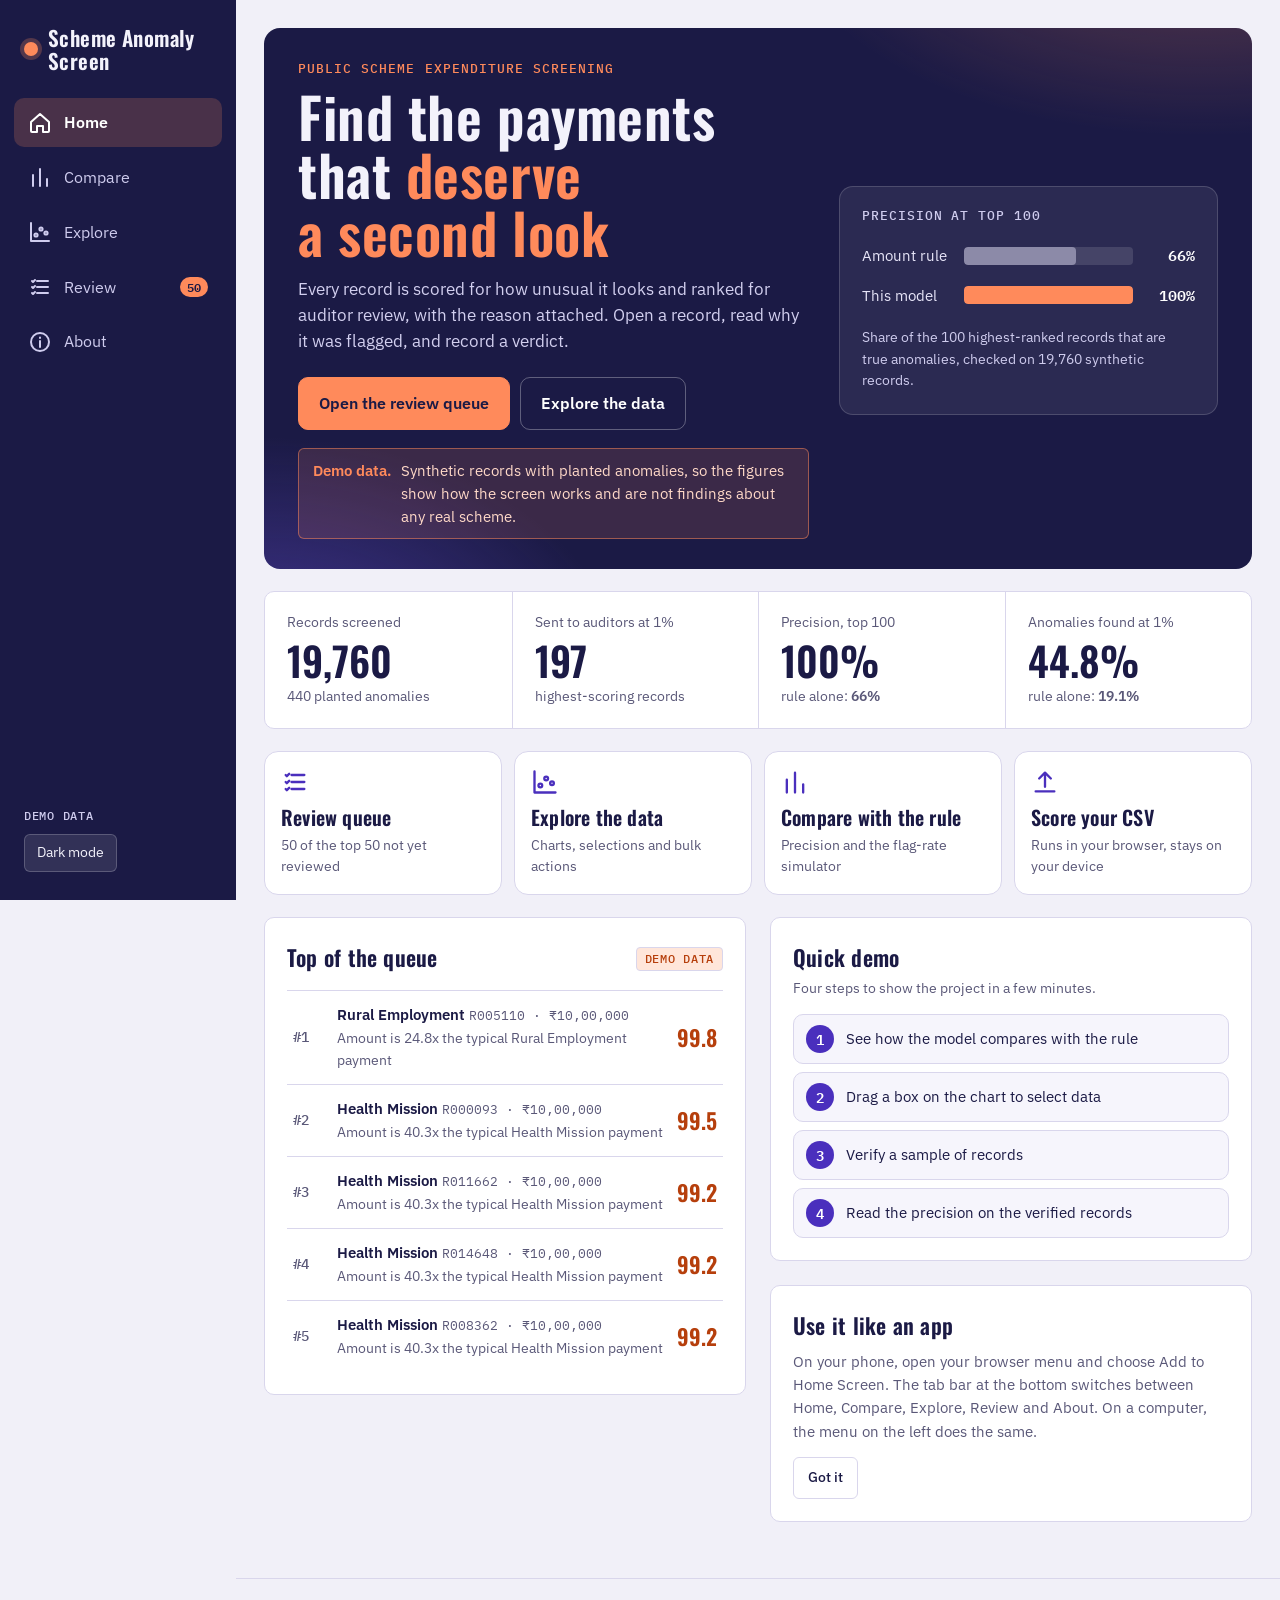
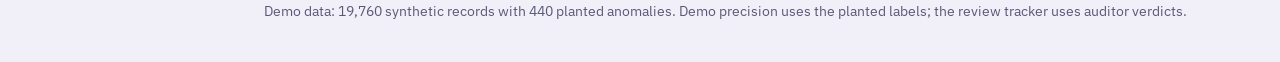
<file: frontend/index.html>
<!doctype html>
<html lang="en">
<head>
  <meta charset="utf-8">
  <meta name="viewport" content="width=device-width,initial-scale=1,viewport-fit=cover">
  <meta name="claude:viewport-fit-sides" content="cover">
  <title>Scheme Anomaly Screen</title>
  <link rel="manifest" href="manifest.json">
  <meta name="theme-color" content="#1B1A45">
  <link rel="preconnect" href="https://fonts.googleapis.com">
  <link rel="stylesheet" href="https://fonts.googleapis.com/css2?family=IBM+Plex+Mono:wght@400;500&family=IBM+Plex+Sans:wght@400;500;600&family=Oswald:wght@500;600&display=swap">
  <style>
/* Layout: an audit ledger with a live chart room. Dark nav and hero, then summary, comparison and simulator, a chart room (scatter, signals, months, heatmap), the review queue, and the method. */
:root {
  color-scheme: light;
  --bg: #F1F0F8;
  --surface: #FFFFFF;
  --surface-2: #F6F5FC;
  --ink: #1B1A45;
  --hdr: #1B1A45;
  --code-bg: #1B1A45;
  --muted: #5A5878;
  --line: #D9D6EC;
  --accent: #B63F0C;
  --accent-fill: #FF8A5B;
  --teal: #4A2FBD;
  --teal-tint: #E7E2FA;
  --on-teal: #FFFFFF;
  --base: #8C8AA8;
  --crit: #B3261E;
  --crit-tint: #FBE5E3;
  --warn-tint: #FFE6DA;
  --f-display: 'Oswald', 'Arial Narrow', Arial, sans-serif;
  --f-body: 'IBM Plex Sans', system-ui, -apple-system, 'Segoe UI', Arial, sans-serif;
  --f-mono: 'IBM Plex Mono', ui-monospace, Menlo, Consolas, monospace;
}
@media (prefers-color-scheme: dark) {
  :root:not([data-theme="light"]) {
    --bg: #0F0E24; --surface: #181637; --surface-2: #1F1D45; --ink: #ECEAFB; --hdr: #14123A; --code-bg: #0A0919; --muted: #A9A6CF;
    --line: #2D2B5C; --accent: #FF9E75; --teal: #B2A5FF; --teal-tint: #2B2563; --on-teal: #14103A; --base: #6F6D9A;
    --crit: #FF8A80; --crit-tint: #3C1F26; --warn-tint: #43271F; color-scheme: dark;
  }
}
:root[data-theme="dark"] {
  --bg: #0F0E24; --surface: #181637; --surface-2: #1F1D45; --ink: #ECEAFB; --hdr: #14123A; --code-bg: #0A0919; --muted: #A9A6CF;
  --line: #2D2B5C; --accent: #FF9E75; --teal: #B2A5FF; --teal-tint: #2B2563; --on-teal: #14103A; --base: #6F6D9A;
  --crit: #FF8A80; --crit-tint: #3C1F26; --warn-tint: #43271F; color-scheme: dark;
}
* { box-sizing: border-box; }
html { scroll-behavior: smooth; scroll-padding-top: env(safe-area-inset-top, 0px); }
@media (prefers-reduced-motion: reduce) { html { scroll-behavior: auto; } }
body { background: var(--bg); color: var(--ink); font: 400 16px/1.55 var(--f-body); margin: 0; padding: 0; }
body::before { content: ""; position: fixed; inset: 0 0 auto; height: env(safe-area-inset-top, 0px); z-index: 30; background: var(--hdr); }
img { max-width: 100%; }
[hidden]:not([hidden=until-found i]) { display: none !important; }
.wrap { max-width: 1180px; margin: 0 auto; padding-left: max(16px, env(safe-area-inset-left, 0px)); padding-right: max(16px, env(safe-area-inset-right, 0px)); }
h1, h2, h3 { font-family: var(--f-display); font-weight: 600; margin: 0; text-wrap: balance; letter-spacing: .01em; }
h2 { font-size: 32px; line-height: 1.15; }
p { margin: 0; }
section { scroll-margin-top: 68px; }
.eyebrow { font: 500 13px/1 var(--f-mono); letter-spacing: .08em; text-transform: uppercase; color: var(--accent); }
.mono { font-family: var(--f-mono); font-variant-numeric: tabular-nums; }
button, select, input { font: inherit; color: inherit; }
button { cursor: pointer; }
:focus-visible { outline: 3px solid var(--accent-fill); outline-offset: 2px; }

/* nav */
.brand { font: 600 21px/1 var(--f-display); letter-spacing: .02em; color: #F3F2FB; text-decoration: none; display: flex; align-items: center; gap: 10px; white-space: nowrap; }
.brand i { width: 14px; height: 14px; border-radius: 50%; background: var(--accent-fill); box-shadow: 0 0 0 4px rgba(255,138,91,.25); display: inline-block; flex: none; }
.tbtn { background: rgba(255,255,255,.1); border: 1px solid rgba(255,255,255,.2); color: #F3F2FB; border-radius: 6px; padding: 7px 12px; font-size: 14px; white-space: nowrap; }
.tbtn:hover { background: rgba(255,255,255,.18); }

.demo { margin-top: 22px; display: flex; gap: 10px; align-items: baseline; background: rgba(255,138,91,.14); border: 1px solid rgba(255,138,91,.5); padding: 10px 14px; border-radius: 6px; color: #FFD9C8; font-size: 15px; max-width: 58ch; }
.demo b { color: var(--accent-fill); font-weight: 600; white-space: nowrap; }

main { display: flex; flex-direction: column; gap: 68px; padding-block: 40px 72px; }
section > header { display: flex; flex-direction: column; gap: 8px; margin-bottom: 22px; }
section > header p { color: var(--muted); max-width: 70ch; }
.tag { display: inline-block; font: 500 12px/1 var(--f-mono); letter-spacing: .06em; text-transform: uppercase; padding: 5px 8px; border-radius: 4px; background: var(--warn-tint); color: var(--accent); border: 1px solid var(--line); margin-left: 10px; vertical-align: middle; }

/* summary */
.stats { display: grid; grid-template-columns: repeat(4, minmax(0, 1fr)); background: var(--surface); border: 1px solid var(--line); border-radius: 10px; position: relative; }
.stat { padding: 20px 22px; display: flex; flex-direction: column; gap: 6px; border-left: 1px solid var(--line); min-width: 0; }
.stat:first-child { border-left: none; }
.stat .k { font-size: 14px; color: var(--muted); }
.stat .v { font: 600 40px/1 var(--f-display); font-variant-numeric: tabular-nums; }
.stat .cmp { font-size: 14px; color: var(--muted); }
.stat .cmp b { color: var(--teal); font-weight: 600; }

.panel { background: var(--surface); border: 1px solid var(--line); border-radius: 10px; padding: 22px; min-width: 0; }
.panel h3 { font-size: 22px; margin-bottom: 4px; }
.small { font-size: 14px; color: var(--muted); }
.grid2 { display: grid; grid-template-columns: minmax(0, 1.35fr) minmax(0, 1fr); gap: 24px; align-items: start; }
.tscroll { overflow-x: auto; }
.grid2e { display: grid; grid-template-columns: repeat(2, minmax(0, 1fr)); gap: 24px; align-items: start; }
.stack { display: flex; flex-direction: column; gap: 24px; min-width: 0; }

/* bars */
.legend { display: flex; flex-wrap: wrap; gap: 8px 18px; font-size: 14px; color: var(--muted); margin-bottom: 14px; }
.legend i { display: inline-block; width: 12px; height: 12px; border-radius: 3px; margin-right: 7px; vertical-align: -1px; }
.legend i.dot { border-radius: 50%; }
.kgroup { display: grid; grid-template-columns: 70px minmax(0, 1fr); gap: 12px; align-items: center; padding-block: 11px; border-top: 1px solid var(--line); }
.kgroup:first-of-type { border-top: none; }
.kgroup .kl { font: 500 14px/1.2 var(--f-mono); color: var(--muted); }
.bars { display: flex; flex-direction: column; gap: 6px; }
.bar { display: grid; grid-template-columns: minmax(0, 1fr) 52px; gap: 10px; align-items: center; }
.track { height: 15px; background: var(--surface-2); border-radius: 3px; overflow: hidden; }
.track i { display: block; height: 100%; border-radius: 3px; }
.bar.ours i { background: var(--teal); }
.bar.base i { background: var(--base); }
.bar b { font: 500 14px/1 var(--f-mono); text-align: right; }

/* simulator */
.tabs { display: inline-flex; border: 1px solid var(--line); border-radius: 6px; overflow: hidden; }
.tabs button { background: var(--surface); border: none; border-left: 1px solid var(--line); padding: 8px 14px; font: 500 14px/1 var(--f-mono); }
.tabs button:first-child { border-left: none; }
.tabs button[aria-pressed="true"] { background: var(--ink); color: var(--bg); }
.simhead { display: flex; flex-wrap: wrap; gap: 12px; justify-content: space-between; align-items: center; margin-bottom: 12px; }
.slider { display: flex; flex-direction: column; gap: 6px; margin: 14px 0 18px; }
.slider label { font-size: 14px; color: var(--muted); display: flex; justify-content: space-between; gap: 10px; }
.slider label b { color: var(--ink); font-family: var(--f-mono); font-weight: 500; }
.slider input[type=range] { width: 100%; accent-color: var(--teal); }
.fig2 { display: grid; grid-template-columns: repeat(2, minmax(0, 1fr)); gap: 12px; }
.fig { background: var(--surface-2); border: 1px solid var(--line); border-radius: 8px; padding: 12px 14px; }
.fig .k { font-size: 13px; color: var(--muted); }
.fig .vv { display: flex; flex-wrap: wrap; gap: 2px 12px; align-items: baseline; margin-top: 4px; }
.fig .vv b { font: 600 28px/1 var(--f-display); color: var(--teal); font-variant-numeric: tabular-nums; }
.fig .vv span { font: 500 15px/1.2 var(--f-mono); color: var(--muted); white-space: nowrap; }
svg.chart { width: 100%; height: auto; display: block; }
svg.chart text { font: 400 13px var(--f-mono); fill: var(--muted); }
svg.chart .gl { stroke: var(--line); stroke-width: 1; }
svg.chart .ln { fill: none; stroke-width: 3; stroke-linejoin: round; stroke-linecap: round; }
svg.chart .ln.o { stroke: var(--teal); }
svg.chart .ln.b { stroke: var(--base); }
svg.chart .mk { stroke: var(--ink); stroke-width: 1.5; stroke-dasharray: 4 4; }
svg.chart circle.o { fill: var(--teal); stroke: var(--surface); stroke-width: 2; }
svg.chart circle.b { fill: var(--base); stroke: var(--surface); stroke-width: 2; }

/* explore */
.chartwrap { position: relative; }
canvas#scatter { width: 100%; height: 440px; display: block; border-radius: 6px; cursor: crosshair; touch-action: pan-y; }
.tip { position: absolute; z-index: 5; pointer-events: none; background: var(--ink); color: var(--bg); border-radius: 8px; padding: 10px 12px; font-size: 14px; max-width: 280px; box-shadow: 0 8px 24px rgba(0,0,0,.25); line-height: 1.4; }
.tip b { font-family: var(--f-mono); font-weight: 500; }
.tip .tw { margin-top: 4px; opacity: .85; font-size: 13px; }
.hbar { display: grid; grid-template-columns: 150px minmax(0, 1fr) 46px; gap: 10px; align-items: center; padding-block: 6px; font-size: 14px; }
.hbar .track { height: 12px; }
.hbar .track i { background: var(--teal); }
.hbar b { font: 500 14px/1 var(--f-mono); text-align: right; }
.months { display: flex; align-items: flex-end; gap: 6px; height: 170px; padding-top: 22px; }
.mcol { flex: 1; min-width: 0; display: flex; flex-direction: column; justify-content: flex-end; align-items: center; height: 100%; gap: 4px; }
.mcol i { display: block; width: 100%; background: var(--teal); border-radius: 3px 3px 0 0; min-height: 2px; }
.mcol.peak i { background: var(--accent-fill); }
.mcol span { font: 400 12px/1 var(--f-mono); color: var(--muted); }
.mcol em { font: 500 12px/1 var(--f-mono); font-style: normal; }
.heat { display: grid; gap: 3px; font-size: 13px; align-items: center; min-width: 560px; }
.heat .hh { font: 500 12px/1.2 var(--f-mono); color: var(--muted); text-align: center; padding: 4px 2px; }
.heat .hl { font: 400 13px/1 var(--f-mono); color: var(--muted); }
.heat .hc { height: 30px; display: flex; align-items: center; justify-content: center; border-radius: 4px; font: 500 13px/1 var(--f-mono); }

/* your data */
.mode { display: flex; flex-wrap: wrap; gap: 14px 24px; align-items: center; justify-content: space-between; }
.mode .m-l { display: flex; flex-direction: column; gap: 4px; min-width: 0; }
.mode b { font-weight: 600; }
.filebtn { display: inline-flex; align-items: center; gap: 8px; }
input[type=file] { font-size: 14px; max-width: 100%; }
.err { color: var(--crit); font-size: 14px; margin-top: 8px; font-weight: 500; }
code.k { font: 400 13px var(--f-mono); background: var(--surface-2); border: 1px solid var(--line); border-radius: 4px; padding: 2px 6px; }

/* review */
.tracker { background: var(--surface); border: 1px solid var(--line); border-radius: 10px; padding: 18px 22px; display: grid; grid-template-columns: minmax(0, 1fr) auto; gap: 18px 28px; align-items: center; margin-bottom: 14px; }
.tr-left { display: flex; flex-wrap: wrap; gap: 14px 34px; align-items: baseline; min-width: 0; }
.tr-fig { display: flex; flex-direction: column; gap: 2px; }
.tr-fig .k { font-size: 13px; color: var(--muted); }
.tr-fig .v { font: 600 30px/1.05 var(--f-display); font-variant-numeric: tabular-nums; }
.tr-note { grid-column: 1 / -1; font-size: 14px; color: var(--muted); }
.tr-actions { display: flex; flex-wrap: wrap; gap: 8px; }
.btn { border: 1px solid var(--line); background: var(--surface); border-radius: 6px; padding: 9px 14px; font-weight: 500; font-size: 14px; }
.btn:hover:not(:disabled) { border-color: var(--muted); }
.btn:disabled { opacity: .5; cursor: default; }
.btn.primary { background: var(--ink); color: var(--bg); border-color: var(--ink); }
.btn.teal { background: var(--teal); border-color: var(--teal); color: var(--on-teal); }
.btn.ghost { background: transparent; }
.filters { display: flex; flex-wrap: wrap; gap: 12px 18px; align-items: end; margin-bottom: 12px; }
.field { display: flex; flex-direction: column; gap: 4px; min-width: 0; }
.field label { font-size: 13px; color: var(--muted); }
.field select, .field input[type="search"] { background: var(--surface); color: var(--ink); border: 1px solid var(--line); border-radius: 6px; padding: 9px 10px; font-size: 15px; min-width: 150px; }
.field input[type="range"] { accent-color: var(--teal); width: 170px; }
.field .rv { font-family: var(--f-mono); font-size: 14px; }
.check { display: flex; gap: 8px; align-items: center; font-size: 15px; padding-bottom: 9px; }
.check input { accent-color: var(--teal); width: 18px; height: 18px; }
.sigf { display: flex; flex-wrap: wrap; gap: 8px; align-items: center; margin-bottom: 14px; }
.sigf .lbl { font-size: 13px; color: var(--muted); margin-right: 4px; }
.sigf button { background: var(--surface); border: 1px solid var(--line); border-radius: 999px; padding: 5px 12px; font-size: 13px; font-weight: 500; }
.sigf button[aria-pressed="true"] { background: var(--teal); border-color: var(--teal); color: var(--on-teal); }
.count { margin-left: auto; font-size: 14px; color: var(--muted); padding-bottom: 9px; }
ul.recs { list-style: none; margin: 0; padding: 0; background: var(--surface); border: 1px solid var(--line); border-radius: 10px; overflow: hidden; }
.cols, .rec-head { display: grid; grid-template-columns: 6px 48px 84px minmax(0, 1fr) 104px 118px 150px 124px; gap: 0 14px; align-items: center; }
.cols { padding: 10px 16px 10px 0; background: var(--surface-2); border: 1px solid var(--line); border-bottom: none; border-radius: 10px 10px 0 0; font: 500 12px/1 var(--f-mono); letter-spacing: .06em; text-transform: uppercase; color: var(--muted); }
.cols + ul.recs { border-radius: 0 0 10px 10px; }
.rec { border-top: 1px solid var(--line); }
.rec:first-child { border-top: none; }
.rec.flash { animation: flash 1.6s ease; }
@keyframes flash { 0%, 40% { background: var(--warn-tint); } 100% { background: transparent; } }
.rec-head { width: 100%; background: transparent; border: none; text-align: left; padding: 0 16px 0 0; min-height: 60px; }
.rec-head:hover { background: var(--surface-2); }
.sev { align-self: stretch; width: 6px; }
.sev-high { background: var(--crit); } .sev-mid { background: var(--accent-fill); } .sev-low { background: var(--teal); }
.rk, .rid, .dt, .amt { font-family: var(--f-mono); font-variant-numeric: tabular-nums; font-size: 14px; }
.rk { color: var(--muted); }
.who { min-width: 0; padding-block: 8px; font-size: 15px; }
.who b { font-weight: 600; } .who span { color: var(--muted); }
.amt { text-align: right; font-weight: 500; }
.sc { display: flex; align-items: center; gap: 10px; }
.scbar { flex: 1; height: 8px; background: var(--surface-2); border-radius: 4px; overflow: hidden; border: 1px solid var(--line); }
.scbar i { display: block; height: 100%; background: var(--teal); }
.sc b { font: 500 14px/1 var(--f-mono); width: 40px; text-align: right; }
.pill { display: inline-block; font-size: 13px; font-weight: 500; padding: 4px 10px; border-radius: 999px; border: 1px solid var(--line); color: var(--muted); white-space: nowrap; text-align: center; }
.pill.c { background: var(--teal-tint); border-color: var(--teal); color: var(--teal); }
.pill.f { background: var(--surface-2); border-color: var(--muted); color: var(--ink); }
.rec-body { padding: 4px 20px 22px; background: var(--surface-2); border-top: 1px dashed var(--line); display: grid; grid-template-columns: minmax(0, 1.4fr) minmax(0, 1fr); gap: 20px 36px; }
.rec-body h4 { margin: 14px 0 8px; font: 500 12px/1 var(--f-mono); letter-spacing: .07em; text-transform: uppercase; color: var(--muted); }
.why { margin: 0; padding-left: 20px; display: flex; flex-direction: column; gap: 6px; font-size: 16px; }
.chips { display: flex; flex-wrap: wrap; gap: 6px; }
.chip { font-size: 13px; font-weight: 500; padding: 4px 10px; border-radius: 4px; background: var(--warn-tint); color: var(--ink); border: 1px solid var(--line); }
.facts { display: grid; grid-template-columns: auto 1fr; gap: 6px 16px; font-size: 14px; margin: 0; }
.facts dt { color: var(--muted); } .facts dd { margin: 0; font-family: var(--f-mono); font-variant-numeric: tabular-nums; }
.verdict { display: flex; flex-wrap: wrap; gap: 8px; margin-top: 4px; }
.sev-label { font-size: 13px; font-weight: 600; }
.sev-label.high { color: var(--crit); } .sev-label.mid { color: var(--accent); } .sev-label.low { color: var(--teal); }
.more { display: flex; justify-content: center; padding-top: 18px; }
.empty { padding: 40px 20px; text-align: center; color: var(--muted); }
.csvbox { width: 100%; min-height: 120px; margin-top: 12px; font: 400 13px/1.4 var(--f-mono); background: var(--surface); color: var(--ink); border: 1px solid var(--line); border-radius: 6px; padding: 10px; }

/* method */
.sig { display: grid; grid-template-columns: repeat(3, minmax(0, 1fr)); border-top: 1px solid var(--line); }
.sig > div { padding: 18px 20px 20px 0; border-bottom: 1px solid var(--line); min-width: 0; }
.sig h3 { font-size: 20px; margin-bottom: 6px; }
.sig p { font-size: 15px; color: var(--muted); }
pre { margin: 10px 0 0; background: var(--code-bg); color: #E2E0F6; padding: 14px 16px; border-radius: 6px; overflow-x: auto; font: 400 14px/1.6 var(--f-mono); }
pre .c { color: #9C99C9; }
footer { border-top: 1px solid var(--line); padding-block: 22px 40px; color: var(--muted); font-size: 14px; }

button.hbar { background: none; border: 1px solid transparent; border-radius: 6px; width: 100%; text-align: left; color: inherit; padding-inline: 6px; margin-inline: -6px; width: calc(100% + 12px); }
button.hbar:hover { background: var(--surface-2); }
button.hbar[aria-pressed="true"] { background: var(--surface-2); border-color: var(--teal); }
button.hbar[aria-pressed="true"] .track i { background: var(--accent-fill); }
button.mcol { background: none; border: none; padding: 0; color: inherit; cursor: pointer; }
button.mcol:hover i { filter: brightness(1.15); }
button.mcol[aria-pressed="true"] i { outline: 2px solid var(--ink); outline-offset: 1px; }
button.mcol[aria-pressed="true"] span { color: var(--ink); font-weight: 600; }
button.hc { border: none; color: var(--ink); cursor: pointer; transition: background .25s ease; }
button.hc:hover { box-shadow: 0 0 0 2px var(--accent-fill); }
button.hc[aria-pressed="true"] { box-shadow: 0 0 0 2px var(--ink); }
button.hl, button.hh { background: none; border: none; cursor: pointer; padding: 4px 2px; font: inherit; color: var(--muted); }
button.hl { text-align: left; font: 400 13px/1 var(--f-mono); } button.hh { font: 500 12px/1.2 var(--f-mono); }
button.hl:hover, button.hh:hover { color: var(--ink); text-decoration: underline; }
button.hl[aria-pressed="true"], button.hh[aria-pressed="true"] { color: var(--ink); font-weight: 600; text-decoration: underline; }
.sigf .lbl { min-width: 62px; }
.tags { display: flex; flex-wrap: wrap; gap: 8px; margin-top: 4px; min-height: 8px; }
.tag2 { background: var(--teal-tint); border: 1px solid var(--teal); color: var(--teal); border-radius: 999px; padding: 4px 6px 4px 12px; font-size: 13px; font-weight: 500; display: inline-flex; gap: 8px; align-items: center; }
.tag2 b { font-weight: 600; width: 20px; height: 20px; line-height: 18px; text-align: center; border-radius: 50%; background: var(--teal); color: var(--on-teal); }
.figs5 { display: grid; grid-template-columns: repeat(5, minmax(0, 1fr)); gap: 12px; }
#selnote { background: var(--teal-tint); border: 1px solid var(--teal); border-radius: 8px; padding: 10px 14px; color: var(--ink); display: flex; flex-wrap: wrap; gap: 8px 16px; align-items: center; justify-content: space-between; font-size: 15px; }
@media (max-width: 980px) { .figs5 { grid-template-columns: repeat(2, minmax(0, 1fr)); } }
@media (max-width: 520px) { .figs5 { grid-template-columns: minmax(0, 1fr); } }
@media (max-width: 980px) {
  .grid2, .grid2e, .rec-body { grid-template-columns: minmax(0, 1fr); }
  .stats { grid-template-columns: repeat(2, minmax(0, 1fr)); }
  .stat:nth-child(3) { border-left: none; } .stat:nth-child(n+3) { border-top: 1px solid var(--line); }
  .sig { grid-template-columns: repeat(2, minmax(0, 1fr)); }
  .tracker { grid-template-columns: minmax(0, 1fr); }
}
@media (max-width: 820px) {
  .cols { display: none; }
  ul.recs, .cols + ul.recs { border-radius: 10px; }
  .rec-head { grid-template-columns: 6px 44px minmax(0, 1fr) auto; grid-template-areas: "sev rk id sc" "sev who who who" "sev dt amt vd"; gap: 2px 12px; padding: 10px 12px 10px 0; }
  .sev { grid-area: sev; } .rk { grid-area: rk; } .rid { grid-area: id; } .who { grid-area: who; padding-block: 2px; } .dt { grid-area: dt; }
  .amt { grid-area: amt; text-align: left; } .sc { grid-area: sc; width: 120px; } .vd { grid-area: vd; justify-self: end; }
  h2 { font-size: 27px; }
  canvas#scatter { height: 340px; }
}
@media (max-width: 520px) {
  .sig { grid-template-columns: minmax(0, 1fr); }
  .stat .v { font-size: 32px; } .stat { padding: 16px; }
  .field select, .field input[type="search"] { min-width: 0; width: 100%; }
  .field { flex: 1 1 140px; } .count { margin-left: 0; width: 100%; }
  .hbar { grid-template-columns: 112px minmax(0, 1fr) 40px; }
  .fig2 { grid-template-columns: minmax(0, 1fr); }
  .brand { font-size: 18px; } .tbtn { padding: 6px 9px; font-size: 13px; }
}
/* ---------- app shell ---------- */
.app { display: grid; grid-template-columns: 236px minmax(0, 1fr); min-height: 100vh; }
.rail { position: sticky; top: 0; height: 100vh; align-self: start; background: var(--hdr); color: #F3F2FB; padding: 22px 14px 18px; display: flex; flex-direction: column; gap: 6px; }
.rail .brand { padding: 4px 10px 20px; white-space: normal; line-height: 1.1; align-items: center; }
.navbtn { display: flex; gap: 12px; align-items: center; padding: 12px 14px; border-radius: 10px; border: none; background: none; color: #CFCCEE; font-size: 16px; text-align: left; width: 100%; }
.navbtn:hover { background: rgba(255,255,255,.08); color: #fff; }
.navbtn[aria-current="page"] { background: rgba(255,138,91,.2); color: #fff; font-weight: 600; }
.navbtn svg { flex: none; }
.rail-foot { margin-top: auto; display: flex; flex-direction: column; gap: 12px; padding: 10px; align-items: flex-start; }
.chipmode { font: 500 12px/1 var(--f-mono); letter-spacing: .06em; text-transform: uppercase; color: #CFCCEE; }
.badge { margin-left: auto; background: var(--accent-fill); color: #1B1A45; font: 600 12px/1 var(--f-mono); padding: 4px 7px; border-radius: 999px; min-width: 24px; text-align: center; }
.stage { min-width: 0; }
.appbar { display: none; }
main.stage-main { max-width: 1180px; margin: 0 auto; padding: 28px max(28px, env(safe-area-inset-right, 0px)) 56px max(28px, env(safe-area-inset-left, 0px)); gap: 28px; }
.foot { max-width: 1180px; margin: 0 auto; padding-left: max(28px, env(safe-area-inset-left, 0px)); padding-right: max(28px, env(safe-area-inset-right, 0px)); }
.view { animation: viewin .28s ease; }
.view[data-view="home"] { display: flex; flex-direction: column; gap: 22px; }
@keyframes viewin { from { opacity: 0; transform: translateY(8px); } to { opacity: 1; transform: none; } }
@media (prefers-reduced-motion: reduce) { .view { animation: none; } }
.tabbar { display: none; }
.homehero { background: radial-gradient(700px 360px at 95% -20%, rgba(255,138,91,.30), transparent 60%), radial-gradient(600px 400px at 0% 120%, rgba(110,84,230,.5), transparent 60%), var(--hdr); color: #F3F2FB; border-radius: 16px; padding: 34px 34px 30px; display: grid; grid-template-columns: minmax(0, 1.35fr) minmax(0, 1fr); gap: 30px; align-items: center; }
.homehero .eyebrow { color: var(--accent-fill); }
.homehero h1 { font-size: clamp(34px, 5vw, 56px); line-height: 1.04; margin-top: 12px; max-width: 20ch; }
.homehero h1 span { color: var(--accent-fill); }
.homehero .lead { margin-top: 14px; max-width: 58ch; color: #D2CFEF; font-size: 17px; }
.homehero .cta { display: flex; flex-wrap: wrap; gap: 10px; margin-top: 22px; }
.homehero .cta button { font-weight: 600; font-size: 16px; padding: 13px 20px; border-radius: 10px; border: 1px solid rgba(255,255,255,.3); background: transparent; color: #fff; min-height: 48px; }
.homehero .cta button.go { background: var(--accent-fill); border-color: var(--accent-fill); color: #1B1A45; }
.homehero .cta button:hover { filter: brightness(1.08); }
.homehero .demo { margin-top: 18px; }
.tiles { display: grid; grid-template-columns: repeat(4, minmax(0, 1fr)); gap: 12px; }
.tile { background: var(--surface); border: 1px solid var(--line); border-radius: 14px; padding: 16px; text-align: left; min-height: 124px; display: flex; flex-direction: column; gap: 6px; color: var(--ink); }
.tile svg { color: var(--teal); width: 28px; height: 28px; margin-bottom: 4px; }
.tile b { font: 600 20px/1.15 var(--f-display); letter-spacing: .01em; }
.tile span { font-size: 14px; color: var(--muted); }
.tile:hover { border-color: var(--teal); }
#queue { display: flex; flex-direction: column; margin-top: 8px; }
.qi { display: grid; grid-template-columns: 34px minmax(0, 1fr) auto; gap: 2px 10px; padding: 12px 6px; border: none; border-top: 1px solid var(--line); background: none; text-align: left; color: var(--ink); align-items: center; min-height: 64px; }
.qi:hover { background: var(--surface-2); }
.qi .q-rk { font: 500 14px/1 var(--f-mono); color: var(--muted); grid-row: span 2; }
.qi .q-t { font-size: 15px; font-weight: 600; min-width: 0; }
.qi .q-t span { font: 400 13px var(--f-mono); color: var(--muted); }
.qi .q-s { font: 600 22px/1 var(--f-display); color: var(--accent); grid-row: span 2; }
.qi .q-w { font-size: 14px; color: var(--muted); grid-column: 2; min-width: 0; }
@media (max-width: 900px) {
  .app { grid-template-columns: minmax(0, 1fr); }
  .rail { display: none; }
  .appbar { display: flex; position: sticky; top: env(safe-area-inset-top, 0px); z-index: 31; background: var(--hdr); color: #F3F2FB; height: 54px; align-items: center; justify-content: space-between; gap: 12px; padding-left: max(16px, env(safe-area-inset-left, 0px)); padding-right: max(16px, env(safe-area-inset-right, 0px)); border-bottom: 1px solid rgba(255,255,255,.1); }
  .appbar h1 { font: 600 24px/1 var(--f-display); }
  main.stage-main { padding: 18px max(16px, env(safe-area-inset-right, 0px)) 28px max(16px, env(safe-area-inset-left, 0px)); gap: 24px; }
  .foot { padding-left: max(16px, env(safe-area-inset-left, 0px)); padding-right: max(16px, env(safe-area-inset-right, 0px)); padding-bottom: calc(76px + env(safe-area-inset-bottom, 0px)); }
  .tabbar { display: grid; grid-template-columns: repeat(5, minmax(0, 1fr)); position: fixed; left: 0; right: 0; bottom: 0; z-index: 40; background: var(--surface); border-top: 1px solid var(--line); padding-bottom: env(safe-area-inset-bottom, 0px); padding-left: env(safe-area-inset-left, 0px); padding-right: env(safe-area-inset-right, 0px); box-shadow: 0 -6px 20px rgba(20,16,70,.08); }
  .tab { background: none; border: none; display: flex; flex-direction: column; align-items: center; gap: 3px; padding: 9px 2px 8px; font-size: 12px; color: var(--muted); position: relative; min-height: 58px; }
  .tab[aria-current="page"] { color: var(--teal); font-weight: 600; }
  .tab[aria-current="page"]::before { content: ""; position: absolute; top: 0; left: 28%; right: 28%; height: 3px; border-radius: 0 0 3px 3px; background: var(--teal); }
  .tab .badge { position: absolute; top: 4px; left: calc(50% + 6px); margin: 0; font-size: 11px; padding: 3px 6px; min-width: 20px; }
  .tiles { grid-template-columns: repeat(2, minmax(0, 1fr)); }
  .homehero { padding: 24px 20px 22px; grid-template-columns: minmax(0, 1fr); }
  .btn, .field select, .field input[type="search"], .tbtn { min-height: 44px; }
  .tabs button { min-height: 42px; }
  .sigf button { min-height: 38px; padding-inline: 14px; }
}
@media (max-width: 520px) { .tile { min-height: 112px; } .tile b { font-size: 18px; } }
[tabindex="-1"]:focus { outline: none; }
.hh-l { min-width: 0; }
.herovis { background: rgba(255,255,255,.07); border: 1px solid rgba(255,255,255,.16); border-radius: 14px; padding: 22px; min-width: 0; }
.hv-t { font: 500 13px/1 var(--f-mono); letter-spacing: .07em; text-transform: uppercase; color: #CFCCEE; margin-bottom: 14px; }
.hv-row { display: grid; grid-template-columns: 92px minmax(0, 1fr) 52px; gap: 10px; align-items: center; padding-block: 8px; font-size: 15px; color: #E7E5F8; }
.hv-track { height: 18px; background: rgba(255,255,255,.12); border-radius: 4px; overflow: hidden; }
.hv-track i { display: block; height: 100%; background: #8C8AA8; border-radius: 4px; width: 0; }
.hv-row:nth-of-type(2) .hv-track i { background: var(--accent-fill); }
.hv-row b { font: 600 15px/1 var(--f-mono); text-align: right; color: #fff; }
.hv-n { margin-top: 12px; font-size: 14px; color: #CFCCEE; }
.steps { list-style: none; margin: 14px 0 0; padding: 0; display: flex; flex-direction: column; gap: 8px; }
.steps button { display: flex; gap: 12px; align-items: center; width: 100%; text-align: left; background: var(--surface-2); border: 1px solid var(--line); border-radius: 10px; padding: 10px 12px; color: var(--ink); min-height: 48px; font-size: 15px; }
.steps button:hover { border-color: var(--teal); }
.steps b { width: 28px; height: 28px; border-radius: 50%; background: var(--teal); color: var(--on-teal); display: flex; align-items: center; justify-content: center; font: 600 14px var(--f-mono); flex: none; }
.chipmode.net { color: var(--accent-fill); border: 1px solid var(--accent-fill); border-radius: 999px; padding: 4px 8px; }
@media (prefers-reduced-motion: no-preference) { .track i, .scbar i { transition: width .5s ease; } }
@media (prefers-reduced-motion: reduce) { .rec.flash { animation: none; } }
  </style>
</head>
<body>

<div class="app">
  <aside class="rail" aria-label="App navigation">
    <a class="brand" href="#home" data-go="home"><i></i>Scheme Anomaly Screen</a>
    <button type="button" class="navbtn" data-go="home"><svg viewBox="0 0 24 24" width="24" height="24" fill="none" stroke="currentColor" stroke-width="2" stroke-linecap="round" stroke-linejoin="round" aria-hidden="true"><path d="M3 11l9-8 9 8v9a1 1 0 0 1-1 1h-5v-6H9v6H4a1 1 0 0 1-1-1z"/></svg><span>Home</span></button>
    <button type="button" class="navbtn" data-go="compare"><svg viewBox="0 0 24 24" width="24" height="24" fill="none" stroke="currentColor" stroke-width="2" stroke-linecap="round" stroke-linejoin="round" aria-hidden="true"><path d="M5 21V10M12 21V4M19 21v-7"/></svg><span>Compare</span></button>
    <button type="button" class="navbtn" data-go="explore"><svg viewBox="0 0 24 24" width="24" height="24" fill="none" stroke="currentColor" stroke-width="2" stroke-linecap="round" stroke-linejoin="round" aria-hidden="true"><path d="M3 3v18h18"/><circle cx="8" cy="15" r="1.6"/><circle cx="13" cy="9" r="1.6"/><circle cx="18" cy="13" r="1.6"/></svg><span>Explore</span></button>
    <button type="button" class="navbtn" data-go="review"><svg viewBox="0 0 24 24" width="24" height="24" fill="none" stroke="currentColor" stroke-width="2" stroke-linecap="round" stroke-linejoin="round" aria-hidden="true"><path d="M9 6h11M9 12h11M9 18h11M4 6l1 1 2-2M4 12l1 1 2-2M4 18l1 1 2-2"/></svg><span>Review</span><span class="badge" hidden></span></button>
    <button type="button" class="navbtn" data-go="about"><svg viewBox="0 0 24 24" width="24" height="24" fill="none" stroke="currentColor" stroke-width="2" stroke-linecap="round" stroke-linejoin="round" aria-hidden="true"><circle cx="12" cy="12" r="9"/><path d="M12 11v6M12 7.5v.5"/></svg><span>About</span></button>
    <div class="rail-foot">
      <span class="chipmode" id="modechip">Demo data</span>
      <span class="chipmode net" hidden>Offline</span>
      <button class="tbtn themebtn" type="button" aria-pressed="false">Dark mode</button>
    </div>
  </aside>

  <div class="stage">
    <header class="appbar">
      <h1 id="apptitle">Home</h1>
      <div style="display:flex;gap:10px;align-items:center">
        <span class="chipmode net" hidden>Offline</span>
        <span class="chipmode" id="modechip2">Demo data</span>
        <button class="tbtn themebtn" type="button" aria-pressed="false">Dark mode</button>
      </div>
    </header>

    <main class="stage-main" id="views">

      <section class="view" id="v-home" data-view="home">
        <div class="homehero">
          <div class="hh-l">
            <p class="eyebrow">Public scheme expenditure screening</p>
            <h1>Find the payments that <span>deserve a second look</span></h1>
            <p class="lead">Every record is scored for how unusual it looks and ranked for auditor review, with the reason attached. Open a record, read why it was flagged, and record a verdict.</p>
            <div class="cta">
              <button type="button" class="go" data-go="review">Open the review queue</button>
              <button type="button" data-go="explore">Explore the data</button>
            </div>
            <p class="demo"><b>Demo data.</b> <span id="demonote">Synthetic records with planted anomalies, so the figures show how the screen works and are not findings about any real scheme.</span></p>
          </div>
          <div class="herovis" id="herovis" aria-label="Precision at top 100, model against the amount rule">
            <p class="hv-t">Precision at top 100</p>
            <div class="hv-row"><span>Amount rule</span><div class="hv-track"><i id="hv-base"></i></div><b id="hv-bv"></b></div>
            <div class="hv-row"><span>This model</span><div class="hv-track"><i id="hv-ours"></i></div><b id="hv-ov"></b></div>
            <p class="hv-n">Share of the 100 highest-ranked records that are true anomalies, checked on 19,760 synthetic records.</p>
          </div>
        </div>

        <div class="stats" id="stats"></div>

        <div class="tiles">
          <button type="button" class="tile" data-go="review"><svg viewBox="0 0 24 24" width="24" height="24" fill="none" stroke="currentColor" stroke-width="2" stroke-linecap="round" stroke-linejoin="round" aria-hidden="true"><path d="M9 6h11M9 12h11M9 18h11M4 6l1 1 2-2M4 12l1 1 2-2M4 18l1 1 2-2"/></svg><b>Review queue</b><span id="t-review-sub">Records waiting for a verdict</span></button>
          <button type="button" class="tile" data-go="explore"><svg viewBox="0 0 24 24" width="24" height="24" fill="none" stroke="currentColor" stroke-width="2" stroke-linecap="round" stroke-linejoin="round" aria-hidden="true"><path d="M3 3v18h18"/><circle cx="8" cy="15" r="1.6"/><circle cx="13" cy="9" r="1.6"/><circle cx="18" cy="13" r="1.6"/></svg><b>Explore the data</b><span>Charts, selections and bulk actions</span></button>
          <button type="button" class="tile" data-go="compare"><svg viewBox="0 0 24 24" width="24" height="24" fill="none" stroke="currentColor" stroke-width="2" stroke-linecap="round" stroke-linejoin="round" aria-hidden="true"><path d="M5 21V10M12 21V4M19 21v-7"/></svg><b>Compare with the rule</b><span>Precision and the flag-rate simulator</span></button>
          <button type="button" class="tile" data-go="explore" data-file="1"><svg viewBox="0 0 24 24" width="24" height="24" fill="none" stroke="currentColor" stroke-width="2" stroke-linecap="round" stroke-linejoin="round" aria-hidden="true"><path d="M12 16V4M7 9l5-5 5 5M4 20h16"/></svg><b>Score your CSV</b><span>Runs in your browser, stays on your device</span></button>
        </div>

        <div class="grid2e">
          <div class="panel">
            <div class="simhead"><h3>Top of the queue</h3><span class="tag" id="q-src" style="margin:0">Demo data</span></div>
            <div id="queue"></div>
          </div>
          <div class="stack">
            <div class="panel">
              <h3>Quick demo</h3>
              <p class="small">Four steps to show the project in a few minutes.</p>
              <ol class="steps">
                <li><button type="button" data-go="compare"><b>1</b><span>See how the model compares with the rule</span></button></li>
                <li><button type="button" data-go="explore"><b>2</b><span>Drag a box on the chart to select data</span></button></li>
                <li><button type="button" data-go="review" data-do="sample"><b>3</b><span>Verify a sample of records</span></button></li>
                <li><button type="button" data-go="review"><b>4</b><span>Read the precision on the verified records</span></button></li>
              </ol>
            </div>
            <div class="panel" id="tipcard">
              <h3>Use it like an app</h3>
              <p class="small" style="margin:8px 0 14px;font-size:15px">On your phone, open your browser menu and choose Add to Home Screen. The tab bar at the bottom switches between Home, Compare, Explore, Review and About. On a computer, the menu on the left does the same.</p>
              <button class="btn" id="tip-x" type="button">Got it</button>
            </div>
          </div>
        </div>
      </section>

      <section class="view" id="v-compare" data-view="compare" hidden>
        <header>
          <h2>Against the amount-threshold rule <span class="tag">Demo data</span></h2>
          <p>The baseline flags the largest payments. The model combines six signals and an Isolation Forest. Both are checked on the same records. Precision at top-K is the share of the K highest-ranked records that are true anomalies.</p>
        </header>
        <div class="grid2">
          <div class="panel">
            <div class="legend"><span><i style="background:var(--base)"></i>Amount-threshold rule</span><span><i style="background:var(--teal)"></i>This model</span></div>
            <div id="kbars"></div>
          </div>
          <div class="panel">
            <div class="simhead">
              <h3>Flag-rate simulator</h3>
              <div class="tabs" role="group" aria-label="Metric">
                <button type="button" data-curve="p" aria-pressed="true">Precision</button>
                <button type="button" data-curve="r" aria-pressed="false">Found</button>
              </div>
            </div>
            <p class="small">Drag to choose how many records go to auditors. Found is the share of all true anomalies caught.</p>
            <div class="slider">
              <label for="sim-k"><span>Records flagged</span><b id="sim-kv"></b></label>
              <input type="range" id="sim-k" min="10" max="1000" step="10" value="200">
            </div>
            <div class="fig2" id="simfig"></div>
            <div style="margin-top:16px"><svg class="chart" id="curve" viewBox="0 0 560 270" role="img" aria-label="Precision or found share against records flagged, for the model and the rule"></svg></div>
          </div>
        </div>
      </section>

      <section class="view" id="v-explore" data-view="explore" hidden>
        <header>
          <h2>Chart room</h2>
          <p>Every payment plotted by date and amount. Grey dots are not flagged. Coloured dots are the records sent for review. Hover a dot for the reason, click it to open it in the queue, or drag a box to select a region.</p>
        </header>

        <div class="panel" id="yourdata" style="margin-bottom:24px">
          <div class="mode">
            <div class="m-l">
              <span><b id="mode-t">Showing the demo dataset</b></span>
              <span class="small" id="mode-d">19,760 synthetic records scored by the full model. Load a CSV to score your own file in this browser, or pull live data from the Python backend.</span>
            </div>
            <div style="display:flex;gap:10px;flex-wrap:wrap;align-items:center">
              <button class="btn teal" id="b-backend-load" type="button">Load Backend API Data</button>
              <label class="btn filebtn" for="file">Load a CSV<input type="file" id="file" accept=".csv,text/csv" hidden></label>
              <button class="btn ghost" id="b-demo-reset" type="button" hidden>Back to demo data</button>
            </div>
          </div>
          <p class="small" style="margin-top:12px">Columns needed: <code class="k">scheme</code> <code class="k">district</code> <code class="k">vendor</code> <code class="k">date</code> <code class="k">amount</code>, and optionally <code class="k">record_id</code>. The file stays on your device. The browser version uses the five rule signals and does not run the Isolation Forest.</p>
          <p class="err" id="upmsg" role="alert" hidden></p>
        </div>

        <div class="panel" id="selpanel" style="margin-bottom:24px">
          <div class="simhead">
            <div>
              <h3>Select data</h3>
              <p class="small" style="max-width:64ch">Pick from the menus, click a bar or a heatmap cell, or drag a box on the chart. The chart, the totals below and the review queue all follow your selection.</p>
            </div>
            <button class="btn ghost" id="sel-clear" type="button" disabled>Clear selection</button>
          </div>
          <div class="filters" style="margin:14px 0 10px">
            <div class="field"><label for="s-scheme">Scheme</label><select id="s-scheme"></select></div>
            <div class="field"><label for="s-district">District</label><select id="s-district"></select></div>
            <div class="field"><label for="s-month">Month</label><select id="s-month"></select></div>
          </div>
          <div class="sigf" id="sevchips" role="group" aria-label="Severity"></div>
          <div class="sigf" id="sigchips" role="group" aria-label="Signals"></div>
          <div class="tags" id="seltags" aria-live="polite"></div>
        </div>

        <div class="panel">
          <div class="legend" id="scleg"></div>
          <div class="chartwrap"><canvas id="scatter" role="img" aria-label="Scatter plot of payment amount against date. Flagged records are coloured by severity."></canvas><div class="tip" id="tip" hidden></div></div>
          <p class="small" style="margin-top:10px" id="scnote"></p>
        </div>

        <div class="panel" id="sumpanel" style="margin-top:24px">
          <div class="simhead"><h3 id="sumtitle">Selection summary</h3><button class="btn primary" id="b-openq" type="button">Open in the review queue</button></div>
          <div class="figs5" id="selsum"></div>
          <div class="tr-actions" id="selact" style="margin-top:16px"></div>
          <p class="small" id="selmsg" aria-live="polite" style="margin-top:10px"></p>
          <div id="selcopy"></div>
        </div>

        <div class="grid2e" style="margin-top:24px">
          <div class="panel"><h3>Which signals fired</h3><p class="small" style="margin-bottom:10px">Click a bar to select that signal.</p><div id="sigbars"></div></div>
          <div class="panel"><h3>Flagged by month</h3><p class="small" id="monthnote">Click a month to select it.</p><div class="months" id="months"></div></div>
        </div>
        <div class="panel" style="margin-top:24px">
          <h3>Where they sit</h3>
          <p class="small" style="margin-bottom:12px">Click a cell, a scheme name or a district to select it. Darker cells hold more records.</p>
          <div class="tscroll"><div class="heat" id="heat"></div></div>
        </div>
      </section>

      <section class="view" id="v-review" data-view="review" hidden>
        <header>
          <h2>Review queue</h2>
          <p>Top 300 records, strongest anomaly first. Open a row to see the reason. Verdicts are kept in this browser and feed the precision figure below.</p>
        </header>
        <div class="tracker" id="tracker"></div>
        <div class="filters">
          <div class="field"><label for="f-min">Minimum score <span class="rv" id="f-min-v"></span></label><input type="range" id="f-min" min="60" max="99" step="1" value="60"></div>
          <div class="field"><label for="f-sort">Sort by</label><select id="f-sort"><option value="rank">Rank (score)</option><option value="amt">Amount, high to low</option><option value="date">Date, oldest first</option></select></div>
          <div class="field"><label for="f-q">Record or vendor</label><input type="search" id="f-q" placeholder="R005110 or V142"></div>
          <label class="check"><input type="checkbox" id="f-open"> Not yet reviewed</label>
          <span class="count" id="count" aria-live="polite"></span>
        </div>
        <div id="selnote" hidden></div><div style="height:12px"></div>
        <div class="cols" aria-hidden="true"><span></span><span>Rank</span><span>Record</span><span>Scheme, district, vendor</span><span>Date</span><span style="text-align:right">Amount</span><span>Score</span><span>Verdict</span></div>
        <ul class="recs" id="recs"></ul>
        <div class="more"><button class="btn" id="more" type="button" hidden>Show 40 more</button></div>
      </section>

      <section class="view" id="v-about" data-view="about" hidden>
        <header>
          <h2>What the screen looks for</h2>
          <p>Each signal is scaled from 0 to 1 and the signals are merged so that several weak hints add up. Scheme medians, not one global threshold, decide what counts as a large payment.</p>
        </header>
        <div class="sig">
          <div><h3>Unusual amount</h3><p>Payment far above the typical amount for its own scheme, measured with a robust z-score on the logarithm of the amount.</p></div>
          <div><h3>Repeated payments</h3><p>Same vendor and amount several times within 15 days. Catches duplicates and bills split to stay under an approval limit.</p></div>
          <div><h3>Round amounts</h3><p>Large payments of exactly ₹50,000, ₹1,00,000 and similar. Real invoices rarely land on round figures.</p></div>
          <div><h3>Year-end rush</h3><p>Large payments in the last week of March, when budgets are used up before the financial year closes.</p></div>
          <div><h3>Vendor concentration</h3><p>One vendor holding an unusually large share of a district's spending.</p></div>
          <div><h3>Isolation Forest and Benford</h3><p>An unsupervised model scores records that look odd across all features together, including a first-digit (Benford) deviation per vendor.</p></div>
        </div>
        <div class="grid2" style="margin-top:28px">
          <div><h3 style="font-size:22px">A flag is a lead, not a verdict</h3><p class="small" style="margin-top:6px;font-size:15px">Unusual spending can have honest causes, such as a large one-off project. Auditors confirm or dismiss every flag. Published data can be incomplete, so results depend on its quality.</p></div>
          <div><h3 style="font-size:22px">Run the full model on real data</h3>
<pre><span class="c"># columns: record_id, scheme, district, vendor, date, amount</span>
python app.py
<span class="c"># submitted by Laksh Mahajan (12512521) &amp; Sankalp Jeet Singh (12512484)</span></pre></div>
        </div>
        <p class="small" style="margin-top:28px">Version 1.0 · CSE276 Artificial Intelligence Foundations · Public Scheme Expenditure Anomaly &amp; Fraud Screening. Records you load stay on your device.</p>
      </section>
    </main>

    <footer><div class="foot">Demo data: 19,760 synthetic records with 440 planted anomalies. Demo precision uses the planted labels; the review tracker uses auditor verdicts.</div></footer>
  </div>
</div>

<nav class="tabbar" aria-label="App navigation">
  <button type="button" class="tab" data-go="home"><svg viewBox="0 0 24 24" width="24" height="24" fill="none" stroke="currentColor" stroke-width="2" stroke-linecap="round" stroke-linejoin="round" aria-hidden="true"><path d="M3 11l9-8 9 8v9a1 1 0 0 1-1 1h-5v-6H9v6H4a1 1 0 0 1-1-1z"/></svg><span>Home</span></button>
  <button type="button" class="tab" data-go="compare"><svg viewBox="0 0 24 24" width="24" height="24" fill="none" stroke="currentColor" stroke-width="2" stroke-linecap="round" stroke-linejoin="round" aria-hidden="true"><path d="M5 21V10M12 21V4M19 21v-7"/></svg><span>Compare</span></button>
  <button type="button" class="tab" data-go="explore"><svg viewBox="0 0 24 24" width="24" height="24" fill="none" stroke="currentColor" stroke-width="2" stroke-linecap="round" stroke-linejoin="round" aria-hidden="true"><path d="M3 3v18h18"/><circle cx="8" cy="15" r="1.6"/><circle cx="13" cy="9" r="1.6"/><circle cx="18" cy="13" r="1.6"/></svg><span>Explore</span></button>
  <button type="button" class="tab" data-go="review"><svg viewBox="0 0 24 24" width="24" height="24" fill="none" stroke="currentColor" stroke-width="2" stroke-linecap="round" stroke-linejoin="round" aria-hidden="true"><path d="M9 6h11M9 12h11M9 18h11M4 6l1 1 2-2M4 12l1 1 2-2M4 18l1 1 2-2"/></svg><span>Review</span><span class="badge" hidden></span></button>
  <button type="button" class="tab" data-go="about"><svg viewBox="0 0 24 24" width="24" height="24" fill="none" stroke="currentColor" stroke-width="2" stroke-linecap="round" stroke-linejoin="round" aria-hidden="true"><circle cx="12" cy="12" r="9"/><path d="M12 11v6M12 7.5v.5"/></svg><span>About</span></button>
</nav>

<script>
const DATA = {"records":[{"r":1,"id":"R005110","s":"Rural Employment","d":"District 06","v":"V142","dt":"2025-03-26","a":1000000,"sc":99.8,"why":"Amount is 24.8x the typical Rural Employment payment; Round amount (Rs 1,000,000); Large payment in the last week of the financial year","t":1},{"r":2,"id":"R000093","s":"Health Mission","d":"District 01","v":"V137","dt":"2025-01-22","a":1000000,"sc":99.5,"why":"Amount is 40.3x the typical Health Mission payment; Round amount (Rs 1,000,000); Vendor V137 holds an unusually large share of District 01 spending","t":1},{"r":3,"id":"R011662","s":"Health Mission","d":"District 03","v":"V048","dt":"2024-04-13","a":1000000,"sc":99.2,"why":"Amount is 40.3x the typical Health Mission payment; Round amount (Rs 1,000,000)","t":1},{"r":4,"id":"R014648","s":"Health Mission","d":"District 08","v":"V010","dt":"2024-06-27","a":1000000,"sc":99.2,"why":"Amount is 40.3x the typical Health Mission payment; Round amount (Rs 1,000,000)","t":1},{"r":5,"id":"R008362","s":"Health Mission","d":"District 06","v":"V152","dt":"2025-03-22","a":1000000,"sc":99.2,"why":"Amount is 40.3x the typical Health Mission payment; Round amount (Rs 1,000,000)","t":1},{"r":6,"id":"R013094","s":"Health Mission","d":"District 03","v":"V051","dt":"2025-03-06","a":1000000,"sc":99.2,"why":"Amount is 40.3x the typical Health Mission payment; Round amount (Rs 1,000,000)","t":1},{"r":7,"id":"R014672","s":"Rural Employment","d":"District 10","v":"V178","dt":"2024-06-03","a":1000000,"sc":98.4,"why":"Amount is 24.8x the typical Rural Employment payment; Round amount (Rs 1,000,000)","t":1},{"r":8,"id":"R011989","s":"Rural Employment","d":"District 07","v":"V144","dt":"2024-09-21","a":1000000,"sc":98.3,"why":"Amount is 24.8x the typical Rural Employment payment; Round amount (Rs 1,000,000)","t":1},{"r":9,"id":"R013942","s":"Rural Employment","d":"District 08","v":"V071","dt":"2025-01-06","a":1000000,"sc":98.3,"why":"Amount is 24.8x the typical Rural Employment payment; Round amount (Rs 1,000,000)","t":1},{"r":10,"id":"R014331","s":"Rural Housing","d":"District 06","v":"V163","dt":"2025-03-25","a":2593816,"sc":98.2,"why":"Amount is 17.2x the typical Rural Housing payment; Large payment in the last week of the financial year; Vendor V163 holds an unusually large share of District 06 spending","t":1},{"r":11,"id":"R009425","s":"Health Mission","d":"District 10","v":"V157","dt":"2025-02-15","a":500000,"sc":97.7,"why":"Amount is 20.1x the typical Health Mission payment; Round amount (Rs 500,000)","t":1},{"r":12,"id":"R013210","s":"Health Mission","d":"District 07","v":"V144","dt":"2024-11-15","a":500000,"sc":97.7,"why":"Amount is 20.1x the typical Health Mission payment; Round amount (Rs 500,000)","t":1},{"r":13,"id":"R013627","s":"Rural Employment","d":"District 10","v":"V097","dt":"2025-01-22","a":500000,"sc":96.6,"why":"Amount is 12.4x the typical Rural Employment payment; Round amount (Rs 500,000)","t":1},{"r":14,"id":"R016896","s":"Rural Employment","d":"District 01","v":"V154","dt":"2024-11-06","a":500000,"sc":96.6,"why":"Amount is 12.4x the typical Rural Employment payment; Round amount (Rs 500,000)","t":1},{"r":15,"id":"R004749","s":"Rural Employment","d":"District 04","v":"V041","dt":"2025-02-28","a":500000,"sc":96.6,"why":"Amount is 12.4x the typical Rural Employment payment; Round amount (Rs 500,000)","t":1},{"r":16,"id":"R012365","s":"Rural Employment","d":"District 05","v":"V059","dt":"2024-10-13","a":500000,"sc":96.6,"why":"Amount is 12.4x the typical Rural Employment payment; Round amount (Rs 500,000)","t":1},{"r":17,"id":"R011203","s":"Rural Employment","d":"District 03","v":"V075","dt":"2024-12-24","a":500000,"sc":96.6,"why":"Amount is 12.4x the typical Rural Employment payment; Round amount (Rs 500,000)","t":1},{"r":18,"id":"R019069","s":"Rural Employment","d":"District 08","v":"V020","dt":"2024-05-04","a":500000,"sc":96.6,"why":"Amount is 12.4x the typical Rural Employment payment; Round amount (Rs 500,000)","t":1},{"r":19,"id":"R004404","s":"Farmer Support","d":"District 07","v":"V131","dt":"2025-02-02","a":1000000,"sc":96.5,"why":"Amount is 10.9x the typical Farmer Support payment; Round amount (Rs 1,000,000)","t":1},{"r":20,"id":"R016402","s":"Farmer Support","d":"District 10","v":"V049","dt":"2024-12-09","a":1000000,"sc":96.4,"why":"Amount is 10.9x the typical Farmer Support payment; Round amount (Rs 1,000,000)","t":1},{"r":21,"id":"R015497","s":"Farmer Support","d":"District 05","v":"V149","dt":"2024-06-08","a":1000000,"sc":96.2,"why":"Amount is 10.9x the typical Farmer Support payment; Round amount (Rs 1,000,000)","t":1},{"r":22,"id":"R018578","s":"Rural Housing","d":"District 05","v":"V111","dt":"2024-11-07","a":50000,"sc":95.6,"why":"Round amount (Rs 50,000); Vendor V111 holds an unusually large share of District 05 spending","t":1},{"r":23,"id":"R009922","s":"Rural Employment","d":"District 08","v":"V036","dt":"2025-03-31","a":319701,"sc":95.5,"why":"Amount is 7.9x the typical Rural Employment payment; Large payment in the last week of the financial year","t":1},{"r":24,"id":"R009314","s":"Rural Housing","d":"District 10","v":"V172","dt":"2025-03-20","a":47798,"sc":95.4,"why":"Same vendor and amount paid 5 times within 15 days; Vendor V172 holds an unusually large share of District 10 spending","t":1},{"r":25,"id":"R010933","s":"Rural Housing","d":"District 10","v":"V172","dt":"2025-03-17","a":47798,"sc":95.4,"why":"Same vendor and amount paid 5 times within 15 days; Vendor V172 holds an unusually large share of District 10 spending","t":1},{"r":26,"id":"R015959","s":"Rural Housing","d":"District 10","v":"V172","dt":"2025-03-16","a":47798,"sc":95.4,"why":"Same vendor and amount paid 5 times within 15 days; Vendor V172 holds an unusually large share of District 10 spending","t":1},{"r":27,"id":"R008742","s":"Rural Housing","d":"District 10","v":"V172","dt":"2025-03-14","a":47798,"sc":95.4,"why":"Same vendor and amount paid 5 times within 15 days; Vendor V172 holds an unusually large share of District 10 spending","t":1},{"r":28,"id":"R000312","s":"Rural Housing","d":"District 10","v":"V172","dt":"2025-03-15","a":47798,"sc":95.4,"why":"Same vendor and amount paid 5 times within 15 days; Vendor V172 holds an unusually large share of District 10 spending","t":1},{"r":29,"id":"R012012","s":"Rural Employment","d":"District 06","v":"V163","dt":"2024-10-28","a":100000,"sc":95.3,"why":"Round amount (Rs 100,000); Vendor V163 holds an unusually large share of District 06 spending","t":1},{"r":30,"id":"R015716","s":"Health Mission","d":"District 05","v":"V052","dt":"2024-05-02","a":200000,"sc":95.3,"why":"Amount is 8.1x the typical Health Mission payment; Round amount (Rs 200,000)","t":1},{"r":31,"id":"R017725","s":"Health Mission","d":"District 05","v":"V055","dt":"2024-12-29","a":200000,"sc":95.3,"why":"Amount is 8.1x the typical Health Mission payment; Round amount (Rs 200,000)","t":1},{"r":32,"id":"R013554","s":"Health Mission","d":"District 03","v":"V127","dt":"2025-03-27","a":182357,"sc":95.2,"why":"Amount is 7.3x the typical Health Mission payment; Large payment in the last week of the financial year","t":1},{"r":33,"id":"R018222","s":"Health Mission","d":"District 07","v":"V196","dt":"2024-04-27","a":200000,"sc":95.2,"why":"Amount is 8.1x the typical Health Mission payment; Round amount (Rs 200,000)","t":1},{"r":34,"id":"R007643","s":"Health Mission","d":"District 04","v":"V023","dt":"2024-11-25","a":200000,"sc":95.1,"why":"Amount is 8.1x the typical Health Mission payment; Round amount (Rs 200,000)","t":1},{"r":35,"id":"R007561","s":"Health Mission","d":"District 10","v":"V044","dt":"2025-03-19","a":200000,"sc":95.1,"why":"Amount is 8.1x the typical Health Mission payment; Round amount (Rs 200,000)","t":1},{"r":36,"id":"R005874","s":"Health Mission","d":"District 10","v":"V116","dt":"2024-08-13","a":200000,"sc":95.1,"why":"Amount is 8.1x the typical Health Mission payment; Round amount (Rs 200,000)","t":1},{"r":37,"id":"R015337","s":"Health Mission","d":"District 04","v":"V111","dt":"2024-08-18","a":200000,"sc":95.1,"why":"Amount is 8.1x the typical Health Mission payment; Round amount (Rs 200,000)","t":1},{"r":38,"id":"R007846","s":"Farmer Support","d":"District 08","v":"V172","dt":"2025-03-29","a":579530,"sc":94.9,"why":"Large payment in the last week of the financial year","t":1},{"r":39,"id":"R006684","s":"Rural Housing","d":"District 01","v":"V129","dt":"2024-05-11","a":1000000,"sc":94.8,"why":"Round amount (Rs 1,000,000)","t":1},{"r":40,"id":"R012425","s":"Rural Housing","d":"District 08","v":"V093","dt":"2025-01-16","a":1000000,"sc":94.8,"why":"Round amount (Rs 1,000,000)","t":1},{"r":41,"id":"R008587","s":"Rural Housing","d":"District 02","v":"V085","dt":"2024-06-04","a":1000000,"sc":94.8,"why":"Round amount (Rs 1,000,000)","t":1},{"r":42,"id":"R001873","s":"Rural Housing","d":"District 03","v":"V046","dt":"2025-03-17","a":1000000,"sc":94.8,"why":"Round amount (Rs 1,000,000)","t":1},{"r":43,"id":"R006195","s":"Rural Housing","d":"District 02","v":"V008","dt":"2024-07-21","a":1000000,"sc":94.8,"why":"Round amount (Rs 1,000,000)","t":1},{"r":44,"id":"R017250","s":"Rural Housing","d":"District 04","v":"V183","dt":"2025-03-28","a":954566,"sc":94.7,"why":"Large payment in the last week of the financial year","t":1},{"r":45,"id":"R013233","s":"Health Mission","d":"District 09","v":"V042","dt":"2025-03-29","a":152348,"sc":94.7,"why":"Large payment in the last week of the financial year","t":1},{"r":46,"id":"R009668","s":"Rural Housing","d":"District 09","v":"V021","dt":"2025-03-28","a":888138,"sc":94.6,"why":"Large payment in the last week of the financial year","t":1},{"r":47,"id":"R014155","s":"Health Mission","d":"District 05","v":"V052","dt":"2025-03-29","a":144037,"sc":94.6,"why":"Large payment in the last week of the financial year","t":1},{"r":48,"id":"R017736","s":"Health Mission","d":"District 04","v":"V066","dt":"2025-03-31","a":132738,"sc":94.4,"why":"Large payment in the last week of the financial year","t":1},{"r":49,"id":"R009696","s":"Farmer Support","d":"District 05","v":"V155","dt":"2024-09-30","a":500000,"sc":94.3,"why":"Round amount (Rs 500,000)","t":1},{"r":50,"id":"R018320","s":"Farmer Support","d":"District 05","v":"V002","dt":"2025-01-03","a":500000,"sc":94.3,"why":"Round amount (Rs 500,000)","t":1},{"r":51,"id":"R015094","s":"Rural Employment","d":"District 07","v":"V144","dt":"2025-03-29","a":189558,"sc":94.2,"why":"Large payment in the last week of the financial year","t":1},{"r":52,"id":"R005306","s":"Rural Employment","d":"District 07","v":"V114","dt":"2025-03-28","a":193612,"sc":94.2,"why":"Large payment in the last week of the financial year","t":1},{"r":53,"id":"R003941","s":"Rural Employment","d":"District 07","v":"V160","dt":"2025-03-29","a":188052,"sc":94.1,"why":"Large payment in the last week of the financial year","t":1},{"r":54,"id":"R018217","s":"Health Mission","d":"District 02","v":"V048","dt":"2024-06-28","a":48564,"sc":94.0,"why":"Same vendor and amount paid 5 times within 15 days","t":1},{"r":55,"id":"R008016","s":"Health Mission","d":"District 02","v":"V048","dt":"2024-07-03","a":48564,"sc":94.0,"why":"Same vendor and amount paid 5 times within 15 days","t":1},{"r":56,"id":"R012644","s":"Health Mission","d":"District 02","v":"V048","dt":"2024-06-30","a":48564,"sc":94.0,"why":"Same vendor and amount paid 5 times within 15 days","t":1},{"r":57,"id":"R000285","s":"Health Mission","d":"District 02","v":"V048","dt":"2024-06-29","a":48564,"sc":94.0,"why":"Same vendor and amount paid 5 times within 15 days","t":1},{"r":58,"id":"R003326","s":"Health Mission","d":"District 02","v":"V048","dt":"2024-06-28","a":48564,"sc":94.0,"why":"Same vendor and amount paid 5 times within 15 days","t":1},{"r":59,"id":"R008812","s":"Rural Housing","d":"District 03","v":"V999","dt":"2024-11-25","a":382146,"sc":93.5,"why":"Vendor V999 holds an unusually large share of District 03 spending","t":1},{"r":60,"id":"R006265","s":"Rural Housing","d":"District 03","v":"V999","dt":"2024-10-04","a":414610,"sc":93.5,"why":"Vendor V999 holds an unusually large share of District 03 spending","t":1},{"r":61,"id":"R000311","s":"Rural Housing","d":"District 03","v":"V999","dt":"2025-03-21","a":385755,"sc":93.5,"why":"Vendor V999 holds an unusually large share of District 03 spending","t":1},{"r":62,"id":"R017637","s":"Rural Housing","d":"District 03","v":"V999","dt":"2024-05-25","a":408221,"sc":93.5,"why":"Vendor V999 holds an unusually large share of District 03 spending","t":1},{"r":63,"id":"R014046","s":"Rural Housing","d":"District 03","v":"V999","dt":"2024-12-16","a":448656,"sc":93.5,"why":"Vendor V999 holds an unusually large share of District 03 spending","t":1},{"r":64,"id":"R016133","s":"Rural Housing","d":"District 03","v":"V999","dt":"2024-08-15","a":431929,"sc":93.5,"why":"Vendor V999 holds an unusually large share of District 03 spending","t":1},{"r":65,"id":"R012943","s":"Rural Housing","d":"District 03","v":"V999","dt":"2024-05-08","a":402060,"sc":93.5,"why":"Vendor V999 holds an unusually large share of District 03 spending","t":1},{"r":66,"id":"R013105","s":"Rural Housing","d":"District 03","v":"V999","dt":"2024-08-03","a":392264,"sc":93.5,"why":"Vendor V999 holds an unusually large share of District 03 spending","t":1},{"r":67,"id":"R007549","s":"Rural Housing","d":"District 03","v":"V999","dt":"2024-11-01","a":396414,"sc":93.5,"why":"Vendor V999 holds an unusually large share of District 03 spending","t":1},{"r":68,"id":"R002545","s":"Rural Housing","d":"District 03","v":"V999","dt":"2025-01-15","a":410223,"sc":93.5,"why":"Vendor V999 holds an unusually large share of District 03 spending","t":1},{"r":69,"id":"R016017","s":"Rural Housing","d":"District 03","v":"V999","dt":"2024-09-24","a":416507,"sc":93.5,"why":"Vendor V999 holds an unusually large share of District 03 spending","t":1},{"r":70,"id":"R001172","s":"Rural Housing","d":"District 03","v":"V999","dt":"2024-05-07","a":405527,"sc":93.5,"why":"Vendor V999 holds an unusually large share of District 03 spending","t":1},{"r":71,"id":"R000821","s":"Rural Housing","d":"District 03","v":"V999","dt":"2025-01-16","a":408738,"sc":93.5,"why":"Vendor V999 holds an unusually large share of District 03 spending","t":1},{"r":72,"id":"R002282","s":"Rural Housing","d":"District 03","v":"V999","dt":"2024-04-02","a":447846,"sc":93.5,"why":"Vendor V999 holds an unusually large share of District 03 spending","t":1},{"r":73,"id":"R003779","s":"Rural Housing","d":"District 03","v":"V999","dt":"2024-09-24","a":375470,"sc":93.5,"why":"Vendor V999 holds an unusually large share of District 03 spending","t":1},{"r":74,"id":"R017847","s":"Rural Housing","d":"District 03","v":"V999","dt":"2024-04-22","a":441798,"sc":93.5,"why":"Vendor V999 holds an unusually large share of District 03 spending","t":1},{"r":75,"id":"R018760","s":"Rural Housing","d":"District 03","v":"V999","dt":"2024-11-29","a":422469,"sc":93.5,"why":"Vendor V999 holds an unusually large share of District 03 spending","t":1},{"r":76,"id":"R016767","s":"Rural Housing","d":"District 03","v":"V999","dt":"2025-03-24","a":432884,"sc":93.5,"why":"Vendor V999 holds an unusually large share of District 03 spending","t":1},{"r":77,"id":"R004566","s":"Rural Housing","d":"District 03","v":"V999","dt":"2024-06-24","a":380646,"sc":93.5,"why":"Vendor V999 holds an unusually large share of District 03 spending","t":1},{"r":78,"id":"R001971","s":"Rural Housing","d":"District 03","v":"V999","dt":"2024-06-20","a":445211,"sc":93.5,"why":"Vendor V999 holds an unusually large share of District 03 spending","t":1},{"r":79,"id":"R005165","s":"Rural Housing","d":"District 03","v":"V999","dt":"2024-05-18","a":398506,"sc":93.5,"why":"Vendor V999 holds an unusually large share of District 03 spending","t":1},{"r":80,"id":"R003601","s":"Rural Housing","d":"District 03","v":"V999","dt":"2024-12-18","a":429439,"sc":93.5,"why":"Vendor V999 holds an unusually large share of District 03 spending","t":1},{"r":81,"id":"R005444","s":"Rural Housing","d":"District 03","v":"V999","dt":"2025-01-18","a":403104,"sc":93.5,"why":"Vendor V999 holds an unusually large share of District 03 spending","t":1},{"r":82,"id":"R001457","s":"Rural Housing","d":"District 03","v":"V999","dt":"2024-09-17","a":390386,"sc":93.5,"why":"Vendor V999 holds an unusually large share of District 03 spending","t":1},{"r":83,"id":"R006236","s":"Rural Housing","d":"District 03","v":"V999","dt":"2025-03-22","a":356149,"sc":93.4,"why":"Vendor V999 holds an unusually large share of District 03 spending","t":1},{"r":84,"id":"R016714","s":"Rural Housing","d":"District 03","v":"V999","dt":"2025-03-12","a":309313,"sc":93.4,"why":"Vendor V999 holds an unusually large share of District 03 spending","t":1},{"r":85,"id":"R018270","s":"Rural Housing","d":"District 03","v":"V999","dt":"2024-06-03","a":332162,"sc":93.4,"why":"Vendor V999 holds an unusually large share of District 03 spending","t":1},{"r":86,"id":"R013005","s":"Rural Housing","d":"District 03","v":"V999","dt":"2024-07-18","a":355065,"sc":93.4,"why":"Vendor V999 holds an unusually large share of District 03 spending","t":1},{"r":87,"id":"R010033","s":"Rural Housing","d":"District 03","v":"V999","dt":"2024-08-18","a":307866,"sc":93.4,"why":"Vendor V999 holds an unusually large share of District 03 spending","t":1},{"r":88,"id":"R017952","s":"Rural Housing","d":"District 03","v":"V999","dt":"2025-01-24","a":368782,"sc":93.4,"why":"Vendor V999 holds an unusually large share of District 03 spending","t":1},{"r":89,"id":"R017929","s":"Rural Housing","d":"District 03","v":"V999","dt":"2024-10-15","a":327532,"sc":93.4,"why":"Vendor V999 holds an unusually large share of District 03 spending","t":1},{"r":90,"id":"R012880","s":"Rural Housing","d":"District 03","v":"V999","dt":"2024-08-10","a":361772,"sc":93.4,"why":"Vendor V999 holds an unusually large share of District 03 spending","t":1},{"r":91,"id":"R004871","s":"Rural Housing","d":"District 03","v":"V999","dt":"2024-04-06","a":301791,"sc":93.4,"why":"Vendor V999 holds an unusually large share of District 03 spending","t":1},{"r":92,"id":"R010447","s":"Rural Housing","d":"District 03","v":"V999","dt":"2024-05-07","a":339111,"sc":93.4,"why":"Vendor V999 holds an unusually large share of District 03 spending","t":1},{"r":93,"id":"R019466","s":"Rural Housing","d":"District 03","v":"V999","dt":"2025-03-05","a":345489,"sc":93.4,"why":"Vendor V999 holds an unusually large share of District 03 spending","t":1},{"r":94,"id":"R002086","s":"Rural Housing","d":"District 03","v":"V999","dt":"2024-07-04","a":316441,"sc":93.4,"why":"Vendor V999 holds an unusually large share of District 03 spending","t":1},{"r":95,"id":"R014123","s":"Rural Housing","d":"District 03","v":"V999","dt":"2024-07-28","a":370794,"sc":93.4,"why":"Vendor V999 holds an unusually large share of District 03 spending","t":1},{"r":96,"id":"R000889","s":"Rural Housing","d":"District 03","v":"V999","dt":"2024-11-26","a":326556,"sc":93.4,"why":"Vendor V999 holds an unusually large share of District 03 spending","t":1},{"r":97,"id":"R003867","s":"Rural Housing","d":"District 03","v":"V999","dt":"2025-03-20","a":302830,"sc":93.4,"why":"Vendor V999 holds an unusually large share of District 03 spending","t":1},{"r":98,"id":"R009804","s":"Rural Housing","d":"District 03","v":"V999","dt":"2025-01-23","a":302985,"sc":93.4,"why":"Vendor V999 holds an unusually large share of District 03 spending","t":1},{"r":99,"id":"R016650","s":"Rural Housing","d":"District 03","v":"V999","dt":"2024-11-23","a":377995,"sc":93.4,"why":"Vendor V999 holds an unusually large share of District 03 spending","t":1},{"r":100,"id":"R014953","s":"Rural Housing","d":"District 03","v":"V999","dt":"2024-11-15","a":337464,"sc":93.4,"why":"Vendor V999 holds an unusually large share of District 03 spending","t":1},{"r":101,"id":"R018352","s":"Rural Housing","d":"District 03","v":"V999","dt":"2024-05-03","a":313440,"sc":93.4,"why":"Vendor V999 holds an unusually large share of District 03 spending","t":1},{"r":102,"id":"R019403","s":"Rural Housing","d":"District 03","v":"V999","dt":"2025-02-20","a":337133,"sc":93.4,"why":"Vendor V999 holds an unusually large share of District 03 spending","t":1},{"r":103,"id":"R016210","s":"Rural Housing","d":"District 03","v":"V999","dt":"2024-08-26","a":333408,"sc":93.4,"why":"Vendor V999 holds an unusually large share of District 03 spending","t":1},{"r":104,"id":"R003314","s":"Rural Housing","d":"District 03","v":"V999","dt":"2025-01-20","a":365669,"sc":93.4,"why":"Vendor V999 holds an unusually large share of District 03 spending","t":1},{"r":105,"id":"R015016","s":"Rural Housing","d":"District 03","v":"V999","dt":"2024-12-01","a":349861,"sc":93.4,"why":"Vendor V999 holds an unusually large share of District 03 spending","t":1},{"r":106,"id":"R002128","s":"Rural Housing","d":"District 03","v":"V999","dt":"2025-01-21","a":351719,"sc":93.4,"why":"Vendor V999 holds an unusually large share of District 03 spending","t":1},{"r":107,"id":"R018322","s":"Rural Housing","d":"District 03","v":"V999","dt":"2025-02-17","a":356731,"sc":93.4,"why":"Vendor V999 holds an unusually large share of District 03 spending","t":1},{"r":108,"id":"R006430","s":"Rural Housing","d":"District 03","v":"V999","dt":"2025-02-03","a":316174,"sc":93.4,"why":"Vendor V999 holds an unusually large share of District 03 spending","t":1},{"r":109,"id":"R018792","s":"Rural Housing","d":"District 03","v":"V999","dt":"2024-11-11","a":366185,"sc":93.4,"why":"Vendor V999 holds an unusually large share of District 03 spending","t":1},{"r":110,"id":"R000683","s":"Rural Housing","d":"District 03","v":"V999","dt":"2024-07-20","a":364149,"sc":93.4,"why":"Vendor V999 holds an unusually large share of District 03 spending","t":1},{"r":111,"id":"R009699","s":"Rural Housing","d":"District 03","v":"V999","dt":"2024-04-29","a":362457,"sc":93.4,"why":"Vendor V999 holds an unusually large share of District 03 spending","t":1},{"r":112,"id":"R000098","s":"Rural Housing","d":"District 03","v":"V999","dt":"2024-09-23","a":335413,"sc":93.4,"why":"Vendor V999 holds an unusually large share of District 03 spending","t":1},{"r":113,"id":"R007023","s":"Rural Housing","d":"District 03","v":"V999","dt":"2024-05-12","a":310751,"sc":93.4,"why":"Vendor V999 holds an unusually large share of District 03 spending","t":1},{"r":114,"id":"R018525","s":"Rural Housing","d":"District 03","v":"V999","dt":"2024-06-17","a":365954,"sc":93.4,"why":"Vendor V999 holds an unusually large share of District 03 spending","t":1},{"r":115,"id":"R017753","s":"Rural Housing","d":"District 03","v":"V999","dt":"2024-07-14","a":327230,"sc":93.4,"why":"Vendor V999 holds an unusually large share of District 03 spending","t":1},{"r":116,"id":"R015869","s":"Rural Housing","d":"District 03","v":"V999","dt":"2024-12-26","a":366271,"sc":93.4,"why":"Vendor V999 holds an unusually large share of District 03 spending","t":1},{"r":117,"id":"R003832","s":"Rural Housing","d":"District 03","v":"V999","dt":"2025-03-19","a":376294,"sc":93.4,"why":"Vendor V999 holds an unusually large share of District 03 spending","t":1},{"r":118,"id":"R015805","s":"Rural Housing","d":"District 03","v":"V999","dt":"2024-10-25","a":326117,"sc":93.4,"why":"Vendor V999 holds an unusually large share of District 03 spending","t":1},{"r":119,"id":"R001683","s":"Rural Employment","d":"District 07","v":"V153","dt":"2024-10-05","a":200000,"sc":93.3,"why":"Round amount (Rs 200,000)","t":1},{"r":120,"id":"R004069","s":"Rural Employment","d":"District 09","v":"V199","dt":"2024-10-23","a":200000,"sc":93.2,"why":"Round amount (Rs 200,000)","t":1},{"r":121,"id":"R013512","s":"Rural Housing","d":"District 08","v":"V054","dt":"2025-03-22","a":500000,"sc":93.2,"why":"Round amount (Rs 500,000)","t":1},{"r":122,"id":"R006943","s":"Rural Housing","d":"District 05","v":"V149","dt":"2024-10-19","a":500000,"sc":93.1,"why":"Round amount (Rs 500,000)","t":1},{"r":123,"id":"R017716","s":"Rural Employment","d":"District 07","v":"V131","dt":"2024-12-24","a":48141,"sc":93.0,"why":"Same vendor and amount paid 5 times within 15 days","t":1},{"r":124,"id":"R017181","s":"Rural Employment","d":"District 07","v":"V131","dt":"2024-12-23","a":48141,"sc":93.0,"why":"Same vendor and amount paid 5 times within 15 days","t":1},{"r":125,"id":"R009286","s":"Rural Employment","d":"District 07","v":"V131","dt":"2024-12-23","a":48141,"sc":93.0,"why":"Same vendor and amount paid 5 times within 15 days","t":1},{"r":126,"id":"R000651","s":"Rural Employment","d":"District 07","v":"V131","dt":"2024-12-28","a":48141,"sc":93.0,"why":"Same vendor and amount paid 5 times within 15 days","t":1},{"r":127,"id":"R002965","s":"Rural Housing","d":"District 05","v":"V022","dt":"2024-11-11","a":500000,"sc":93.0,"why":"Round amount (Rs 500,000)","t":1},{"r":128,"id":"R010456","s":"Rural Employment","d":"District 07","v":"V131","dt":"2024-12-24","a":48141,"sc":93.0,"why":"Same vendor and amount paid 5 times within 15 days","t":1},{"r":129,"id":"R001438","s":"Farmer Support","d":"District 09","v":"V023","dt":"2025-03-07","a":4447044,"sc":93.0,"why":"Amount is 48.4x the typical Farmer Support payment","t":1},{"r":130,"id":"R007227","s":"Rural Housing","d":"District 02","v":"V148","dt":"2024-04-04","a":500000,"sc":92.9,"why":"Round amount (Rs 500,000)","t":1},{"r":131,"id":"R004453","s":"Rural Housing","d":"District 10","v":"V119","dt":"2024-11-13","a":47733,"sc":92.8,"why":"Same vendor and amount paid 5 times within 15 days","t":1},{"r":132,"id":"R004316","s":"Rural Housing","d":"District 10","v":"V119","dt":"2024-11-11","a":47733,"sc":92.8,"why":"Same vendor and amount paid 5 times within 15 days","t":1},{"r":133,"id":"R018082","s":"Rural Housing","d":"District 10","v":"V119","dt":"2024-11-08","a":47733,"sc":92.8,"why":"Same vendor and amount paid 5 times within 15 days","t":1},{"r":134,"id":"R006238","s":"Rural Housing","d":"District 01","v":"V004","dt":"2024-12-06","a":500000,"sc":92.8,"why":"Round amount (Rs 500,000)","t":1},{"r":135,"id":"R013378","s":"Rural Housing","d":"District 10","v":"V119","dt":"2024-11-07","a":47733,"sc":92.8,"why":"Same vendor and amount paid 5 times within 15 days","t":1},{"r":136,"id":"R013127","s":"Rural Housing","d":"District 10","v":"V119","dt":"2024-11-08","a":47733,"sc":92.8,"why":"Same vendor and amount paid 5 times within 15 days","t":1},{"r":137,"id":"R000066","s":"Farmer Support","d":"District 02","v":"V180","dt":"2024-05-09","a":50000,"sc":92.8,"why":"Round amount (Rs 50,000)","t":1},{"r":138,"id":"R013199","s":"Rural Housing","d":"District 03","v":"V189","dt":"2025-03-30","a":702412,"sc":92.6,"why":"Large payment in the last week of the financial year","t":1},{"r":139,"id":"R007885","s":"Health Mission","d":"District 01","v":"V104","dt":"2025-03-09","a":100000,"sc":92.6,"why":"Round amount (Rs 100,000)","t":1},{"r":140,"id":"R003400","s":"Health Mission","d":"District 02","v":"V020","dt":"2025-01-15","a":100000,"sc":92.6,"why":"Round amount (Rs 100,000)","t":1},{"r":141,"id":"R006046","s":"Health Mission","d":"District 06","v":"V115","dt":"2024-05-09","a":100000,"sc":92.5,"why":"Round amount (Rs 100,000)","t":1},{"r":142,"id":"R016622","s":"Rural Housing","d":"District 09","v":"V109","dt":"2024-06-05","a":49976,"sc":92.5,"why":"Same vendor and amount paid 5 times within 15 days","t":1},{"r":143,"id":"R017846","s":"Health Mission","d":"District 06","v":"V044","dt":"2025-01-25","a":100000,"sc":92.5,"why":"Round amount (Rs 100,000)","t":1},{"r":144,"id":"R002106","s":"Rural Housing","d":"District 09","v":"V109","dt":"2024-06-08","a":49976,"sc":92.5,"why":"Same vendor and amount paid 5 times within 15 days","t":1},{"r":145,"id":"R007193","s":"Rural Housing","d":"District 09","v":"V109","dt":"2024-06-14","a":49976,"sc":92.5,"why":"Same vendor and amount paid 5 times within 15 days","t":1},{"r":146,"id":"R008748","s":"Rural Housing","d":"District 09","v":"V109","dt":"2024-06-08","a":49976,"sc":92.5,"why":"Same vendor and amount paid 5 times within 15 days","t":1},{"r":147,"id":"R001327","s":"Rural Housing","d":"District 09","v":"V109","dt":"2024-06-06","a":49976,"sc":92.5,"why":"Same vendor and amount paid 5 times within 15 days","t":1},{"r":148,"id":"R018006","s":"Farmer Support","d":"District 07","v":"V131","dt":"2024-10-13","a":50000,"sc":92.4,"why":"Round amount (Rs 50,000)","t":1},{"r":149,"id":"R002454","s":"Rural Housing","d":"District 10","v":"V125","dt":"2025-04-01","a":48970,"sc":92.3,"why":"Same vendor and amount paid 5 times within 15 days","t":1},{"r":150,"id":"R003607","s":"Rural Housing","d":"District 10","v":"V125","dt":"2025-04-03","a":48970,"sc":92.3,"why":"Same vendor and amount paid 5 times within 15 days","t":1},{"r":151,"id":"R005004","s":"Rural Housing","d":"District 10","v":"V125","dt":"2025-04-04","a":48970,"sc":92.3,"why":"Same vendor and amount paid 5 times within 15 days","t":1},{"r":152,"id":"R000124","s":"Rural Housing","d":"District 10","v":"V125","dt":"2025-04-03","a":48970,"sc":92.3,"why":"Same vendor and amount paid 5 times within 15 days","t":1},{"r":153,"id":"R017797","s":"Rural Housing","d":"District 10","v":"V125","dt":"2025-04-07","a":48970,"sc":92.3,"why":"Same vendor and amount paid 5 times within 15 days","t":1},{"r":154,"id":"R017243","s":"Health Mission","d":"District 05","v":"V149","dt":"2024-12-30","a":47687,"sc":92.2,"why":"Same vendor and amount paid 5 times within 15 days","t":1},{"r":155,"id":"R013634","s":"Farmer Support","d":"District 06","v":"V006","dt":"2024-10-27","a":200000,"sc":92.2,"why":"Round amount (Rs 200,000)","t":1},{"r":156,"id":"R013318","s":"Health Mission","d":"District 05","v":"V149","dt":"2024-12-28","a":47687,"sc":92.2,"why":"Same vendor and amount paid 5 times within 15 days","t":1},{"r":157,"id":"R016713","s":"Health Mission","d":"District 05","v":"V149","dt":"2025-01-02","a":47687,"sc":92.2,"why":"Same vendor and amount paid 5 times within 15 days","t":1},{"r":158,"id":"R001275","s":"Health Mission","d":"District 05","v":"V149","dt":"2025-01-02","a":47687,"sc":92.2,"why":"Same vendor and amount paid 5 times within 15 days","t":1},{"r":159,"id":"R011415","s":"Health Mission","d":"District 05","v":"V191","dt":"2025-03-02","a":48200,"sc":92.2,"why":"Same vendor and amount paid 5 times within 15 days","t":1},{"r":160,"id":"R017318","s":"Health Mission","d":"District 05","v":"V149","dt":"2024-12-30","a":47687,"sc":92.2,"why":"Same vendor and amount paid 5 times within 15 days","t":1},{"r":161,"id":"R006128","s":"Health Mission","d":"District 05","v":"V191","dt":"2025-03-06","a":48200,"sc":92.2,"why":"Same vendor and amount paid 5 times within 15 days","t":1},{"r":162,"id":"R016432","s":"Health Mission","d":"District 05","v":"V191","dt":"2025-03-09","a":48200,"sc":92.2,"why":"Same vendor and amount paid 5 times within 15 days","t":1},{"r":163,"id":"R002307","s":"Health Mission","d":"District 05","v":"V191","dt":"2025-03-07","a":48200,"sc":92.2,"why":"Same vendor and amount paid 5 times within 15 days","t":1},{"r":164,"id":"R011811","s":"Health Mission","d":"District 05","v":"V191","dt":"2025-03-03","a":48200,"sc":92.2,"why":"Same vendor and amount paid 5 times within 15 days","t":1},{"r":165,"id":"R015701","s":"Rural Housing","d":"District 02","v":"V157","dt":"2024-05-07","a":48415,"sc":92.1,"why":"Same vendor and amount paid 5 times within 15 days","t":1},{"r":166,"id":"R019216","s":"Rural Housing","d":"District 01","v":"V035","dt":"2024-12-10","a":48269,"sc":92.1,"why":"Same vendor and amount paid 5 times within 15 days","t":1},{"r":167,"id":"R016942","s":"Health Mission","d":"District 08","v":"V037","dt":"2024-05-29","a":48884,"sc":92.1,"why":"Same vendor and amount paid 5 times within 15 days","t":1},{"r":168,"id":"R016556","s":"Health Mission","d":"District 01","v":"V084","dt":"2024-08-17","a":47556,"sc":92.1,"why":"Same vendor and amount paid 5 times within 15 days","t":1},{"r":169,"id":"R009357","s":"Health Mission","d":"District 08","v":"V037","dt":"2024-05-25","a":48884,"sc":92.1,"why":"Same vendor and amount paid 5 times within 15 days","t":1},{"r":170,"id":"R006533","s":"Rural Housing","d":"District 02","v":"V157","dt":"2024-04-30","a":48415,"sc":92.1,"why":"Same vendor and amount paid 5 times within 15 days","t":1},{"r":171,"id":"R011002","s":"Rural Housing","d":"District 01","v":"V035","dt":"2024-12-11","a":48269,"sc":92.1,"why":"Same vendor and amount paid 5 times within 15 days","t":1},{"r":172,"id":"R007882","s":"Rural Housing","d":"District 02","v":"V157","dt":"2024-05-01","a":48415,"sc":92.1,"why":"Same vendor and amount paid 5 times within 15 days","t":1},{"r":173,"id":"R004421","s":"Rural Housing","d":"District 08","v":"V079","dt":"2024-07-24","a":49390,"sc":92.1,"why":"Same vendor and amount paid 5 times within 15 days","t":1},{"r":174,"id":"R002371","s":"Health Mission","d":"District 01","v":"V084","dt":"2024-08-15","a":47556,"sc":92.1,"why":"Same vendor and amount paid 5 times within 15 days","t":1},{"r":175,"id":"R014354","s":"Farmer Support","d":"District 05","v":"V111","dt":"2025-01-02","a":2772672,"sc":92.1,"why":"Amount is 30.2x the typical Farmer Support payment; Vendor V111 holds an unusually large share of District 05 spending","t":1},{"r":176,"id":"R013839","s":"Rural Housing","d":"District 01","v":"V035","dt":"2024-12-09","a":48269,"sc":92.1,"why":"Same vendor and amount paid 5 times within 15 days","t":1},{"r":177,"id":"R012678","s":"Rural Housing","d":"District 08","v":"V079","dt":"2024-07-22","a":49390,"sc":92.1,"why":"Same vendor and amount paid 5 times within 15 days","t":1},{"r":178,"id":"R008467","s":"Health Mission","d":"District 01","v":"V084","dt":"2024-08-15","a":47556,"sc":92.1,"why":"Same vendor and amount paid 5 times within 15 days","t":1},{"r":179,"id":"R000448","s":"Health Mission","d":"District 08","v":"V037","dt":"2024-05-26","a":48884,"sc":92.1,"why":"Same vendor and amount paid 5 times within 15 days","t":1},{"r":180,"id":"R010838","s":"Rural Housing","d":"District 01","v":"V035","dt":"2024-12-11","a":48269,"sc":92.1,"why":"Same vendor and amount paid 5 times within 15 days","t":1},{"r":181,"id":"R005043","s":"Health Mission","d":"District 01","v":"V084","dt":"2024-08-11","a":47556,"sc":92.1,"why":"Same vendor and amount paid 5 times within 15 days","t":1},{"r":182,"id":"R010942","s":"Rural Housing","d":"District 08","v":"V079","dt":"2024-07-29","a":49390,"sc":92.1,"why":"Same vendor and amount paid 5 times within 15 days","t":1},{"r":183,"id":"R014327","s":"Health Mission","d":"District 08","v":"V037","dt":"2024-05-27","a":48884,"sc":92.1,"why":"Same vendor and amount paid 5 times within 15 days","t":1},{"r":184,"id":"R014799","s":"Rural Housing","d":"District 08","v":"V079","dt":"2024-07-24","a":49390,"sc":92.1,"why":"Same vendor and amount paid 5 times within 15 days","t":1},{"r":185,"id":"R003864","s":"Rural Housing","d":"District 02","v":"V157","dt":"2024-05-03","a":48415,"sc":92.1,"why":"Same vendor and amount paid 5 times within 15 days","t":1},{"r":186,"id":"R015809","s":"Rural Housing","d":"District 08","v":"V079","dt":"2024-07-30","a":49390,"sc":92.1,"why":"Same vendor and amount paid 5 times within 15 days","t":1},{"r":187,"id":"R003366","s":"Rural Housing","d":"District 02","v":"V157","dt":"2024-05-08","a":48415,"sc":92.1,"why":"Same vendor and amount paid 5 times within 15 days","t":1},{"r":188,"id":"R010106","s":"Health Mission","d":"District 08","v":"V037","dt":"2024-05-24","a":48884,"sc":92.1,"why":"Same vendor and amount paid 5 times within 15 days","t":1},{"r":189,"id":"R019638","s":"Rural Housing","d":"District 01","v":"V035","dt":"2024-12-04","a":48269,"sc":92.1,"why":"Same vendor and amount paid 5 times within 15 days","t":1},{"r":190,"id":"R006869","s":"Health Mission","d":"District 01","v":"V084","dt":"2024-08-09","a":47556,"sc":92.1,"why":"Same vendor and amount paid 5 times within 15 days","t":1},{"r":191,"id":"R013050","s":"Health Mission","d":"District 03","v":"V118","dt":"2024-05-11","a":48777,"sc":91.9,"why":"Same vendor and amount paid 5 times within 15 days","t":1},{"r":192,"id":"R016863","s":"Health Mission","d":"District 03","v":"V118","dt":"2024-05-05","a":48777,"sc":91.9,"why":"Same vendor and amount paid 5 times within 15 days","t":1},{"r":193,"id":"R016315","s":"Health Mission","d":"District 03","v":"V118","dt":"2024-06-19","a":48604,"sc":91.9,"why":"Same vendor and amount paid 5 times within 15 days","t":1},{"r":194,"id":"R001249","s":"Farmer Support","d":"District 09","v":"V175","dt":"2024-06-23","a":47945,"sc":91.9,"why":"Same vendor and amount paid 5 times within 15 days","t":1},{"r":195,"id":"R003765","s":"Rural Housing","d":"District 10","v":"V170","dt":"2025-03-07","a":50000,"sc":91.9,"why":"Round amount (Rs 50,000)","t":1},{"r":196,"id":"R013375","s":"Farmer Support","d":"District 09","v":"V175","dt":"2024-06-19","a":47945,"sc":91.9,"why":"Same vendor and amount paid 5 times within 15 days","t":1},{"r":197,"id":"R002898","s":"Farmer Support","d":"District 09","v":"V175","dt":"2024-06-24","a":47945,"sc":91.9,"why":"Same vendor and amount paid 5 times within 15 days","t":1},{"r":198,"id":"R001906","s":"Health Mission","d":"District 03","v":"V118","dt":"2024-06-16","a":48604,"sc":91.9,"why":"Same vendor and amount paid 5 times within 15 days","t":1},{"r":199,"id":"R003127","s":"Health Mission","d":"District 03","v":"V118","dt":"2024-05-12","a":48777,"sc":91.9,"why":"Same vendor and amount paid 5 times within 15 days","t":1},{"r":200,"id":"R006628","s":"Farmer Support","d":"District 09","v":"V175","dt":"2024-06-26","a":47945,"sc":91.9,"why":"Same vendor and amount paid 5 times within 15 days","t":1},{"r":201,"id":"R000986","s":"Health Mission","d":"District 03","v":"V118","dt":"2024-06-19","a":48604,"sc":91.9,"why":"Same vendor and amount paid 5 times within 15 days","t":1},{"r":202,"id":"R014349","s":"Health Mission","d":"District 03","v":"V118","dt":"2024-05-08","a":48777,"sc":91.9,"why":"Same vendor and amount paid 5 times within 15 days","t":1},{"r":203,"id":"R012771","s":"Health Mission","d":"District 03","v":"V118","dt":"2024-06-18","a":48604,"sc":91.9,"why":"Same vendor and amount paid 5 times within 15 days","t":1},{"r":204,"id":"R009386","s":"Health Mission","d":"District 03","v":"V118","dt":"2024-06-18","a":48604,"sc":91.9,"why":"Same vendor and amount paid 5 times within 15 days","t":1},{"r":205,"id":"R003340","s":"Health Mission","d":"District 03","v":"V118","dt":"2024-05-13","a":48777,"sc":91.9,"why":"Same vendor and amount paid 5 times within 15 days","t":1},{"r":206,"id":"R005167","s":"Farmer Support","d":"District 09","v":"V175","dt":"2024-06-26","a":47945,"sc":91.9,"why":"Same vendor and amount paid 5 times within 15 days","t":1},{"r":207,"id":"R010194","s":"Farmer Support","d":"District 04","v":"V147","dt":"2024-10-21","a":48216,"sc":91.8,"why":"Same vendor and amount paid 5 times within 15 days","t":1},{"r":208,"id":"R011334","s":"Farmer Support","d":"District 03","v":"V088","dt":"2024-11-02","a":48022,"sc":91.8,"why":"Same vendor and amount paid 5 times within 15 days","t":1},{"r":209,"id":"R010255","s":"Farmer Support","d":"District 03","v":"V088","dt":"2024-10-27","a":48022,"sc":91.8,"why":"Same vendor and amount paid 5 times within 15 days","t":1},{"r":210,"id":"R010555","s":"Farmer Support","d":"District 04","v":"V147","dt":"2024-10-18","a":48216,"sc":91.8,"why":"Same vendor and amount paid 5 times within 15 days","t":1},{"r":211,"id":"R011850","s":"Farmer Support","d":"District 04","v":"V147","dt":"2024-10-17","a":48216,"sc":91.8,"why":"Same vendor and amount paid 5 times within 15 days","t":1},{"r":212,"id":"R018513","s":"Farmer Support","d":"District 04","v":"V147","dt":"2024-10-20","a":48216,"sc":91.8,"why":"Same vendor and amount paid 5 times within 15 days","t":1},{"r":213,"id":"R013237","s":"Health Mission","d":"District 08","v":"V037","dt":"2025-01-18","a":50000,"sc":91.8,"why":"Round amount (Rs 50,000)","t":1},{"r":214,"id":"R015792","s":"Farmer Support","d":"District 03","v":"V088","dt":"2024-10-31","a":48022,"sc":91.8,"why":"Same vendor and amount paid 5 times within 15 days","t":1},{"r":215,"id":"R017864","s":"Farmer Support","d":"District 03","v":"V088","dt":"2024-10-28","a":48022,"sc":91.8,"why":"Same vendor and amount paid 5 times within 15 days","t":1},{"r":216,"id":"R015683","s":"Farmer Support","d":"District 04","v":"V147","dt":"2024-10-17","a":48216,"sc":91.8,"why":"Same vendor and amount paid 5 times within 15 days","t":1},{"r":217,"id":"R000945","s":"Health Mission","d":"District 02","v":"V077","dt":"2025-02-13","a":50000,"sc":91.8,"why":"Round amount (Rs 50,000)","t":1},{"r":218,"id":"R014017","s":"Farmer Support","d":"District 03","v":"V088","dt":"2024-10-29","a":48022,"sc":91.8,"why":"Same vendor and amount paid 5 times within 15 days","t":1},{"r":219,"id":"R003233","s":"Farmer Support","d":"District 03","v":"V103","dt":"2025-01-21","a":49821,"sc":91.7,"why":"Same vendor and amount paid 5 times within 15 days","t":1},{"r":220,"id":"R006067","s":"Farmer Support","d":"District 03","v":"V103","dt":"2025-01-19","a":49821,"sc":91.7,"why":"Same vendor and amount paid 5 times within 15 days","t":1},{"r":221,"id":"R012028","s":"Farmer Support","d":"District 03","v":"V103","dt":"2025-01-21","a":49821,"sc":91.7,"why":"Same vendor and amount paid 5 times within 15 days","t":1},{"r":222,"id":"R016966","s":"Rural Housing","d":"District 10","v":"V157","dt":"2024-04-27","a":50000,"sc":91.7,"why":"Round amount (Rs 50,000)","t":1},{"r":223,"id":"R013100","s":"Rural Employment","d":"District 05","v":"V012","dt":"2025-03-26","a":171553,"sc":91.7,"why":"Large payment in the last week of the financial year","t":1},{"r":224,"id":"R014445","s":"Farmer Support","d":"District 03","v":"V103","dt":"2025-01-19","a":49821,"sc":91.7,"why":"Same vendor and amount paid 5 times within 15 days","t":1},{"r":225,"id":"R017598","s":"Farmer Support","d":"District 03","v":"V103","dt":"2025-01-24","a":49821,"sc":91.7,"why":"Same vendor and amount paid 5 times within 15 days","t":1},{"r":226,"id":"R006465","s":"Rural Employment","d":"District 07","v":"V075","dt":"2024-08-15","a":49584,"sc":91.6,"why":"Same vendor and amount paid 5 times within 15 days","t":1},{"r":227,"id":"R003911","s":"Rural Employment","d":"District 07","v":"V075","dt":"2024-08-20","a":49584,"sc":91.6,"why":"Same vendor and amount paid 5 times within 15 days","t":1},{"r":228,"id":"R004937","s":"Farmer Support","d":"District 09","v":"V068","dt":"2025-03-27","a":400571,"sc":91.6,"why":"Large payment in the last week of the financial year","t":1},{"r":229,"id":"R017132","s":"Rural Employment","d":"District 07","v":"V075","dt":"2024-08-16","a":49584,"sc":91.6,"why":"Same vendor and amount paid 5 times within 15 days","t":1},{"r":230,"id":"R004518","s":"Rural Housing","d":"District 09","v":"V031","dt":"2025-02-16","a":100000,"sc":91.6,"why":"Round amount (Rs 100,000)","t":1},{"r":231,"id":"R016154","s":"Rural Employment","d":"District 07","v":"V075","dt":"2024-08-15","a":49584,"sc":91.6,"why":"Same vendor and amount paid 5 times within 15 days","t":1},{"r":232,"id":"R015856","s":"Rural Employment","d":"District 07","v":"V075","dt":"2024-08-15","a":49584,"sc":91.6,"why":"Same vendor and amount paid 5 times within 15 days","t":1},{"r":233,"id":"R015712","s":"Rural Employment","d":"District 06","v":"V004","dt":"2025-03-31","a":171310,"sc":91.5,"why":"Large payment in the last week of the financial year","t":1},{"r":234,"id":"R008582","s":"Rural Employment","d":"District 03","v":"V103","dt":"2024-11-16","a":100000,"sc":91.5,"why":"Round amount (Rs 100,000)","t":1},{"r":235,"id":"R016449","s":"Rural Housing","d":"District 03","v":"V105","dt":"2024-10-27","a":50000,"sc":91.5,"why":"Round amount (Rs 50,000)","t":1},{"r":236,"id":"R019227","s":"Farmer Support","d":"District 05","v":"V024","dt":"2025-03-02","a":200000,"sc":91.5,"why":"Round amount (Rs 200,000)","t":1},{"r":237,"id":"R013359","s":"Farmer Support","d":"District 07","v":"V075","dt":"2024-12-14","a":200000,"sc":91.5,"why":"Round amount (Rs 200,000)","t":1},{"r":238,"id":"R014300","s":"Rural Housing","d":"District 03","v":"V030","dt":"2025-02-23","a":50000,"sc":91.4,"why":"Round amount (Rs 50,000)","t":1},{"r":239,"id":"R007648","s":"Rural Housing","d":"District 10","v":"V177","dt":"2024-06-03","a":200000,"sc":91.4,"why":"Round amount (Rs 200,000)","t":1},{"r":240,"id":"R004707","s":"Rural Housing","d":"District 06","v":"V164","dt":"2024-10-12","a":50000,"sc":91.4,"why":"Round amount (Rs 50,000)","t":1},{"r":241,"id":"R016348","s":"Rural Housing","d":"District 09","v":"V150","dt":"2024-11-30","a":100000,"sc":91.3,"why":"Round amount (Rs 100,000)","t":1},{"r":242,"id":"R009969","s":"Rural Employment","d":"District 05","v":"V052","dt":"2024-11-28","a":50000,"sc":91.3,"why":"Round amount (Rs 50,000)","t":1},{"r":243,"id":"R011338","s":"Rural Employment","d":"District 09","v":"V130","dt":"2024-09-08","a":50000,"sc":91.3,"why":"Round amount (Rs 50,000)","t":1},{"r":244,"id":"R012082","s":"Rural Employment","d":"District 09","v":"V193","dt":"2025-03-18","a":50000,"sc":91.3,"why":"Round amount (Rs 50,000)","t":1},{"r":245,"id":"R012687","s":"Rural Employment","d":"District 10","v":"V176","dt":"2024-12-03","a":50000,"sc":91.3,"why":"Round amount (Rs 50,000)","t":1},{"r":246,"id":"R011718","s":"Health Mission","d":"District 06","v":"V004","dt":"2024-07-05","a":50000,"sc":91.2,"why":"Round amount (Rs 50,000)","t":1},{"r":247,"id":"R000500","s":"Farmer Support","d":"District 02","v":"V061","dt":"2024-08-01","a":50000,"sc":91.0,"why":"Round amount (Rs 50,000)","t":1},{"r":248,"id":"R016147","s":"Farmer Support","d":"District 06","v":"V102","dt":"2024-05-05","a":50000,"sc":91.0,"why":"Round amount (Rs 50,000)","t":1},{"r":249,"id":"R009153","s":"Farmer Support","d":"District 02","v":"V131","dt":"2025-03-04","a":100000,"sc":91.0,"why":"Round amount (Rs 100,000)","t":1},{"r":250,"id":"R000488","s":"Rural Housing","d":"District 03","v":"V052","dt":"2024-12-16","a":200000,"sc":90.9,"why":"Round amount (Rs 200,000)","t":1},{"r":251,"id":"R001905","s":"Farmer Support","d":"District 08","v":"V185","dt":"2024-04-10","a":100000,"sc":90.8,"why":"Round amount (Rs 100,000)","t":1},{"r":252,"id":"R011496","s":"Rural Housing","d":"District 09","v":"V107","dt":"2024-09-25","a":100000,"sc":90.7,"why":"Round amount (Rs 100,000)","t":1},{"r":253,"id":"R013799","s":"Farmer Support","d":"District 04","v":"V147","dt":"2024-07-14","a":100000,"sc":90.6,"why":"Round amount (Rs 100,000)","t":1},{"r":254,"id":"R004002","s":"Farmer Support","d":"District 09","v":"V198","dt":"2024-06-18","a":100000,"sc":90.6,"why":"Round amount (Rs 100,000)","t":1},{"r":255,"id":"R011963","s":"Rural Employment","d":"District 09","v":"V032","dt":"2024-06-01","a":50000,"sc":90.5,"why":"Round amount (Rs 50,000)","t":1},{"r":256,"id":"R014440","s":"Rural Housing","d":"District 02","v":"V085","dt":"2024-12-25","a":100000,"sc":90.5,"why":"Round amount (Rs 100,000)","t":1},{"r":257,"id":"R009387","s":"Farmer Support","d":"District 03","v":"V011","dt":"2024-10-30","a":100000,"sc":90.1,"why":"Round amount (Rs 100,000)","t":1},{"r":258,"id":"R010863","s":"Farmer Support","d":"District 02","v":"V014","dt":"2025-01-20","a":100000,"sc":90.0,"why":"Round amount (Rs 100,000)","t":1},{"r":259,"id":"R010274","s":"Rural Housing","d":"District 05","v":"V024","dt":"2025-03-27","a":653356,"sc":89.3,"why":"Large payment in the last week of the financial year","t":0},{"r":260,"id":"R005321","s":"Farmer Support","d":"District 04","v":"V166","dt":"2025-03-31","a":379452,"sc":89.0,"why":"Large payment in the last week of the financial year","t":1},{"r":261,"id":"R013652","s":"Health Mission","d":"District 05","v":"V055","dt":"2025-03-30","a":99348,"sc":88.0,"why":"Large payment in the last week of the financial year","t":0},{"r":262,"id":"R016052","s":"Rural Employment","d":"District 06","v":"V163","dt":"2024-06-21","a":873327,"sc":87.5,"why":"Amount is 21.7x the typical Rural Employment payment; Vendor V163 holds an unusually large share of District 06 spending","t":1},{"r":263,"id":"R016651","s":"Farmer Support","d":"District 03","v":"V105","dt":"2025-03-25","a":357191,"sc":86.0,"why":"Large payment in the last week of the financial year","t":0},{"r":264,"id":"R003194","s":"Farmer Support","d":"District 08","v":"V043","dt":"2025-03-27","a":354727,"sc":85.6,"why":"Large payment in the last week of the financial year","t":0},{"r":265,"id":"R010277","s":"Rural Employment","d":"District 08","v":"V038","dt":"2024-07-07","a":1042221,"sc":84.5,"why":"Amount is 25.9x the typical Rural Employment payment","t":1},{"r":266,"id":"R006807","s":"Health Mission","d":"District 05","v":"V024","dt":"2025-03-25","a":91681,"sc":83.8,"why":"Large payment in the last week of the financial year","t":0},{"r":267,"id":"R002313","s":"Rural Employment","d":"District 07","v":"V005","dt":"2025-03-28","a":121605,"sc":82.3,"why":"Large payment in the last week of the financial year; Vendor V005 holds an unusually large share of District 07 spending","t":0},{"r":268,"id":"R008193","s":"Rural Housing","d":"District 08","v":"V072","dt":"2024-12-31","a":3984788,"sc":81.7,"why":"Amount is 26.4x the typical Rural Housing payment","t":1},{"r":269,"id":"R013702","s":"Rural Employment","d":"District 03","v":"V199","dt":"2025-03-25","a":141492,"sc":81.6,"why":"Large payment in the last week of the financial year","t":0},{"r":270,"id":"R008621","s":"Farmer Support","d":"District 07","v":"V124","dt":"2025-03-30","a":324401,"sc":80.8,"why":"Large payment in the last week of the financial year","t":0},{"r":271,"id":"R017188","s":"Farmer Support","d":"District 09","v":"V021","dt":"2025-03-30","a":323546,"sc":80.7,"why":"Large payment in the last week of the financial year","t":1},{"r":272,"id":"R011039","s":"Rural Employment","d":"District 09","v":"V120","dt":"2024-11-24","a":882708,"sc":80.5,"why":"Amount is 21.9x the typical Rural Employment payment","t":1},{"r":273,"id":"R006059","s":"Health Mission","d":"District 03","v":"V040","dt":"2025-03-25","a":85936,"sc":80.2,"why":"Large payment in the last week of the financial year","t":0},{"r":274,"id":"R011155","s":"Rural Housing","d":"District 05","v":"V019","dt":"2025-03-28","a":544078,"sc":80.1,"why":"Large payment in the last week of the financial year","t":1},{"r":275,"id":"R007506","s":"Rural Employment","d":"District 05","v":"V037","dt":"2024-04-11","a":832068,"sc":79.1,"why":"Amount is 20.6x the typical Rural Employment payment","t":1},{"r":276,"id":"R007660","s":"Farmer Support","d":"District 01","v":"V139","dt":"2024-10-19","a":1560815,"sc":78.4,"why":"Amount is 17.0x the typical Farmer Support payment","t":1},{"r":277,"id":"R017964","s":"Rural Housing","d":"District 08","v":"V010","dt":"2025-03-26","a":524899,"sc":78.2,"why":"Large payment in the last week of the financial year","t":0},{"r":278,"id":"R017155","s":"Rural Housing","d":"District 01","v":"V094","dt":"2025-03-28","a":523811,"sc":78.1,"why":"Large payment in the last week of the financial year","t":1},{"r":279,"id":"R000643","s":"Rural Housing","d":"District 07","v":"V005","dt":"2024-09-03","a":2199269,"sc":78.0,"why":"Amount is 14.6x the typical Rural Housing payment; Vendor V005 holds an unusually large share of District 07 spending","t":1},{"r":280,"id":"R000004","s":"Farmer Support","d":"District 02","v":"V053","dt":"2024-12-01","a":1910777,"sc":78.0,"why":"Amount is 20.8x the typical Farmer Support payment","t":1},{"r":281,"id":"R011333","s":"Farmer Support","d":"District 04","v":"V174","dt":"2025-03-26","a":305734,"sc":77.7,"why":"Large payment in the last week of the financial year","t":1},{"r":282,"id":"R016485","s":"Farmer Support","d":"District 01","v":"V104","dt":"2025-03-28","a":303528,"sc":77.4,"why":"Large payment in the last week of the financial year","t":1},{"r":283,"id":"R003367","s":"Farmer Support","d":"District 02","v":"V178","dt":"2025-03-30","a":298401,"sc":76.6,"why":"Large payment in the last week of the financial year","t":1},{"r":284,"id":"R007571","s":"Health Mission","d":"District 02","v":"V180","dt":"2024-12-26","a":460627,"sc":76.2,"why":"Amount is 18.6x the typical Health Mission payment","t":1},{"r":285,"id":"R001678","s":"Rural Employment","d":"District 04","v":"V018","dt":"2025-03-30","a":122892,"sc":74.5,"why":"Large payment in the last week of the financial year","t":0},{"r":286,"id":"R004735","s":"Rural Housing","d":"District 01","v":"V152","dt":"2025-03-27","a":476329,"sc":73.7,"why":"Large payment in the last week of the financial year","t":1},{"r":287,"id":"R001858","s":"Rural Employment","d":"District 04","v":"V057","dt":"2025-03-28","a":113135,"sc":73.4,"why":"Large payment in the last week of the financial year","t":0},{"r":288,"id":"R013259","s":"Farmer Support","d":"District 05","v":"V136","dt":"2025-03-14","a":1526974,"sc":72.5,"why":"Amount is 16.6x the typical Farmer Support payment","t":1},{"r":289,"id":"R011901","s":"Farmer Support","d":"District 02","v":"V048","dt":"2024-06-14","a":1197234,"sc":72.3,"why":"Amount is 13.0x the typical Farmer Support payment","t":1},{"r":290,"id":"R017803","s":"Health Mission","d":"District 02","v":"V146","dt":"2025-03-26","a":70788,"sc":71.2,"why":"Large payment in the last week of the financial year","t":0},{"r":291,"id":"R015904","s":"Health Mission","d":"District 07","v":"V196","dt":"2025-03-31","a":70588,"sc":70.3,"why":"Large payment in the last week of the financial year","t":1},{"r":292,"id":"R006655","s":"Farmer Support","d":"District 02","v":"V085","dt":"2025-03-26","a":262421,"sc":70.2,"why":"Large payment in the last week of the financial year","t":0},{"r":293,"id":"R007195","s":"Rural Housing","d":"District 02","v":"V110","dt":"2025-03-31","a":437068,"sc":69.6,"why":"Large payment in the last week of the financial year","t":1},{"r":294,"id":"R000628","s":"Rural Employment","d":"District 03","v":"V064","dt":"2025-03-30","a":111887,"sc":69.5,"why":"Large payment in the last week of the financial year","t":0},{"r":295,"id":"R000016","s":"Health Mission","d":"District 03","v":"V127","dt":"2025-03-26","a":68126,"sc":68.9,"why":"Large payment in the last week of the financial year","t":1},{"r":296,"id":"R007391","s":"Farmer Support","d":"District 06","v":"V164","dt":"2025-03-30","a":255401,"sc":68.8,"why":"Large payment in the last week of the financial year","t":1},{"r":297,"id":"R017186","s":"Rural Housing","d":"District 02","v":"V182","dt":"2025-03-30","a":425782,"sc":68.4,"why":"Large payment in the last week of the financial year","t":0},{"r":298,"id":"R000958","s":"Rural Housing","d":"District 10","v":"V172","dt":"2024-11-12","a":1130720,"sc":67.6,"why":"Amount is 7.5x the typical Rural Housing payment; Vendor V172 holds an unusually large share of District 10 spending","t":1},{"r":299,"id":"R018422","s":"Rural Housing","d":"District 10","v":"V117","dt":"2024-11-18","a":2176942,"sc":67.5,"why":"Amount is 14.4x the typical Rural Housing payment","t":1},{"r":300,"id":"R010488","s":"Rural Housing","d":"District 09","v":"V175","dt":"2024-10-05","a":2181976,"sc":67.2,"why":"Amount is 14.5x the typical Rural Housing payment","t":1}],"metrics":{"records":19760,"true_anomalies":440,"precision_at_k":{"50":{"baseline":0.88,"ours":1.0},"100":{"baseline":0.66,"ours":1.0},"200":{"baseline":0.435,"ours":1.0},"400":{"baseline":0.315,"ours":0.8}},"at_flag_rate":{"1%":{"flagged":197,"baseline_precision":0.426,"ours_precision":1.0,"baseline_recall":0.191,"ours_recall":0.448},"2%":{"flagged":395,"baseline_precision":0.319,"ours_precision":0.81,"baseline_recall":0.286,"ours_recall":0.727}}},"curves":{"k":[10,20,30,40,50,60,70,80,90,100,110,120,130,140,150,160,170,180,190,200,210,220,230,240,250,260,270,280,290,300,310,320,330,340,350,360,370,380,390,400,410,420,430,440,450,460,470,480,490,500,510,520,530,540,550,560,570,580,590,600,610,620,630,640,650,660,670,680,690,700,710,720,730,740,750,760,770,780,790,800,810,820,830,840,850,860,870,880,890,900,910,920,930,940,950,960,970,980,990,1000],"op":[1.0,1.0,1.0,1.0,1.0,1.0,1.0,1.0,1.0,1.0,1.0,1.0,1.0,1.0,1.0,1.0,1.0,1.0,1.0,1.0,1.0,1.0,1.0,1.0,1.0,0.9962,0.9704,0.9643,0.9552,0.9467,0.9355,0.9187,0.9121,0.8971,0.88,0.8639,0.8514,0.8368,0.8179,0.8,0.7805,0.7619,0.7442,0.7341,0.7244,0.7109,0.6957,0.6813,0.6694,0.66,0.6471,0.6365,0.6264,0.6204,0.6091,0.5982,0.5895,0.5793,0.5695,0.56,0.5508,0.5452,0.5381,0.5312,0.5231,0.5152,0.5075,0.5029,0.4957,0.49,0.4859,0.4792,0.4726,0.4662,0.46,0.4566,0.4519,0.4513,0.4468,0.4425,0.4383,0.4329,0.4313,0.4274,0.4235,0.4186,0.4149,0.4102,0.4067,0.4033,0.4,0.3978,0.3946,0.3915,0.3884,0.3854,0.3814,0.3776,0.3737,0.37],"bp":[1.0,0.95,0.8333,0.875,0.88,0.8667,0.8143,0.75,0.6889,0.66,0.6182,0.5833,0.5385,0.5071,0.4933,0.4688,0.4471,0.4444,0.4263,0.435,0.4571,0.4364,0.4174,0.4083,0.392,0.3846,0.3741,0.375,0.369,0.3567,0.3548,0.3438,0.3394,0.3324,0.3257,0.3194,0.3216,0.3211,0.3205,0.315,0.3122,0.3071,0.3023,0.2977,0.2978,0.3022,0.3043,0.3021,0.2959,0.292,0.2922,0.2904,0.2906,0.287,0.2836,0.2786,0.2825,0.2793,0.2763,0.275,0.2705,0.271,0.2667,0.2625,0.26,0.2576,0.2567,0.2559,0.2536,0.2514,0.2479,0.2486,0.2479,0.2459,0.2427,0.2395,0.2377,0.2346,0.2342,0.2338,0.2309,0.2293,0.2277,0.2262,0.2259,0.2233,0.2218,0.2227,0.2202,0.2178,0.2187,0.2163,0.2151,0.2138,0.2116,0.2094,0.2072,0.2051,0.203,0.201],"orr":[0.0227,0.0455,0.0682,0.0909,0.1136,0.1364,0.1591,0.1818,0.2045,0.2273,0.25,0.2727,0.2955,0.3182,0.3409,0.3636,0.3864,0.4091,0.4318,0.4545,0.4773,0.5,0.5227,0.5455,0.5682,0.5886,0.5955,0.6136,0.6295,0.6455,0.6591,0.6682,0.6841,0.6932,0.7,0.7068,0.7159,0.7227,0.725,0.7273,0.7273,0.7273,0.7273,0.7341,0.7409,0.7432,0.7432,0.7432,0.7455,0.75,0.75,0.7523,0.7545,0.7614,0.7614,0.7614,0.7636,0.7636,0.7636,0.7636,0.7636,0.7682,0.7705,0.7727,0.7727,0.7727,0.7727,0.7773,0.7773,0.7795,0.7841,0.7841,0.7841,0.7841,0.7841,0.7886,0.7909,0.8,0.8023,0.8045,0.8068,0.8068,0.8136,0.8159,0.8182,0.8182,0.8205,0.8205,0.8227,0.825,0.8273,0.8318,0.8341,0.8364,0.8386,0.8409,0.8409,0.8409,0.8409,0.8409],"br":[0.0227,0.0432,0.0568,0.0795,0.1,0.1182,0.1295,0.1364,0.1409,0.15,0.1545,0.1591,0.1591,0.1614,0.1682,0.1705,0.1727,0.1818,0.1841,0.1977,0.2182,0.2182,0.2182,0.2227,0.2227,0.2273,0.2295,0.2386,0.2432,0.2432,0.25,0.25,0.2545,0.2568,0.2591,0.2614,0.2705,0.2773,0.2841,0.2864,0.2909,0.2932,0.2955,0.2977,0.3045,0.3159,0.325,0.3295,0.3295,0.3318,0.3386,0.3432,0.35,0.3523,0.3545,0.3545,0.3659,0.3682,0.3705,0.375,0.375,0.3818,0.3818,0.3818,0.3841,0.3864,0.3909,0.3955,0.3977,0.4,0.4,0.4068,0.4114,0.4136,0.4136,0.4136,0.4159,0.4159,0.4205,0.425,0.425,0.4273,0.4295,0.4318,0.4364,0.4364,0.4386,0.4455,0.4455,0.4455,0.4523,0.4523,0.4545,0.4568,0.4568,0.4568,0.4568,0.4568,0.4568,0.4568]},"pts":[[359,1000000,0],[296,1000000,1],[12,1000000,2],[87,1000000,3],[355,1000000,4],[339,1000000,5],[63,1000000,6],[173,1000000,7],[280,1000000,8],[358,2593816,9],[320,500000,10],[228,500000,11],[296,500000,12],[219,500000,13],[333,500000,14],[195,500000,15],[267,500000,16],[33,500000,17],[307,1000000,18],[252,1000000,19],[68,1000000,20],[220,50000,21],[364,319701,22],[353,47798,23],[350,47798,24],[349,47798,25],[347,47798,26],[348,47798,27],[210,100000,28],[31,200000,29],[272,200000,30],[360,182357,31],[26,200000,32],[238,200000,33],[352,200000,34],[134,200000,35],[139,200000,36],[362,579530,37],[40,1000000,38],[290,1000000,39],[64,1000000,40],[350,1000000,41],[111,1000000,42],[361,954566,43],[362,152348,44],[361,888138,45],[362,144037,46],[364,132738,47],[182,500000,48],[277,500000,49],[362,189558,50],[361,193612,51],[362,188052,52],[88,48564,53],[93,48564,54],[90,48564,55],[89,48564,56],[88,48564,57],[238,382146,58],[186,414610,59],[354,385755,60],[54,408221,61],[259,448656,62],[136,431929,63],[37,402060,64],[124,392264,65],[214,396414,66],[289,410223,67],[176,416507,68],[36,405527,69],[290,408738,70],[1,447846,71],[176,375470,72],[21,441798,73],[242,422469,74],[357,432884,75],[84,380646,76],[80,445211,77],[47,398506,78],[261,429439,79],[292,403104,80],[169,390386,81],[355,356149,82],[345,309313,83],[63,332162,84],[108,355065,85],[139,307866,86],[298,368782,87],[197,327532,88],[131,361772,89],[5,301791,90],[36,339111,91],[338,345489,92],[94,316441,93],[118,370794,94],[239,326556,95],[353,302830,96],[297,302985,97],[236,377995,98],[228,337464,99],[32,313440,100],[325,337133,101],[147,333408,102],[294,365669,103],[244,349861,104],[295,351719,105],[322,356731,106],[308,316174,107],[224,366185,108],[110,364149,109],[28,362457,110],[175,335413,111],[41,310751,112],[77,365954,113],[104,327230,114],[269,366271,115],[352,376294,116],[207,326117,117],[187,200000,118],[205,200000,119],[355,500000,120],[201,500000,121],[267,48141,122],[266,48141,123],[266,48141,124],[271,48141,125],[224,500000,126],[267,48141,127],[340,4447044,128],[3,500000,129],[226,47733,130],[224,47733,131],[221,47733,132],[249,500000,133],[220,47733,134],[221,47733,135],[38,50000,136],[363,702412,137],[342,100000,138],[289,100000,139],[38,100000,140],[65,49976,141],[299,100000,142],[68,49976,143],[74,49976,144],[68,49976,145],[66,49976,146],[195,50000,147],[365,48970,148],[367,48970,149],[368,48970,150],[367,48970,151],[371,48970,152],[273,47687,153],[209,200000,154],[271,47687,155],[276,47687,156],[276,47687,157],[335,48200,158],[273,47687,159],[339,48200,160],[342,48200,161],[340,48200,162],[336,48200,163],[36,48415,164],[253,48269,165],[58,48884,166],[138,47556,167],[54,48884,168],[29,48415,169],[254,48269,170],[30,48415,171],[114,49390,172],[136,47556,173],[276,2772672,174],[252,48269,175],[112,49390,176],[136,47556,177],[55,48884,178],[254,48269,179],[132,47556,180],[119,49390,181],[56,48884,182],[114,49390,183],[32,48415,184],[120,49390,185],[37,48415,186],[53,48884,187],[247,48269,188],[130,47556,189],[40,48777,190],[34,48777,191],[79,48604,192],[83,47945,193],[340,50000,194],[79,47945,195],[84,47945,196],[76,48604,197],[41,48777,198],[86,47945,199],[79,48604,200],[37,48777,201],[78,48604,202],[78,48604,203],[42,48777,204],[86,47945,205],[203,48216,206],[215,48022,207],[209,48022,208],[200,48216,209],[199,48216,210],[202,48216,211],[292,50000,212],[213,48022,213],[210,48022,214],[199,48216,215],[318,50000,216],[211,48022,217],[295,49821,218],[293,49821,219],[295,49821,220],[26,50000,221],[359,171553,222],[293,49821,223],[298,49821,224],[136,49584,225],[141,49584,226],[360,400571,227],[137,49584,228],[321,100000,229],[136,49584,230],[136,49584,231],[364,171310,232],[229,100000,233],[209,50000,234],[335,200000,235],[257,200000,236],[328,50000,237],[63,200000,238],[194,50000,239],[243,100000,240],[241,50000,241],[160,50000,242],[351,50000,243],[246,50000,244],[95,50000,245],[122,50000,246],[34,50000,247],[337,100000,248],[259,200000,249],[9,100000,250],[177,100000,251],[104,100000,252],[78,100000,253],[61,50000,254],[268,100000,255],[212,100000,256],[294,100000,257],[360,653356,258],[364,379452,259],[363,99348,260],[81,873327,261],[358,357191,262],[360,354727,263],[97,1042221,264],[358,91681,265],[361,121605,266],[274,3984788,267],[358,141492,268],[363,324401,269],[363,323546,270],[237,882708,271],[358,85936,272],[361,544078,273],[10,832068,274],[201,1560815,275],[359,524899,276],[361,523811,277],[155,2199269,278],[244,1910777,279],[359,305734,280],[361,303528,281],[363,298401,282],[269,460627,283],[363,122892,284],[360,476329,285],[361,113135,286],[347,1526974,287],[74,1197234,288],[359,70788,289],[364,70588,290],[359,262421,291],[364,437068,292],[363,111887,293],[359,68126,294],[363,255401,295],[363,425782,296],[225,1130720,297],[231,2176942,298],[187,2181976,299],[130,101030,-1],[247,219364,-1],[269,24314,-1],[196,70429,-1],[240,44604,-1],[61,27770,-1],[183,188160,-1],[182,36574,-1],[50,13325,-1],[231,25061,-1],[241,42668,-1],[9,99015,-1],[232,93711,-1],[104,316644,-1],[215,311422,-1],[180,54689,-1],[263,82859,-1],[235,42139,-1],[204,23355,-1],[52,18568,-1],[171,91102,-1],[15,30750,-1],[361,124523,-1],[69,115559,-1],[256,149141,-1],[13,37221,-1],[140,13978,-1],[129,61812,-1],[328,196495,-1],[103,52415,-1],[131,46660,-1],[31,85806,-1],[160,193960,-1],[13,32225,-1],[361,22027,-1],[11,95662,-1],[118,20541,-1],[153,72936,-1],[234,31754,-1],[22,157303,-1],[353,17935,-1],[291,278707,-1],[233,18536,-1],[344,43773,-1],[160,59868,-1],[250,24475,-1],[224,36850,-1],[128,62789,-1],[95,23335,-1],[236,15258,-1],[359,54083,-1],[143,149757,-1],[269,104634,-1],[174,21846,-1],[344,180163,-1],[64,36669,-1],[210,209716,-1],[348,19099,-1],[224,96026,-1],[16,185281,-1],[214,35197,-1],[330,13260,-1],[344,73810,-1],[67,131616,-1],[331,57530,-1],[274,55645,-1],[200,54354,-1],[311,17304,-1],[203,32317,-1],[231,23599,-1],[66,364123,-1],[207,308268,-1],[20,189594,-1],[6,63754,-1],[97,170162,-1],[332,72804,-1],[47,45033,-1],[151,45323,-1],[75,204861,-1],[195,206842,-1],[312,35955,-1],[269,53646,-1],[340,223301,-1],[340,77409,-1],[149,13487,-1],[130,132486,-1],[331,243311,-1],[156,125606,-1],[197,82294,-1],[260,140901,-1],[77,37226,-1],[294,33496,-1],[102,32109,-1],[28,14036,-1],[92,564541,-1],[288,164895,-1],[79,22610,-1],[327,98944,-1],[264,32754,-1],[360,61575,-1],[186,82308,-1],[39,81022,-1],[99,151668,-1],[285,395899,-1],[133,94462,-1],[276,13887,-1],[332,18979,-1],[193,65165,-1],[181,34587,-1],[59,201744,-1],[292,245464,-1],[215,16183,-1],[241,113931,-1],[271,149332,-1],[49,23921,-1],[278,48500,-1],[23,262843,-1],[45,634025,-1],[359,27500,-1],[295,10734,-1],[116,327462,-1],[182,256225,-1],[251,138171,-1],[231,127140,-1],[143,256749,-1],[277,283983,-1],[317,246457,-1],[190,186348,-1],[317,141248,-1],[80,263150,-1],[200,155523,-1],[277,121835,-1],[49,199894,-1],[228,231471,-1],[82,22328,-1],[25,55137,-1],[29,27077,-1],[134,76920,-1],[361,36873,-1],[81,104126,-1],[191,72374,-1],[340,192475,-1],[357,97198,-1],[311,19069,-1],[355,129789,-1],[167,63438,-1],[41,122730,-1],[212,48264,-1],[135,77495,-1],[304,22225,-1],[267,73809,-1],[348,31209,-1],[72,38106,-1],[138,140798,-1],[231,321049,-1],[161,104548,-1],[90,148196,-1],[150,24695,-1],[340,94487,-1],[38,213307,-1],[102,36246,-1],[156,153441,-1],[46,28759,-1],[361,33078,-1],[2,43004,-1],[56,14663,-1],[100,85049,-1],[60,101489,-1],[134,49518,-1],[97,23831,-1],[244,86846,-1],[75,97109,-1],[126,40925,-1],[114,49999,-1],[150,68510,-1],[135,411901,-1],[346,29131,-1],[158,289816,-1],[354,24563,-1],[355,19962,-1],[52,490849,-1],[124,23349,-1],[346,57650,-1],[84,684980,-1],[333,29155,-1],[54,3022,-1],[300,19489,-1],[273,137317,-1],[53,119206,-1],[280,215823,-1],[57,17632,-1],[92,172122,-1],[91,14666,-1],[349,287798,-1],[186,93236,-1],[297,33085,-1],[93,102012,-1],[217,214394,-1],[215,61278,-1],[108,147012,-1],[70,30543,-1],[235,177912,-1],[337,13461,-1],[251,24063,-1],[345,62586,-1],[335,201201,-1],[19,61725,-1],[220,27826,-1],[230,99934,-1],[302,107570,-1],[174,29394,-1],[171,15680,-1],[94,30595,-1],[187,344227,-1],[78,60434,-1],[123,16401,-1],[115,20294,-1],[335,49647,-1],[218,73291,-1],[24,212001,-1],[14,15971,-1],[220,54964,-1],[251,166173,-1],[291,16461,-1],[106,42767,-1],[173,237284,-1],[286,57661,-1],[253,27266,-1],[54,11666,-1],[81,47259,-1],[331,70508,-1],[57,34152,-1],[74,239429,-1],[99,18052,-1],[191,112556,-1],[243,31595,-1],[314,251694,-1],[297,78731,-1],[15,34541,-1],[178,41731,-1],[348,101152,-1],[362,50430,-1],[154,19421,-1],[342,83820,-1],[312,211399,-1],[9,100938,-1],[68,44035,-1],[358,26411,-1],[156,41984,-1],[343,16265,-1],[364,26834,-1],[131,44987,-1],[25,116721,-1],[67,190477,-1],[151,23165,-1],[24,18415,-1],[185,53437,-1],[109,71602,-1],[287,187129,-1],[271,143077,-1],[184,236130,-1],[61,66612,-1],[252,33297,-1],[76,58847,-1],[159,33496,-1],[155,151355,-1],[346,98116,-1],[265,78733,-1],[273,10878,-1],[264,73458,-1],[188,61794,-1],[303,16627,-1],[268,28072,-1],[164,254738,-1],[318,9908,-1],[201,23295,-1],[258,175538,-1],[356,100219,-1],[334,16097,-1],[276,39545,-1],[201,231767,-1],[149,10841,-1],[230,156014,-1],[239,311945,-1],[327,34850,-1],[70,220319,-1],[331,46841,-1],[345,104440,-1],[133,121419,-1],[295,14467,-1],[280,34291,-1],[242,19778,-1],[256,44707,-1],[74,212806,-1],[258,34019,-1],[249,141044,-1],[113,127129,-1],[176,91924,-1],[79,43165,-1],[131,9771,-1],[108,19151,-1],[208,114453,-1],[328,21449,-1],[77,270556,-1],[1,19153,-1],[234,67638,-1],[154,21874,-1],[64,37013,-1],[87,77080,-1],[15,41749,-1],[196,164099,-1],[15,109179,-1],[218,32050,-1],[33,67940,-1],[280,11381,-1],[145,81870,-1],[47,147564,-1],[327,32702,-1],[136,118836,-1],[230,19169,-1],[2,137665,-1],[167,164576,-1],[28,46135,-1],[296,198732,-1],[353,94343,-1],[193,45009,-1],[126,269131,-1],[354,65685,-1],[44,115837,-1],[0,58798,-1],[320,139247,-1],[93,232168,-1],[130,23462,-1],[72,36728,-1],[329,21628,-1],[298,42684,-1],[29,214697,-1],[250,82073,-1],[360,92003,-1],[362,209119,-1],[42,28408,-1],[227,44062,-1],[133,30284,-1],[47,80567,-1],[350,11918,-1],[233,273221,-1],[231,106151,-1],[37,212827,-1],[209,32805,-1],[241,45088,-1],[304,169242,-1],[360,58969,-1],[39,40152,-1],[28,15730,-1],[281,74754,-1],[151,105219,-1],[20,11803,-1],[150,21879,-1],[248,39101,-1],[100,147349,-1],[46,181021,-1],[27,200926,-1],[194,47402,-1],[48,573113,-1],[110,51609,-1],[227,32649,-1],[337,237389,-1],[95,104704,-1],[0,513987,-1],[0,8306,-1],[84,92325,-1],[172,124418,-1],[180,212270,-1],[353,31742,-1],[9,24893,-1],[234,85403,-1],[155,97769,-1],[72,29104,-1],[165,113014,-1],[297,148227,-1],[236,13879,-1],[201,21631,-1],[315,20781,-1],[48,288331,-1],[314,17434,-1],[71,33673,-1],[96,94596,-1],[259,54252,-1],[46,15105,-1],[149,7087,-1],[335,5981,-1],[325,38567,-1],[122,25727,-1],[190,174062,-1],[328,26737,-1],[35,286871,-1],[343,197800,-1],[312,82904,-1],[112,31896,-1],[202,125258,-1],[210,15821,-1],[126,50724,-1],[311,16229,-1],[341,112438,-1],[100,34452,-1],[350,90879,-1],[301,187939,-1],[51,16693,-1],[249,32922,-1],[88,57415,-1],[72,65277,-1],[189,164617,-1],[77,58866,-1],[80,97999,-1],[25,36986,-1],[92,30153,-1],[71,18237,-1],[117,165072,-1],[223,21311,-1],[310,19282,-1],[355,46649,-1],[314,74900,-1],[73,33253,-1],[315,104505,-1],[276,186967,-1],[363,17537,-1],[7,50082,-1],[6,28131,-1],[232,64799,-1],[328,177815,-1],[57,41292,-1],[25,32077,-1],[285,54549,-1],[288,33337,-1],[1,22309,-1],[18,206910,-1],[246,7566,-1],[348,19436,-1],[203,24673,-1],[154,19759,-1],[32,104203,-1],[141,152952,-1],[97,51191,-1],[145,161251,-1],[234,265795,-1],[35,54760,-1],[75,42074,-1],[123,217297,-1],[240,48176,-1],[218,64810,-1],[87,21060,-1],[62,233880,-1],[257,106118,-1],[44,49607,-1],[154,63386,-1],[10,74516,-1],[8,188857,-1],[286,500284,-1],[206,80734,-1],[270,45522,-1],[85,39566,-1],[118,154435,-1],[341,269106,-1],[349,10536,-1],[1,81667,-1],[340,225463,-1],[264,76432,-1],[165,102914,-1],[203,147434,-1],[92,21934,-1],[75,51691,-1],[97,100740,-1],[260,33651,-1],[91,44565,-1],[275,45088,-1],[52,28284,-1],[159,33398,-1],[350,40673,-1],[346,30631,-1],[43,234984,-1],[156,182335,-1],[100,20697,-1],[270,36450,-1],[335,38194,-1],[303,364924,-1],[356,7003,-1],[87,47339,-1],[349,30269,-1],[167,140392,-1],[320,12003,-1],[315,80380,-1],[179,128494,-1],[153,13932,-1],[308,74175,-1],[210,11009,-1],[219,17162,-1],[30,189334,-1],[202,15668,-1],[337,150191,-1],[203,134081,-1],[83,169069,-1],[192,60964,-1],[165,242695,-1],[4,201650,-1],[131,139083,-1],[258,24949,-1],[354,75061,-1],[99,104252,-1],[364,66688,-1],[114,101474,-1],[239,30024,-1],[264,73389,-1],[189,214422,-1],[138,32386,-1],[214,94695,-1],[278,39945,-1],[358,17394,-1],[94,151259,-1],[330,54395,-1],[332,128374,-1],[297,153765,-1],[224,193796,-1],[312,44561,-1],[327,33442,-1],[64,24347,-1],[210,54402,-1],[44,150227,-1],[36,25363,-1],[304,48130,-1],[68,235085,-1],[169,13511,-1],[94,19944,-1],[78,33624,-1],[248,37847,-1],[50,163619,-1],[276,189276,-1],[298,249143,-1],[50,247484,-1],[176,135951,-1],[179,474989,-1],[336,179532,-1],[328,98530,-1],[81,24976,-1],[298,171517,-1],[317,22374,-1],[35,11171,-1],[288,72884,-1],[304,25650,-1],[186,30966,-1],[102,31206,-1],[214,70516,-1],[322,61013,-1],[20,59789,-1],[16,34732,-1],[101,221784,-1],[122,35007,-1],[15,94010,-1],[266,168925,-1],[364,32616,-1],[155,24541,-1],[238,61078,-1],[310,349519,-1],[83,60357,-1],[213,63506,-1],[61,127068,-1],[137,181089,-1],[5,22490,-1],[352,50717,-1],[351,112818,-1],[311,84428,-1],[30,86582,-1],[364,365630,-1],[42,41180,-1],[167,40548,-1],[295,36032,-1],[264,46708,-1],[362,62071,-1],[201,60650,-1],[235,34314,-1],[123,16276,-1],[157,237268,-1],[353,83367,-1],[230,132239,-1],[63,45399,-1],[46,17599,-1],[250,61843,-1],[46,254127,-1],[225,34250,-1],[79,85220,-1],[341,94641,-1],[73,56516,-1],[150,23609,-1],[284,110034,-1],[0,107476,-1],[57,49244,-1],[283,76898,-1],[94,30570,-1],[16,62595,-1],[56,48580,-1],[138,21203,-1],[233,140267,-1],[361,73382,-1],[308,35813,-1],[51,56800,-1],[57,66883,-1],[69,13917,-1],[305,101309,-1],[170,191549,-1],[355,32169,-1],[269,41016,-1],[83,145902,-1],[162,35495,-1],[42,55248,-1],[334,40264,-1],[292,16872,-1],[191,39524,-1],[287,33076,-1],[71,13911,-1],[264,21540,-1],[282,32212,-1],[303,27482,-1],[349,34750,-1],[306,44685,-1],[19,64330,-1],[83,28256,-1],[142,40584,-1],[225,21007,-1],[349,52679,-1],[256,308279,-1],[298,21998,-1],[195,45533,-1],[259,20316,-1],[110,23653,-1],[55,177165,-1],[278,20424,-1],[238,40575,-1],[323,83166,-1],[105,184077,-1],[159,162571,-1],[359,31969,-1],[159,93785,-1],[206,36012,-1],[32,8505,-1],[268,26190,-1],[314,109109,-1],[137,21211,-1],[185,207169,-1],[274,82833,-1],[234,33158,-1],[173,17179,-1],[25,53933,-1],[80,326310,-1],[282,349828,-1],[247,490254,-1],[302,16325,-1],[126,36716,-1],[117,20924,-1],[98,485743,-1],[117,37081,-1],[136,175691,-1],[19,27268,-1],[91,22650,-1],[357,19155,-1],[286,108935,-1],[356,27588,-1],[360,231594,-1],[282,18981,-1],[88,18496,-1],[197,18247,-1],[143,39414,-1],[361,21175,-1],[248,37685,-1],[314,44193,-1],[211,58281,-1],[247,29234,-1],[350,33215,-1],[209,60731,-1],[346,51884,-1],[343,207602,-1],[25,105843,-1],[104,83930,-1],[103,38910,-1],[198,19287,-1],[51,37269,-1],[257,213066,-1],[100,31157,-1],[49,35122,-1],[14,61271,-1],[324,88175,-1],[258,42876,-1],[16,42395,-1],[248,86655,-1],[316,102164,-1],[112,31833,-1],[62,36986,-1],[220,92971,-1],[291,197358,-1],[8,91762,-1],[291,26021,-1],[265,166634,-1],[114,77066,-1],[302,18424,-1],[54,132712,-1],[266,208770,-1],[256,81169,-1],[201,46520,-1],[178,55461,-1],[23,63714,-1],[58,46470,-1],[274,5093,-1],[178,17670,-1],[249,17556,-1],[227,47042,-1],[68,28684,-1],[141,162633,-1],[361,17926,-1],[262,127475,-1],[259,10247,-1],[227,125384,-1],[213,22301,-1],[74,7215,-1],[142,164206,-1],[24,50062,-1],[116,36993,-1],[226,113769,-1],[320,122279,-1],[192,25967,-1],[323,113202,-1],[7,53430,-1],[232,208122,-1],[202,96496,-1],[8,120696,-1],[44,4900,-1],[177,84144,-1],[31,22869,-1],[192,15361,-1],[362,43559,-1],[141,196913,-1],[86,88311,-1],[326,372903,-1],[58,139802,-1],[145,97387,-1],[59,136266,-1],[95,29775,-1],[226,26749,-1],[14,31508,-1],[327,32232,-1],[232,61748,-1],[343,70003,-1],[20,179824,-1],[267,296152,-1],[137,17980,-1],[223,13992,-1],[338,71358,-1],[239,52305,-1],[199,91227,-1],[147,36703,-1],[245,85144,-1],[90,53760,-1],[248,363190,-1],[350,283891,-1],[206,114312,-1],[285,90882,-1],[131,32934,-1],[337,31826,-1],[143,18148,-1],[228,92760,-1],[137,28475,-1],[187,22381,-1],[61,72038,-1],[71,60132,-1],[241,63960,-1],[142,64411,-1],[350,185685,-1],[249,223743,-1],[337,37971,-1],[233,14084,-1],[140,48400,-1],[114,119968,-1],[315,117111,-1],[16,53801,-1],[1,20531,-1],[172,104316,-1],[325,29117,-1],[80,32617,-1],[331,64929,-1],[103,25271,-1],[70,543653,-1],[62,112713,-1],[320,347272,-1],[198,11422,-1],[338,219626,-1],[317,21331,-1],[187,10077,-1],[354,116007,-1],[242,73552,-1],[61,48502,-1],[150,55244,-1],[63,88816,-1],[222,15389,-1],[139,46057,-1],[345,12715,-1],[338,90576,-1],[78,34979,-1],[221,58223,-1],[329,140470,-1],[95,44280,-1],[183,30798,-1],[325,84859,-1],[209,86932,-1],[312,21971,-1],[125,69515,-1],[93,29829,-1],[267,69533,-1],[296,196474,-1],[198,82039,-1],[351,16894,-1],[110,13744,-1],[224,309430,-1],[145,38665,-1],[216,66834,-1],[97,13683,-1],[106,114941,-1],[210,210149,-1],[363,374313,-1],[85,18388,-1],[25,22193,-1],[274,18552,-1],[255,59834,-1],[141,51580,-1],[359,100187,-1],[80,34208,-1],[202,24232,-1],[335,137829,-1],[21,111443,-1],[196,17696,-1],[311,125216,-1],[83,6516,-1],[73,165535,-1],[339,117614,-1],[134,207250,-1],[325,13291,-1],[308,127975,-1],[195,66433,-1],[122,228083,-1],[323,23768,-1],[154,71099,-1],[192,90164,-1],[40,62423,-1],[227,19461,-1],[209,25672,-1],[43,24604,-1],[242,162749,-1],[343,53202,-1],[303,123486,-1],[235,203728,-1],[231,123767,-1],[283,120737,-1],[66,35951,-1],[340,168816,-1],[177,363332,-1],[50,58775,-1],[234,49182,-1],[181,66856,-1],[194,125969,-1],[188,24427,-1],[9,55533,-1],[58,15024,-1],[100,794447,-1],[38,24363,-1],[337,290535,-1],[141,94866,-1],[339,54478,-1],[331,106993,-1],[108,17133,-1],[181,21561,-1],[217,31215,-1],[209,53063,-1],[142,414045,-1],[279,108711,-1],[191,74290,-1],[228,101287,-1],[134,19591,-1],[274,13827,-1],[206,165724,-1],[6,149221,-1],[128,134516,-1],[95,168435,-1],[180,174977,-1],[294,14960,-1],[10,29747,-1],[153,52133,-1],[95,97247,-1],[342,82234,-1],[31,28477,-1],[312,177665,-1],[28,192372,-1],[219,290355,-1],[118,17231,-1],[297,191513,-1],[227,179977,-1],[150,103392,-1],[211,90118,-1],[247,9430,-1],[25,88930,-1],[201,97896,-1],[81,836165,-1],[123,140296,-1],[115,166423,-1],[70,93114,-1],[65,259240,-1],[209,143928,-1],[274,34929,-1],[45,116876,-1],[99,24371,-1],[246,135109,-1],[173,168450,-1],[121,18177,-1],[148,110285,-1],[256,37384,-1],[347,54609,-1],[252,46789,-1],[320,229575,-1],[245,152409,-1],[62,24848,-1],[325,147895,-1],[294,106812,-1],[237,39145,-1],[343,8736,-1],[183,214532,-1],[109,62591,-1],[275,73116,-1],[20,150318,-1],[40,12834,-1],[343,74722,-1],[362,111644,-1],[71,51196,-1],[120,60450,-1],[172,162579,-1],[231,95689,-1],[87,102742,-1],[304,74168,-1],[153,21268,-1],[358,57911,-1],[65,58399,-1],[198,27575,-1],[72,95384,-1],[158,33849,-1],[33,211975,-1],[71,17166,-1],[193,124954,-1],[80,91153,-1],[129,24169,-1],[286,84870,-1],[126,41362,-1],[79,58513,-1],[231,23484,-1],[363,161550,-1],[55,54921,-1],[253,39596,-1],[74,15680,-1],[140,82650,-1],[33,152222,-1],[50,211353,-1],[224,92082,-1],[306,250628,-1],[109,145513,-1],[13,32574,-1],[161,18059,-1],[73,26999,-1],[231,51973,-1],[73,25069,-1],[201,35662,-1],[289,251419,-1],[345,14655,-1],[177,66711,-1],[329,62309,-1],[363,119153,-1],[112,46763,-1],[37,283375,-1],[39,68507,-1],[294,141908,-1],[303,251827,-1],[312,17722,-1],[219,40233,-1],[341,36047,-1],[43,28832,-1],[53,14732,-1],[256,55630,-1],[140,52916,-1],[75,66296,-1],[294,119243,-1],[94,135655,-1],[9,17440,-1],[253,149706,-1],[342,69505,-1],[219,58390,-1],[261,27698,-1],[265,106866,-1],[356,288105,-1],[218,132819,-1],[0,113569,-1],[163,30132,-1],[319,101008,-1],[202,29602,-1],[362,19574,-1],[271,27782,-1],[270,50465,-1],[353,56318,-1],[8,89608,-1],[253,101027,-1],[71,57419,-1],[234,71184,-1],[74,21538,-1],[239,277716,-1],[109,251677,-1],[52,31917,-1],[42,13165,-1],[117,17493,-1],[231,41541,-1],[55,44209,-1],[3,90987,-1],[256,57984,-1],[343,55004,-1],[243,33110,-1],[321,30963,-1],[22,106415,-1],[202,41536,-1],[173,23496,-1],[128,188019,-1],[0,52493,-1],[18,28182,-1],[246,125293,-1],[175,118237,-1],[251,153206,-1],[298,11747,-1],[269,24226,-1],[42,43001,-1],[290,55241,-1],[214,18167,-1],[354,211211,-1],[281,17355,-1],[208,18529,-1],[283,33693,-1],[199,37808,-1],[173,141798,-1],[98,24483,-1],[314,109199,-1],[314,13914,-1],[224,76171,-1],[192,20465,-1],[336,105439,-1],[277,41639,-1],[303,15434,-1],[289,12367,-1],[333,48866,-1],[201,26327,-1],[10,181144,-1],[360,86175,-1],[302,29668,-1],[299,16319,-1],[296,23158,-1],[237,80984,-1],[86,42723,-1],[215,131182,-1],[120,112852,-1],[249,14667,-1],[140,186383,-1],[55,17381,-1],[354,112319,-1],[33,61149,-1],[182,122188,-1],[311,14852,-1],[75,44744,-1],[204,49366,-1],[139,85568,-1],[162,102876,-1],[235,84966,-1],[167,229440,-1],[78,25900,-1],[12,45866,-1],[332,22903,-1],[251,356963,-1],[147,21135,-1],[295,212125,-1],[207,151425,-1],[226,109405,-1],[301,7372,-1],[261,8652,-1],[311,94238,-1],[199,129424,-1],[101,13028,-1],[321,338854,-1],[229,37031,-1],[228,11099,-1],[250,102438,-1],[305,68197,-1],[135,101918,-1],[55,306312,-1],[349,26662,-1],[191,20719,-1],[330,230539,-1],[243,81424,-1],[300,15379,-1],[167,15101,-1],[185,45575,-1],[191,103242,-1],[290,56654,-1],[208,29304,-1],[356,206834,-1],[195,17891,-1],[193,48957,-1],[210,241794,-1],[349,29565,-1],[334,56259,-1],[165,23236,-1],[361,56308,-1],[55,30871,-1],[156,155785,-1],[304,40344,-1],[148,60745,-1],[98,155163,-1],[114,85670,-1],[279,42373,-1],[287,40798,-1],[252,216967,-1],[22,113136,-1],[114,19487,-1],[104,35456,-1],[182,49116,-1],[340,626302,-1],[115,139376,-1],[37,36743,-1],[140,59898,-1],[131,212870,-1],[171,96929,-1],[271,30237,-1],[179,124848,-1],[60,130857,-1],[114,35282,-1],[32,87858,-1],[356,19896,-1],[242,49120,-1],[84,56050,-1],[294,35361,-1],[323,790076,-1],[285,48547,-1],[39,86345,-1],[109,339973,-1],[205,178746,-1],[281,34733,-1],[259,113046,-1],[298,69551,-1],[63,14857,-1],[88,50684,-1],[131,248261,-1],[28,73857,-1],[111,31164,-1],[27,155875,-1],[308,15967,-1],[142,99841,-1],[118,39219,-1],[120,42762,-1],[38,66330,-1],[51,45085,-1],[87,30060,-1],[272,203112,-1],[145,10017,-1],[41,12938,-1],[175,87645,-1],[329,50086,-1],[135,87369,-1],[32,123902,-1],[210,122813,-1],[337,15479,-1],[331,104475,-1],[20,14691,-1],[293,11641,-1],[182,189768,-1],[314,131897,-1],[277,30041,-1],[137,459150,-1],[1,11866,-1],[26,36914,-1],[260,150579,-1],[19,23587,-1],[222,29285,-1],[89,18490,-1],[219,40970,-1],[334,81612,-1],[223,109822,-1],[20,27247,-1],[168,58868,-1],[269,30117,-1],[185,48656,-1],[354,96338,-1],[55,147050,-1],[104,89450,-1],[252,518310,-1],[155,22318,-1],[145,55892,-1],[208,58764,-1],[12,103141,-1],[349,116505,-1],[355,49970,-1],[209,108894,-1],[359,355156,-1],[235,56096,-1],[229,52423,-1],[267,23749,-1],[119,26915,-1],[225,93367,-1],[277,17770,-1],[182,24919,-1],[59,106887,-1],[87,56916,-1],[192,113957,-1],[335,33812,-1],[2,237226,-1],[350,63340,-1],[101,233714,-1],[65,87695,-1],[315,46600,-1],[299,74404,-1],[36,21222,-1],[5,16108,-1],[260,38441,-1],[153,29527,-1],[360,106570,-1],[220,87172,-1],[200,144730,-1],[94,259640,-1],[274,16723,-1],[317,84824,-1],[252,92239,-1],[158,407892,-1],[91,13517,-1],[250,31205,-1],[267,169593,-1],[145,77156,-1],[110,51589,-1],[113,31704,-1],[200,27505,-1],[11,17201,-1],[310,9396,-1],[302,77892,-1],[362,163540,-1],[169,42593,-1],[72,121825,-1],[246,13759,-1],[206,380869,-1],[359,46663,-1],[348,43257,-1],[12,168613,-1],[148,80570,-1],[183,16196,-1],[42,29202,-1],[75,7986,-1],[362,85165,-1],[185,96504,-1],[70,253683,-1],[164,123692,-1],[360,152536,-1],[55,30062,-1],[158,100212,-1],[280,42373,-1],[198,73106,-1],[14,155252,-1],[47,46619,-1],[311,112266,-1],[277,43169,-1],[347,181474,-1],[96,89516,-1],[114,98786,-1],[137,79535,-1],[217,72010,-1],[38,96900,-1],[336,83400,-1],[29,43964,-1],[80,61881,-1],[364,37531,-1],[346,21304,-1],[257,54275,-1],[189,26182,-1],[93,421959,-1],[232,17332,-1],[19,13800,-1],[79,74447,-1],[238,158839,-1],[275,44353,-1],[171,104353,-1],[227,22158,-1],[159,51050,-1],[260,128427,-1],[66,100357,-1],[114,116341,-1],[10,55820,-1],[253,36083,-1],[294,197099,-1],[362,28854,-1],[327,168258,-1],[149,87325,-1],[357,195454,-1],[9,216352,-1],[327,52752,-1],[100,13249,-1],[164,46678,-1],[364,269130,-1],[282,14549,-1],[204,110308,-1],[31,112371,-1],[222,70290,-1],[266,190492,-1],[194,65881,-1],[149,43277,-1],[8,38050,-1],[183,36562,-1],[252,18558,-1],[116,30051,-1],[290,185025,-1],[234,18894,-1],[85,15052,-1],[337,6805,-1],[151,69929,-1],[249,142297,-1],[129,26770,-1],[233,58231,-1],[98,80658,-1],[17,15750,-1],[234,69469,-1],[329,50255,-1],[127,70558,-1],[206,24345,-1],[246,55817,-1],[121,61076,-1],[357,12340,-1],[358,30353,-1],[151,3837,-1],[280,139821,-1],[186,485023,-1],[194,52838,-1],[307,613873,-1],[332,20490,-1],[304,96225,-1],[340,8226,-1],[236,32520,-1],[294,75118,-1],[9,18559,-1],[204,55866,-1],[181,120260,-1],[265,199735,-1],[166,31278,-1],[55,29865,-1],[19,97127,-1],[44,26314,-1],[53,28099,-1],[364,43628,-1],[51,200445,-1],[339,46706,-1],[159,31024,-1],[93,23744,-1],[229,28490,-1],[95,98777,-1],[243,90864,-1],[6,33897,-1],[99,93829,-1],[115,93850,-1],[132,167516,-1],[318,202693,-1],[346,34990,-1],[96,43652,-1],[134,64330,-1],[248,155170,-1],[348,126198,-1],[152,7879,-1],[170,23086,-1],[270,191380,-1],[225,9112,-1],[354,168894,-1],[357,98089,-1],[209,260142,-1],[38,20497,-1],[75,90986,-1],[279,87856,-1],[218,200493,-1],[343,62730,-1],[279,22275,-1],[287,113643,-1],[136,9691,-1],[150,40262,-1],[174,54180,-1],[68,13424,-1],[248,371139,-1],[98,185840,-1],[272,40937,-1],[177,238398,-1],[210,8381,-1],[93,23657,-1],[241,80479,-1],[157,237587,-1],[21,36174,-1],[51,154245,-1],[123,107626,-1],[205,17897,-1],[265,9110,-1],[262,26829,-1],[317,138045,-1],[6,187653,-1],[159,40236,-1],[39,9854,-1],[287,118701,-1],[128,159864,-1],[313,57371,-1],[172,44703,-1],[38,167638,-1],[95,56319,-1],[273,38263,-1],[288,54321,-1],[184,17533,-1],[336,44544,-1],[232,59954,-1],[275,65298,-1],[56,107237,-1],[40,29996,-1],[107,91091,-1],[339,13691,-1],[133,134583,-1],[206,211850,-1],[211,61338,-1],[357,19754,-1],[214,15221,-1],[158,112020,-1],[363,9605,-1],[155,87998,-1],[308,31670,-1],[263,72234,-1],[219,15022,-1],[226,20480,-1],[289,45435,-1],[302,12132,-1],[221,119110,-1],[186,14485,-1],[96,56308,-1],[295,46319,-1],[93,15754,-1],[209,54296,-1],[88,263842,-1],[133,18943,-1],[60,35255,-1],[225,240265,-1],[153,132285,-1],[197,145972,-1],[13,48321,-1],[349,56097,-1],[75,23621,-1],[300,47850,-1],[306,108232,-1],[119,85261,-1],[296,29056,-1],[65,201651,-1],[152,43064,-1],[127,34616,-1],[178,42427,-1],[224,106725,-1],[345,168697,-1],[70,49801,-1],[232,176764,-1],[148,132727,-1],[269,62701,-1],[344,88174,-1],[106,31991,-1],[271,40595,-1],[29,161881,-1],[179,63994,-1],[13,9693,-1],[75,107982,-1],[147,24620,-1],[339,64533,-1],[162,73993,-1],[291,27583,-1],[37,324873,-1],[189,45280,-1],[232,26121,-1],[120,86455,-1],[364,141173,-1],[232,92593,-1],[58,23416,-1],[293,183705,-1],[270,26366,-1],[268,25612,-1],[143,495872,-1],[322,204473,-1],[364,115426,-1],[127,23731,-1],[84,44195,-1],[187,232719,-1],[252,38444,-1],[325,21311,-1],[349,327148,-1],[72,150747,-1],[201,36491,-1],[359,35561,-1],[226,214285,-1],[172,9548,-1],[326,332577,-1],[334,108805,-1],[100,193469,-1],[231,196726,-1],[312,31658,-1],[353,22304,-1],[151,56608,-1],[231,23417,-1],[287,36341,-1],[51,15129,-1],[274,53194,-1],[36,25372,-1],[24,8431,-1],[89,22148,-1],[132,104470,-1],[191,18807,-1],[277,29624,-1],[197,132301,-1],[310,27976,-1],[302,25643,-1],[118,435514,-1],[264,337867,-1],[110,39296,-1],[51,67453,-1],[217,116635,-1],[277,137017,-1],[350,72687,-1],[297,288186,-1],[177,116929,-1],[332,20662,-1],[123,77078,-1],[219,49048,-1],[122,24838,-1],[8,58873,-1],[291,79949,-1],[179,259012,-1],[147,84149,-1],[122,119378,-1],[340,34341,-1],[343,73623,-1],[315,100463,-1],[244,55072,-1],[347,44533,-1],[154,26639,-1],[96,27716,-1],[35,213911,-1],[238,54007,-1],[48,70214,-1],[181,52422,-1],[333,22139,-1],[26,72114,-1],[12,88443,-1],[138,25558,-1],[250,88264,-1],[141,92950,-1],[325,22349,-1],[48,12835,-1],[76,11747,-1],[276,36744,-1],[261,352678,-1],[56,95226,-1],[149,127336,-1],[107,48018,-1],[2,73236,-1],[169,30402,-1],[347,31835,-1],[44,19204,-1],[11,171063,-1],[52,70287,-1],[50,108645,-1],[160,111016,-1],[208,154402,-1],[33,143454,-1],[7,26698,-1],[26,65147,-1],[5,62364,-1],[325,136137,-1],[277,38312,-1],[38,17024,-1],[8,49390,-1],[98,53979,-1],[254,33176,-1],[95,64645,-1],[338,70722,-1],[81,132184,-1],[357,40146,-1],[203,52177,-1],[140,85606,-1],[185,80318,-1],[208,97463,-1],[22,183145,-1],[327,29032,-1],[221,88359,-1],[42,33176,-1],[336,186660,-1],[239,86619,-1]],"base":"2024-04-01"};
const M = DATA.metrics, CV = DATA.curves;
const $ = (s, r = document) => r.querySelector(s);
const esc = (s) => String(s).replace(/[&<>"]/g, (c) => ({ '&': '&amp;', '<': '&lt;', '>': '&gt;', '"': '&quot;' }[c]));
const inr = (n) => '₹' + Number(n).toLocaleString('en-IN');
const pct = (x, d = 0) => (x * 100).toFixed(d) + '%';
const fdate = (s) => new Date(s + 'T00:00:00').toLocaleDateString('en-GB', { day: '2-digit', month: 'short', year: 'numeric' });
const css = (n) => getComputedStyle(document.documentElement).getPropertyValue(n).trim();
const reduce = matchMedia('(prefers-reduced-motion: reduce)').matches;
const MON = ['Jan', 'Feb', 'Mar', 'Apr', 'May', 'Jun', 'Jul', 'Aug', 'Sep', 'Oct', 'Nov', 'Dec'];

/* ---------- theme ---------- */
function isDark() { const t = document.documentElement.getAttribute('data-theme'); return t ? t === 'dark' : matchMedia('(prefers-color-scheme: dark)').matches; }
function syncThemeBtn() { document.querySelectorAll('.themebtn').forEach((b) => { b.textContent = isDark() ? 'Light mode' : 'Dark mode'; b.setAttribute('aria-pressed', String(isDark())); }); }
try { const t = localStorage.getItem('ss-theme'); if (t) document.documentElement.setAttribute('data-theme', t); } catch (e) {}
function toggleTheme() {
  const t = isDark() ? 'light' : 'dark'; document.documentElement.setAttribute('data-theme', t);
  try { localStorage.setItem('ss-theme', t); } catch (e) {}
  syncThemeBtn(); redrawCharts();
}
document.querySelectorAll('.themebtn').forEach((b) => b.addEventListener('click', toggleTheme));
matchMedia('(prefers-color-scheme: dark)').addEventListener('change', () => { syncThemeBtn(); redrawCharts(); });
syncThemeBtn();

/* ---------- datasets ---------- */
const SIGNALS = [
  [/typical .* payment|scheme-state average|mean/i, 'Unusual amount'],
  [/times within|duplicate/i, 'Repeated payments'],
  [/Round amount/i, 'Round amount'],
  [/last week of the financial year/i, 'Year-end rush'],
  [/unusually large share/i, 'Vendor concentration'],
  [/Statistical outlier|Z-score|IQR|NEAR_ZERO_SPEND|EXTREME_SPIKE/i, 'Model outlier']
];
const chipsOf = (why) => SIGNALS.filter(([re]) => re.test(why)).map(([, n]) => n);
const base0 = new Date(DATA.base + 'T00:00:00Z').getTime();
const demoSet = {
  mode: 'demo', recs: DATA.records, total: M.records, name: 'demo',
  pts: DATA.pts.map(([d, a, i]) => ({ d, a, i })), t0: base0
};
let S = demoSet, REC = S.recs, mode = 'demo';
const STORE_KEY = 'scheme-screen-verdicts-v1';
let verdicts = {};
try { verdicts = JSON.parse(localStorage.getItem(STORE_KEY) || '{}') || {}; } catch (e) { verdicts = {}; }
function save() { if (mode !== 'demo') return; try { localStorage.setItem(STORE_KEY, JSON.stringify(verdicts)); } catch (e) {} }
const sev = (r) => mode === 'demo' ? (r.sc >= 93 ? ['high', 'High'] : r.sc >= 85 ? ['mid', 'Elevated'] : ['low', 'Watch'])
  : (r.r <= 60 ? ['high', 'High'] : r.r <= 180 ? ['mid', 'Elevated'] : ['low', 'Watch']);

/* ---------- compare + simulator (demo data) ---------- */
$('#kbars').innerHTML = Object.entries(M.precision_at_k).map(([k, v]) => `
  <div class="kgroup"><span class="kl">Top ${k}</span><div class="bars">
    <div class="bar base"><div class="track"><i style="width:${v.baseline * 100}%"></i></div><b>${pct(v.baseline)}</b></div>
    <div class="bar ours"><div class="track"><i style="width:${v.ours * 100}%"></i></div><b>${pct(v.ours)}</b></div>
  </div></div>`).join('');
let curveKind = 'p', simK = 200;
function drawCurve() {
  const W = 560, H = 270, l = 44, r = 14, t = 12, b = 38, pw = W - l - r, ph = H - t - b;
  const maxK = CV.k[CV.k.length - 1];
  const X = (k) => l + (k / maxK) * pw, Y = (v) => t + (1 - v) * ph;
  const o = curveKind === 'p' ? CV.op : CV.orr, bs = curveKind === 'p' ? CV.bp : CV.br;
  const path = (arr) => arr.map((v, i) => (i ? 'L' : 'M') + X(CV.k[i]).toFixed(1) + ' ' + Y(v).toFixed(1)).join('');
  let g = '';
  [0, .25, .5, .75, 1].forEach((v) => { g += `<line class="gl" x1="${l}" x2="${W - r}" y1="${Y(v)}" y2="${Y(v)}"/><text x="${l - 8}" y="${Y(v) + 4}" text-anchor="end">${v * 100}%</text>`; });
  [0, 250, 500, 750, 1000].forEach((k) => { g += `<text x="${X(k)}" y="${H - 18}" text-anchor="middle">${k}</text>`; });
  g += `<text x="${l + pw / 2}" y="${H - 2}" text-anchor="middle">Records flagged</text>`;
  const i = Math.round(simK / 10) - 1, x = X(simK);
  $('#curve').innerHTML = g + `<path class="ln b" d="${path(bs)}"/><path class="ln o" d="${path(o)}"/>
    <line class="mk" x1="${x}" x2="${x}" y1="${t}" y2="${t + ph}"/><circle class="b" cx="${x}" cy="${Y(bs[i])}" r="6"/><circle class="o" cx="${x}" cy="${Y(o[i])}" r="6"/>`;
}
function renderSim() {
  const i = Math.round(simK / 10) - 1;
  $('#sim-kv').textContent = `${simK} of ${M.records.toLocaleString('en-IN')} (${(simK / M.records * 100).toFixed(1)}%)`;
  const f = (lbl, o, b) => `<div class="fig"><span class="k">${lbl}</span><div class="vv"><b>${pct(o, 1)}</b><span>rule ${pct(b, 1)}</span></div></div>`;
  $('#simfig').innerHTML = f('Precision, model', CV.op[i], CV.bp[i]) + f('Anomalies found, model', CV.orr[i], CV.br[i]);
  drawCurve();
}
$('#sim-k').addEventListener('input', (e) => { simK = +e.target.value; renderSim(); });
document.querySelectorAll('[data-curve]').forEach((b) => b.addEventListener('click', () => {
  curveKind = b.dataset.curve; document.querySelectorAll('[data-curve]').forEach((x) => x.setAttribute('aria-pressed', String(x === b))); drawCurve();
}));

/* ---------- summary + hero queue ---------- */
function renderStats() {
  let items;
  const hv = $('#herovis'); hv.hidden = mode !== 'demo';
  if (mode === 'demo') { const q = M.precision_at_k['100']; $('#hv-base').style.width = pct(q.baseline); $('#hv-ours').style.width = pct(q.ours); $('#hv-bv').textContent = pct(q.baseline); $('#hv-ov').textContent = pct(q.ours); }
  if (mode === 'demo') {
    const p100 = M.precision_at_k['100'], f1 = M.at_flag_rate['1%'];
    items = [['Records screened', M.records.toLocaleString('en-IN'), `${M.true_anomalies} planted anomalies`],
      ['Sent to auditors at 1%', f1.flagged.toLocaleString('en-IN'), 'highest-scoring records'],
      ['Precision, top 100', pct(p100.ours), `rule alone: <b style="color:var(--muted)">${pct(p100.baseline)}</b>`],
      ['Anomalies found at 1%', pct(f1.ours_recall, 1), `rule alone: <b style="color:var(--muted)">${pct(f1.baseline_recall, 1)}</b>`]];
  } else {
    const hi = REC.filter((r) => sev(r)[0] === 'high').length, top = REC[0];
    const cnt = {}; REC.forEach((r) => chipsOf(r.why).forEach((c) => { cnt[c] = (cnt[c] || 0) + 1; }));
    const best = Object.entries(cnt).sort((a, b) => b[1] - a[1])[0];
    items = [['Records scored', S.total.toLocaleString('en-IN'), S.skipped ? `${S.skipped} rows skipped` : 'all rows read'],
      ['High severity in queue', hi.toLocaleString('en-IN'), `of the top ${REC.length}`],
      ['Highest score', top ? top.sc.toFixed(1) : '–', top ? `${esc(top.id)} · ${inr(top.a)}` : ''],
      ['Most common signal', best ? best[0] : '–', best ? `${best[1]} records` : '']];
  }
  $('#stats').innerHTML = items.map(([k, v, c]) => `<div class="stat"><span class="k">${k}</span><span class="v" ${v.length > 9 ? 'style="font-size:28px"' : ''}>${v}</span><span class="cmp">${c}</span></div>`).join('');
}
function renderQueue() {
  const label = mode === 'demo' ? 'Demo data' : mode === 'backend' ? 'Backend API' : 'Your file';
  $('#q-src').textContent = label;
  $('#modechip').textContent = $('#modechip2').textContent = label;
  $('#queue').innerHTML = REC.slice(0, 5).map((r) => `<button type="button" class="qi" data-open="${esc(r.id)}"><span class="q-rk">#${r.r}</span><span class="q-t">${esc(r.s)} <span>${esc(r.id)} · ${inr(r.a)}</span></span><span class="q-s">${r.sc.toFixed(1)}</span><span class="q-w">${esc(r.why.split('; ')[0])}</span></button>`).join('') || '<p class="small">No records to show.</p>';
}

/* ---------- scatter ---------- */
const cv = $('#scatter'), ctx = cv.getContext('2d'), tip = $('#tip');
const PL = { l: 58, r: 16, t: 14, b: 36 };
let geo = null, hover = -1, flagged = [], brush = null, dragged = false;
const fmtAmt = (n) => n >= 1e7 ? (n / 1e7).toFixed(1) + ' Cr' : n >= 1e5 ? (n / 1e5).toFixed(1) + ' L' : n >= 1e3 ? (n / 1e3).toFixed(0) + 'k' : String(n);
function buildGeo() {
  const r = cv.getBoundingClientRect(), dpr = window.devicePixelRatio || 1;
  cv.width = Math.round(r.width * dpr); cv.height = Math.round(r.height * dpr); ctx.setTransform(dpr, 0, 0, dpr, 0, 0);
  const w = r.width, h = r.height, pts = S.pts;
  let dmin = Infinity, dmax = -Infinity, amin = Infinity, amax = -Infinity;
  pts.forEach((p) => { dmin = Math.min(dmin, p.d); dmax = Math.max(dmax, p.d); amin = Math.min(amin, p.a); amax = Math.max(amax, p.a); });
  if (!pts.length) { dmin = 0; dmax = 1; amin = 1000; amax = 100000; }
  if (dmax === dmin) dmax = dmin + 1;
  const y0 = Math.floor(Math.log10(Math.max(amin, 1)) * 2) / 2, y1 = Math.ceil(Math.log10(Math.max(amax, 10)) * 2) / 2;
  geo = { w, h, dmin, dmax, y0, y1: y1 === y0 ? y1 + 1 : y1 };
}
const gx = (d) => PL.l + (d - geo.dmin) / (geo.dmax - geo.dmin) * (geo.w - PL.l - PL.r);
const gy = (a) => PL.t + (1 - (Math.log10(Math.max(a, 1)) - geo.y0) / (geo.y1 - geo.y0)) * (geo.h - PL.t - PL.b);
function drawScatter() {
  if (!cv.offsetWidth) return;
  buildGeo();
  const { w, h } = geo, ink = css('--muted'), line = css('--line');
  ctx.clearRect(0, 0, w, h); ctx.font = '12px ' + css('--f-mono'); ctx.fillStyle = ink; ctx.strokeStyle = line; ctx.lineWidth = 1;
  ctx.textAlign = 'right'; ctx.textBaseline = 'middle';
  for (let e = Math.ceil(geo.y0); e <= Math.floor(geo.y1); e++) {
    const y = gy(Math.pow(10, e)); ctx.beginPath(); ctx.moveTo(PL.l, y); ctx.lineTo(w - PL.r, y); ctx.stroke();
    ctx.fillText('₹' + fmtAmt(Math.pow(10, e)), PL.l - 8, y);
  }
  const t0 = S.t0, d0 = new Date(t0 + geo.dmin * 864e5), d1 = new Date(t0 + geo.dmax * 864e5);
  const months = []; let cur = new Date(Date.UTC(d0.getUTCFullYear(), d0.getUTCMonth() + 1, 1));
  while (cur <= d1) { months.push(new Date(cur)); cur = new Date(Date.UTC(cur.getUTCFullYear(), cur.getUTCMonth() + 1, 1)); }
  const span = Math.max(1, (geo.dmax - geo.dmin) / 30.4), step = Math.max(1, Math.ceil(52 / ((w - PL.l - PL.r) / span))); ctx.textAlign = 'center'; ctx.textBaseline = 'top';
  months.forEach((m, i) => {
    const x = gx((m.getTime() - t0) / 864e5); ctx.beginPath(); ctx.moveTo(x, PL.t); ctx.lineTo(x, h - PL.b); ctx.globalAlpha = .45; ctx.stroke(); ctx.globalAlpha = 1;
    if (i % step === 0) ctx.fillText(MON[m.getUTCMonth()] + (m.getUTCMonth() === 0 || i === 0 ? ' ' + String(m.getUTCFullYear()).slice(2) : ''), x, h - PL.b + 8);
  });
  const col = { high: css('--crit'), mid: css('--accent-fill'), low: css('--teal') };
  ctx.fillStyle = css('--base'); ctx.globalAlpha = .4;
  S.pts.forEach((p) => { if (p.i < 0) { ctx.beginPath(); ctx.arc(gx(p.d), gy(p.a), 2.2, 0, 7); ctx.fill(); } });
  ctx.globalAlpha = 1; flagged = [];
  const any = hasSel();
  S.pts.forEach((p) => { if (p.i >= 0) { const r = REC[p.i]; if (r) flagged.push({ x: gx(p.d), y: gy(p.a), r, k: sev(r)[0], on: !any || match(r) }); } });
  ctx.globalAlpha = .22; flagged.forEach((f) => { if (f.on) return; ctx.beginPath(); ctx.arc(f.x, f.y, 3.4, 0, 7); ctx.fillStyle = col[f.k]; ctx.fill(); });
  ctx.globalAlpha = 1;
  ['low', 'mid', 'high'].forEach((k) => flagged.forEach((f) => {
    if (f.k !== k || !f.on) return; ctx.beginPath(); ctx.arc(f.x, f.y, any ? 5.4 : 4.6, 0, 7); ctx.fillStyle = col[k]; ctx.fill(); ctx.lineWidth = 1.2; ctx.strokeStyle = css('--surface'); ctx.stroke();
  }));
  let rect = null;
  if (brush && brush.active) rect = [Math.min(brush.x0, brush.x1), Math.min(brush.y0, brush.y1), Math.abs(brush.x1 - brush.x0), Math.abs(brush.y1 - brush.y0)];
  else if (sel.box) { const x0 = gx(sel.box.d0), x1 = gx(sel.box.d1), y0 = gy(sel.box.a1), y1 = gy(sel.box.a0); rect = [Math.min(x0, x1), Math.min(y0, y1), Math.abs(x1 - x0), Math.abs(y1 - y0)]; }
  if (rect) { ctx.save(); ctx.fillStyle = css('--teal'); ctx.globalAlpha = .1; ctx.fillRect(...rect); ctx.globalAlpha = 1; ctx.setLineDash([6, 4]); ctx.lineWidth = 2; ctx.strokeStyle = css('--teal'); ctx.strokeRect(...rect); ctx.restore(); }
  if (hover >= 0 && flagged[hover]) { const f = flagged[hover]; ctx.beginPath(); ctx.arc(f.x, f.y, 9, 0, 7); ctx.lineWidth = 2.5; ctx.strokeStyle = css('--ink'); ctx.stroke(); }
  const n = { high: 0, mid: 0, low: 0 }; flagged.forEach((f) => n[f.k]++);
  const lbl = mode === 'demo' ? { high: 'High (93+)', mid: 'Elevated (85–93)', low: 'Watch (below 85)' } : { high: 'High (rank 1–60)', mid: 'Elevated (61–180)', low: 'Watch (181–300)' };
  $('#scleg').innerHTML = `<span><i class="dot" style="background:var(--base);opacity:.6"></i>Not flagged (${(S.pts.length - flagged.length).toLocaleString('en-IN')} shown)</span>` +
    ['high', 'mid', 'low'].map((k) => `<span><i class="dot" style="background:${k === 'high' ? 'var(--crit)' : k === 'mid' ? 'var(--accent-fill)' : 'var(--teal)'}"></i>${lbl[k]}: ${n[k]}</span>`).join('');
  $('#scnote').textContent = mode === 'demo'
    ? `${flagged.length} flagged records plotted with a sample of the rest. Amount is on a log scale. Drag a box on the chart to select a region.`
    : `${flagged.length} flagged records plotted. Amount is on a log scale. Drag a box on the chart to select a region.`;
}
function nearest(ev) {
  const r = cv.getBoundingClientRect(), x = ev.clientX - r.left, y = ev.clientY - r.top; let best = -1, bd = 14 * 14;
  flagged.forEach((f, i) => { if (!f.on) return; const d = (f.x - x) ** 2 + (f.y - y) ** 2; if (d < bd) { bd = d; best = i; } });
  return best;
}
const ix = (x) => geo.dmin + (x - PL.l) / (geo.w - PL.l - PL.r) * (geo.dmax - geo.dmin);
const iy = (y) => Math.pow(10, geo.y0 + (1 - (y - PL.t) / (geo.h - PL.t - PL.b)) * (geo.y1 - geo.y0));
cv.addEventListener('pointerdown', (ev) => {
  if (ev.pointerType === 'touch' || ev.button !== 0) return;
  const r = cv.getBoundingClientRect(); brush = { x0: ev.clientX - r.left, y0: ev.clientY - r.top, x1: ev.clientX - r.left, y1: ev.clientY - r.top, active: false };
  try { cv.setPointerCapture(ev.pointerId); } catch (e) {}
});
cv.addEventListener('pointermove', (ev) => {
  if (brush) {
    const r = cv.getBoundingClientRect(); brush.x1 = ev.clientX - r.left; brush.y1 = ev.clientY - r.top;
    if (!brush.active && Math.hypot(brush.x1 - brush.x0, brush.y1 - brush.y0) > 7) brush.active = true;
    if (brush.active) { tip.hidden = true; hover = -1; drawScatter(); return; }
  }
  const i = nearest(ev); if (i === hover) return; hover = i; drawScatter();
  if (i < 0) { tip.hidden = true; return; }
  const f = flagged[i], r = f.r; tip.hidden = false;
  tip.innerHTML = `<b>${esc(r.id)}</b> · ${esc(r.s)}<br>${inr(r.a)} · score ${r.sc.toFixed(1)}<div class="tw">${esc(r.why.split('; ')[0])}</div><div class="tw">Click to open in the queue</div>`;
  const tw = tip.offsetWidth, th = tip.offsetHeight; let x = f.x + 14, y = f.y - th - 10;
  if (x + tw > geo.w) x = f.x - tw - 14; if (y < 0) y = f.y + 14; tip.style.left = Math.max(0, x) + 'px'; tip.style.top = y + 'px';
});
cv.addEventListener('pointerup', (ev) => {
  if (!brush) return; const b = brush; brush = null; try { cv.releasePointerCapture(ev.pointerId); } catch (e) {}
  if (b.active) {
    dragged = true; setTimeout(() => { dragged = false; }, 0);
    const d0 = ix(Math.min(b.x0, b.x1)), d1 = ix(Math.max(b.x0, b.x1)), a0 = iy(Math.max(b.y0, b.y1)), a1 = iy(Math.min(b.y0, b.y1));
    sel.box = { d0, d1, a0, a1 }; applySel();
  } else drawScatter();
});
cv.addEventListener('pointercancel', () => { brush = null; drawScatter(); });
cv.addEventListener('pointerleave', () => { if (!brush && hover !== -1) { hover = -1; tip.hidden = true; drawScatter(); } });
cv.addEventListener('click', (ev) => {
  if (dragged) return; const i = nearest(ev);
  if (i >= 0) focusRecord(flagged[i].r); else if (sel.box) { sel.box = null; applySel(); }
});

/* ---------- selection (cross-filter) ---------- */
const sel = { scheme: '', district: '', month: '', sigs: new Set(), sev: new Set(), box: null };
const hasSel = () => !!(sel.scheme || sel.district || sel.month || sel.sigs.size || sel.sev.size || sel.box);
function match(r, skip = []) {
  if (!skip.includes('scheme') && sel.scheme && r.s !== sel.scheme) return false;
  if (!skip.includes('district') && sel.district && r.d !== sel.district) return false;
  if (!skip.includes('month') && sel.month && r.dt.slice(0, 7) !== sel.month) return false;
  if (!skip.includes('sig') && sel.sigs.size && !r._c.some((c) => sel.sigs.has(c))) return false;
  if (!skip.includes('sev') && sel.sev.size && !sel.sev.has(sev(r)[0])) return false;
  if (!skip.includes('box') && sel.box && !(r._d >= sel.box.d0 && r._d <= sel.box.d1 && r.a >= sel.box.a0 && r.a <= sel.box.a1)) return false;
  return true;
}
const fmtInr = (n) => n >= 1e7 ? '₹' + (n / 1e7).toFixed(2) + ' Cr' : n >= 1e5 ? '₹' + (n / 1e5).toFixed(2) + ' L' : inr(Math.round(n));
const monLabel = (k) => MON[+k.slice(5) - 1] + ' ' + k.slice(0, 4);
const sevNames = () => mode === 'demo' ? { high: 'High (93+)', mid: 'Elevated (85–93)', low: 'Watch (below 85)' } : { high: 'High (rank 1–60)', mid: 'Elevated (61–180)', low: 'Watch (181–300)' };
const tog = (set, v) => { set.has(v) ? set.delete(v) : set.add(v); };
function selLabels() {
  const out = [], n = sevNames();
  if (sel.scheme) out.push(['Scheme: ' + sel.scheme, 'scheme']);
  if (sel.district) out.push(['District: ' + sel.district, 'district']);
  if (sel.month) out.push(['Month: ' + monLabel(sel.month), 'month']);
  sel.sev.forEach((k) => out.push(['Severity: ' + n[k], 'sev:' + k]));
  sel.sigs.forEach((s) => out.push(['Signal: ' + s, 'sig:' + s]));
  if (sel.box) out.push(['Chart area', 'box']);
  return out;
}
function setupSelUI() {
  const sc = [...new Set(REC.map((r) => r.s))].sort(), di = [...new Set(REC.map((r) => r.d))].sort(), mk = [...new Set(REC.map((r) => r.dt.slice(0, 7)))].sort();
  $('#s-scheme').innerHTML = '<option value="">All schemes</option>' + sc.map((s) => `<option>${esc(s)}</option>`).join('');
  $('#s-district').innerHTML = '<option value="">All districts</option>' + di.map((s) => `<option>${esc(s)}</option>`).join('');
  $('#s-month').innerHTML = '<option value="">All months</option>' + mk.map((k) => `<option value="${k}">${monLabel(k)}</option>`).join('');
}
function renderSelPanel() {
  $('#s-scheme').value = sel.scheme; $('#s-district').value = sel.district; $('#s-month').value = sel.month;
  const n = sevNames();
  $('#sevchips').innerHTML = '<span class="lbl">Severity</span>' + ['high', 'mid', 'low'].map((k) => `<button type="button" data-sevchip="${k}" aria-pressed="${sel.sev.has(k)}">${n[k]} · ${REC.filter((r) => match(r, ['sev']) && sev(r)[0] === k).length}</button>`).join('');
  const names = [...new Set(REC.flatMap((r) => r._c))];
  $('#sigchips').innerHTML = names.length ? '<span class="lbl">Signal</span>' + names.map((s) => `<button type="button" data-sigchip="${esc(s)}" aria-pressed="${sel.sigs.has(s)}">${esc(s)} · ${REC.filter((r) => match(r, ['sig']) && r._c.includes(s)).length}</button>`).join('') : '';
  $('#seltags').innerHTML = selLabels().map(([l, k]) => `<button type="button" class="tag2" data-rm="${esc(k)}" aria-label="Remove ${esc(l)}">${esc(l)} <b aria-hidden="true">×</b></button>`).join('');
  $('#sel-clear').disabled = !hasSel();
}
function renderInsights() {
  const names = [...new Set(REC.flatMap((r) => r._c))], bs = REC.filter((r) => match(r, ['sig']));
  const rows = names.map((n) => [n, bs.filter((r) => r._c.includes(n)).length]).sort((a, b) => b[1] - a[1]);
  $('#sigbars').innerHTML = rows.map(([n, c]) => `<button type="button" class="hbar" data-sigbar="${esc(n)}" aria-pressed="${sel.sigs.has(n)}"><span>${n}</span><div class="track"><i style="width:${bs.length ? c / bs.length * 100 : 0}%"></i></div><b>${c}</b></button>`).join('') || '<p class="small">No signals.</p>';
  const keys = [...new Set(REC.map((r) => r.dt.slice(0, 7)))].sort().slice(-24), mc = {};
  REC.filter((r) => match(r, ['month'])).forEach((r) => { const k = r.dt.slice(0, 7); mc[k] = (mc[k] || 0) + 1; });
  const mx = Math.max(1, ...keys.map((k) => mc[k] || 0)), pk = keys.find((k) => (mc[k] || 0) === mx);
  $('#months').innerHTML = keys.map((k) => `<button type="button" class="mcol ${k === pk ? 'peak' : ''}" data-mon="${k}" aria-pressed="${sel.month === k}" aria-label="${monLabel(k)}: ${mc[k] || 0} records"><em>${mc[k] || 0}</em><i style="height:${(mc[k] || 0) / mx * 100}%"></i><span>${MON[+k.slice(5) - 1]}</span></button>`).join('');
  $('#monthnote').textContent = sel.month ? `Selected: ${monLabel(sel.month)}. Click it again to clear.` : (pk ? `Peak: ${monLabel(pk)} with ${mx} flagged records. Click a month to select it.` : 'No records.');
  const sch = [...new Set(REC.map((r) => r.s))].sort().slice(0, 8), dis = [...new Set(REC.map((r) => r.d))].sort().slice(0, 16);
  const grid = {}; let gm = 1; REC.filter((r) => match(r, ['scheme', 'district'])).forEach((r) => { const k = r.d + '|' + r.s; grid[k] = (grid[k] || 0) + 1; gm = Math.max(gm, grid[k]); });
  const h = $('#heat'); h.style.gridTemplateColumns = `150px repeat(${dis.length}, minmax(0,1fr))`;
  h.innerHTML = '<span></span>' + dis.map((d) => `<button type="button" class="hh" data-hd="${esc(d)}" aria-pressed="${sel.district === d}" title="${esc(d)}">${esc(d.replace(/^District\s*/i, 'D'))}</button>`).join('') +
    sch.map((s) => `<button type="button" class="hl" data-hs="${esc(s)}" aria-pressed="${sel.scheme === s}">${esc(s)}</button>` + dis.map((d) => {
      const v = grid[d + '|' + s] || 0, f = v / gm, a = Math.round(8 + f * 82);
      return `<button type="button" class="hc" data-hs="${esc(s)}" data-hd="${esc(d)}" aria-pressed="${sel.scheme === s && sel.district === d}" aria-label="${esc(d)}, ${esc(s)}: ${v} records" style="background:color-mix(in srgb, var(--teal) ${a}%, transparent);${f > .5 ? 'color:var(--on-teal)' : ''}">${v || ''}</button>`;
    }).join('')).join('');
}
let armed = null, armT = null, lastV = null, selMsg = '';
function renderSummary() {
  const list = REC.filter((r) => match(r)), n = list.length, amt = list.reduce((s, r) => s + r.a, 0), tot = REC.reduce((s, r) => s + r.a, 0) || 1;
  const ver = list.filter((r) => verdicts[r.id]).length, conf = list.filter((r) => verdicts[r.id] === 'c').length;
  const cnt = {}; list.forEach((r) => r._c.forEach((c) => { cnt[c] = (cnt[c] || 0) + 1; })); const top = Object.entries(cnt).sort((a, b) => b[1] - a[1])[0];
  $('#sumtitle').textContent = hasSel() ? `Selection: ${n} of ${REC.length} flagged records` : `All ${REC.length} flagged records`;
  const f = (k, v, s, small) => `<div class="fig"><span class="k">${k}</span><div class="vv"><b ${small ? 'style="font-size:20px"' : ''}>${v}</b>${s ? `<span>${s}</span>` : ''}</div></div>`;
  $('#selsum').innerHTML = f('Records', n.toLocaleString('en-IN'), `of ${REC.length}`) + f('Amount', fmtInr(amt), `${(amt / tot * 100).toFixed(0)}% of flagged`) +
    f('Average score', n ? (list.reduce((s, r) => s + r.sc, 0) / n).toFixed(1) : '–', '') + f('Reviewed', `${ver}`, `of ${n} · ${conf} confirmed`) + f('Top signal', top ? top[0] : '–', top ? `${top[1]} records` : '', true);
  const lbl = (a, t) => armed === a ? `Tap again to apply to ${n}` : t;
  $('#selact').innerHTML = `<button class="btn teal" type="button" data-bulk="c" ${n ? '' : 'disabled'}>${lbl('c', 'Confirm all ' + n)}</button>
    <button class="btn" type="button" data-bulk="f" ${n ? '' : 'disabled'}>${lbl('f', 'Mark all ' + n + ' false alarm')}</button>
    <button class="btn ghost" type="button" data-bulk="x" ${n ? '' : 'disabled'}>${lbl('x', 'Clear verdicts')}</button>
    <button class="btn" type="button" id="b-ids" ${n ? '' : 'disabled'}>Copy record IDs</button>${lastV ? '<button class="btn" type="button" id="b-undo">Undo last bulk action</button>' : ''}`;
  $('#selmsg').textContent = selMsg; $('#b-openq').textContent = `Open ${n} in the review queue`; $('#b-openq').disabled = !n;
}
function doBulk(a) {
  const list = REC.filter((r) => match(r)); if (!list.length) return;
  if (armed !== a) { armed = a; clearTimeout(armT); armT = setTimeout(() => { armed = null; renderSummary(); }, 4000); renderSummary(); return; }
  clearTimeout(armT); armed = null; lastV = JSON.stringify(verdicts);
  list.forEach((r) => { if (a === 'x') delete verdicts[r.id]; else verdicts[r.id] = a; });
  selMsg = a === 'c' ? `Marked ${list.length} records as confirmed issue.` : a === 'f' ? `Marked ${list.length} records as false alarm.` : `Cleared verdicts on ${list.length} records.`;
  save(); renderList(); renderSummary();
}
function copyText(text, ok) {
  const box = $('#selcopy'), done = (m, ta) => { selMsg = m; $('#selmsg').textContent = m; box.innerHTML = ta ? `<textarea class="csvbox" id="selta" readonly aria-label="Record IDs">${esc(text)}</textarea>` : ''; if (ta) { const e = $('#selta'); e.focus(); e.select(); } };
  (navigator.clipboard && navigator.clipboard.writeText ? navigator.clipboard.writeText(text) : Promise.reject()).then(() => done(ok), () => done('Copy failed here. Select the text below and copy it.', true));
}
function applySel() {
  shown = 40; hover = -1; tip.hidden = true; renderSelPanel(); renderInsights(); drawScatter(); renderSummary(); renderList();
}
function clearSel() { sel.scheme = sel.district = sel.month = ''; sel.sigs = new Set(); sel.sev = new Set(); sel.box = null; }
function selClick(t) {
  const d = t.dataset;
  const key = [...t.attributes].filter((a) => a.name.startsWith('data-')).map((a) => `[${a.name}="${a.value.replace(/"/g, '\\"')}"]`).join('');
  if (d.rm) { const k = d.rm; if (k === 'scheme') sel.scheme = ''; else if (k === 'district') sel.district = ''; else if (k === 'month') sel.month = ''; else if (k === 'box') sel.box = null; else if (k.startsWith('sig:')) sel.sigs.delete(k.slice(4)); else if (k.startsWith('sev:')) sel.sev.delete(k.slice(4)); }
  else if (d.sevchip) tog(sel.sev, d.sevchip);
  else if (d.sigchip || d.sigbar) tog(sel.sigs, d.sigchip || d.sigbar);
  else if (d.mon) sel.month = sel.month === d.mon ? '' : d.mon;
  else if (d.hs && d.hd) { if (sel.scheme === d.hs && sel.district === d.hd) { sel.scheme = ''; sel.district = ''; } else { sel.scheme = d.hs; sel.district = d.hd; } }
  else if (d.hs) sel.scheme = sel.scheme === d.hs ? '' : d.hs;
  else if (d.hd) sel.district = sel.district === d.hd ? '' : d.hd;
  else if (t.id === 'sel-clear' || t.id === 'sel-clear2') clearSel();
  else if (t.id === 'b-openq') { nav('review'); return true; }
  else if (d.bulk) { doBulk(d.bulk); const e = document.querySelector(key); if (e) e.focus(); return true; }
  else if (t.id === 'b-ids') { copyText(REC.filter((r) => match(r)).map((r) => r.id).join('\n'), `Copied ${REC.filter((r) => match(r)).length} record IDs.`); return true; }
  else if (t.id === 'b-undo') { try { verdicts = JSON.parse(lastV); } catch (e) {} lastV = null; selMsg = 'Last bulk action undone.'; save(); renderList(); renderSummary(); return true; }
  else return false;
  applySel(); if (key) { const e = document.querySelector(key); if (e) e.focus(); }
  return true;
}
[['s-scheme', 'scheme'], ['s-district', 'district'], ['s-month', 'month']].forEach(([id, k]) => $('#' + id).addEventListener('change', (e) => { sel[k] = e.target.value; applySel(); }));

/* ---------- review list ---------- */
let K = 100, shown = 40, openId = null;
const vpill = (id) => verdicts[id] === 'c' ? '<span class="pill c vd">Confirmed issue</span>' : verdicts[id] === 'f' ? '<span class="pill f vd">False alarm</span>' : '<span class="pill vd">Not reviewed</span>';
function setupFilters() {
  const lo = REC.length ? Math.floor(Math.min(...REC.map((r) => r.sc))) : 0, hi = REC.length ? Math.floor(Math.max(...REC.map((r) => r.sc))) : 99;
  const f = $('#f-min'); f.min = lo; f.max = Math.max(hi, lo + 1); f.value = lo; $('#f-min-v').textContent = lo;
  $('#f-q').value = ''; $('#f-open').checked = false; $('#f-sort').value = 'rank';
}
function filtered() {
  const min = +$('#f-min').value, q = $('#f-q').value.trim().toLowerCase(), op = $('#f-open').checked, so = $('#f-sort').value;
  let list = REC.filter((r) => match(r) && r.sc >= min && (!q || r.id.toLowerCase().includes(q) || r.v.toLowerCase().includes(q)) && (!op || !verdicts[r.id]));
  if (so === 'amt') list = list.slice().sort((a, b) => b.a - a.a); else if (so === 'date') list = list.slice().sort((a, b) => a.dt.localeCompare(b.dt));
  return list;
}
function rowHTML(r) {
  const [sc, sl] = sev(r), isOpen = openId === r.id;
  const chips = chipsOf(r.why).map((c) => `<span class="chip">${c}</span>`).join('');
  const reasons = r.why.split('; ').map((x) => `<li>${esc(x)}</li>`).join('');
  return `<li class="rec" data-id="${esc(r.id)}">
    <button class="rec-head" type="button" aria-expanded="${isOpen}" aria-controls="b-${esc(r.id)}" data-toggle="${esc(r.id)}">
      <span class="sev sev-${sc}" aria-hidden="true"></span><span class="rk">#${r.r}</span><span class="rid">${esc(r.id)}</span>
      <span class="who"><b>${esc(r.s)}</b> <span>· ${esc(r.d)} · ${esc(r.v)}</span></span>
      <span class="dt">${fdate(r.dt)}</span><span class="amt">${inr(r.a)}</span>
      <span class="sc"><span class="scbar"><i style="width:${Math.min(100, r.sc)}%"></i></span><b>${r.sc.toFixed(1)}</b></span>${vpill(r.id)}
    </button>
    <div class="rec-body" id="b-${esc(r.id)}" ${isOpen ? '' : 'hidden'}>
      <div><h4>Why it was flagged</h4><ul class="why">${reasons}</ul><h4>Signals</h4><div class="chips">${chips || '<span class="chip">Model score</span>'}</div></div>
      <div><h4>Record</h4>
        <dl class="facts"><dt>Severity</dt><dd><span class="sev-label ${sc}">${sl}</span> · score ${r.sc.toFixed(1)}</dd><dt>Amount</dt><dd>${inr(r.a)}</dd><dt>Date</dt><dd>${fdate(r.dt)}</dd><dt>Vendor</dt><dd>${esc(r.v)}</dd><dt>Rank</dt><dd>#${r.r} of ${S.total.toLocaleString('en-IN')}</dd></dl>
        <h4>Auditor verdict</h4>
        <div class="verdict">
          <button class="btn ${verdicts[r.id] === 'c' ? 'teal' : ''}" type="button" data-act="c" data-id="${esc(r.id)}" aria-pressed="${verdicts[r.id] === 'c'}">Confirm issue</button>
          <button class="btn ${verdicts[r.id] === 'f' ? 'primary' : ''}" type="button" data-act="f" data-id="${esc(r.id)}" aria-pressed="${verdicts[r.id] === 'f'}">False alarm</button>
          <button class="btn ghost" type="button" data-act="x" data-id="${esc(r.id)}" ${verdicts[r.id] ? '' : 'disabled'}>Clear</button>
        </div></div>
    </div></li>`;
}
function renderList() {
  const list = filtered();
  $('#recs').innerHTML = list.length ? list.slice(0, shown).map(rowHTML).join('') : '<li class="empty">No records match these filters. Lower the minimum score or clear the signal filters.</li>';
  $('#count').textContent = `Showing ${Math.min(shown, list.length)} of ${list.length} records`;
  const more = $('#more'); more.hidden = list.length <= shown; more.textContent = `Show ${Math.min(40, list.length - shown)} more`;
  const sn = $('#selnote'); sn.hidden = !hasSel();
  if (hasSel()) sn.innerHTML = `<span><b>Following your selection:</b> ${selLabels().map(([l]) => esc(l)).join(' · ')}</span><button class="btn ghost" type="button" id="sel-clear2">Clear selection</button>`;
  renderTracker();
}
function renderBadge() {
  const n = REC.filter((r) => r.r <= 50 && !verdicts[r.id]).length;
  document.querySelectorAll('.badge').forEach((b) => { b.textContent = n; b.hidden = !n; b.setAttribute('title', n + ' of the top 50 still to review'); });
  const s = $('#t-review-sub'); if (s) s.textContent = n ? `${n} of the top 50 not yet reviewed` : 'Top 50 all reviewed';
}
function renderTracker() {
  renderBadge();
  const inK = REC.filter((r) => r.r <= K), ver = inK.filter((r) => verdicts[r.id]), conf = ver.filter((r) => verdicts[r.id] === 'c').length;
  const prec = ver.length ? pct(conf / ver.length) : '–';
  let note = 'Open a record and mark it Confirm issue or False alarm. Precision updates as you go.';
  if (ver.length) note = ver.length < K ? `Based on ${ver.length} verified of the top ${K}. Verify more records for a firmer figure; a sample of 30 or more is a sensible minimum.` : `All of the top ${K} records are verified.`;
  $('#tracker').innerHTML = `<div class="tr-left">
      <div class="tr-fig"><span class="k">Precision on verified, top ${K}</span><span class="v">${prec}</span></div>
      <div class="tr-fig"><span class="k">Verified</span><span class="v">${ver.length}<span class="small" style="font-family:var(--f-body);font-weight:400"> of ${K}</span></span></div>
      <div class="tr-fig"><span class="k">Confirmed / false alarms</span><span class="v">${conf} / ${ver.length - conf}</span></div></div>
    <div class="tabs" role="group" aria-label="Top K">${[50, 100, 200].map((k) => `<button type="button" data-k="${k}" aria-pressed="${k === K}">Top ${k}</button>`).join('')}</div>
    <p class="tr-note">${note}</p>
    <div class="tr-actions">
      ${mode === 'demo' ? '<button class="btn" type="button" id="b-sample">Verify a demo sample (30 of top 100)</button>' : ''}
      <button class="btn" type="button" id="b-csv">Copy verdicts as CSV</button>
      <button class="btn ghost" type="button" id="b-reset">Reset verdicts</button></div>
    <div id="csvwrap" style="grid-column:1/-1" hidden></div>`;
}
function focusRecord(r) {
  clearSel(); const f = $('#f-min'); f.value = f.min; $('#f-min-v').textContent = f.min;
  $('#f-q').value = ''; $('#f-open').checked = false; $('#f-sort').value = 'rank';
  openId = r.id; shown = Math.max(shown, REC.indexOf(r) + 1); go('review'); applySel();
  const li = document.querySelector(`[data-id="${CSS.escape(r.id)}"]`);
  if (li) { li.scrollIntoView({ behavior: reduce ? 'auto' : 'smooth', block: 'center' }); li.classList.add('flash'); setTimeout(() => li.classList.remove('flash'), 1700); }
}
document.addEventListener('click', (e) => {
  const g = e.target.closest('[data-go]'); if (g) { e.preventDefault(); nav(g.dataset.go); if (g.dataset.file) $('#file').click(); if (g.dataset.do === 'sample') { const sb = $('#b-sample'); if (sb) sb.click(); } return; }
  const t = e.target.closest('button'); if (!t) return;
  if (t.dataset.open) { const r = REC.find((x) => x.id === t.dataset.open); if (r) focusRecord(r); return; }
  if (t.id === 'tip-x') { $('#tipcard').hidden = true; try { localStorage.setItem('ss-tip', '1'); } catch (e2) {} return; }
  if (selClick(t)) return;
  if (t.dataset.toggle) { openId = openId === t.dataset.toggle ? null : t.dataset.toggle; renderList(); const h = document.querySelector(`[data-toggle="${CSS.escape(t.dataset.toggle)}"]`); if (h) h.focus(); return; }
  if (t.dataset.act) {
    const id = t.dataset.id, a = t.dataset.act;
    if (a === 'x') delete verdicts[id]; else if (verdicts[id] === a) delete verdicts[id]; else verdicts[id] = a;
    save(); renderList(); const b = document.querySelector(`[data-act="${a === 'x' ? 'c' : a}"][data-id="${CSS.escape(id)}"]`); if (b) b.focus(); return;
  }
  if (t.dataset.k) { K = +t.dataset.k; renderTracker(); return; }
  if (t.id === 'more') { shown += 40; renderList(); return; }
  if (t.id === 'b-reset') { verdicts = {}; save(); renderList(); return; }
  if (t.id === 'b-sample') { REC.filter((r) => r.r <= 100).filter((_, i) => i % 3 === 0).slice(0, 30).forEach((r) => { verdicts[r.id] = r.t ? 'c' : 'f'; }); save(); renderList(); return; }
  if (t.id === 'b-csv') {
    const rows = REC.filter((r) => verdicts[r.id]).map((r) => `${r.id},${verdicts[r.id] === 'c' ? 'confirmed' : 'false_alarm'}`), csv = 'record_id,auditor_verdict\n' + rows.join('\n');
    const wrap = $('#csvwrap'); wrap.hidden = false;
    const done = (m) => { wrap.innerHTML = `<p class="small">${m}</p><textarea class="csvbox" id="csvta" readonly aria-label="Verdicts CSV">${esc(csv)}</textarea>`; };
    if (!rows.length) { done('No verdicts yet. Mark some records first.'); return; }
    (navigator.clipboard && navigator.clipboard.writeText ? navigator.clipboard.writeText(csv) : Promise.reject()).then(
      () => done(`Copied ${rows.length} verdicts. Save them as verdicts.csv for the script.`),
      () => { done('Copy failed here. Select the text below and copy it.'); const ta = $('#csvta'); ta.focus(); ta.select(); });
  }
});
['f-open', 'f-sort'].forEach((id) => $('#' + id).addEventListener('change', () => { shown = 40; renderList(); }));
$('#f-q').addEventListener('input', () => { shown = 40; renderList(); });
$('#f-min').addEventListener('input', (e) => { $('#f-min-v').textContent = e.target.value; shown = 40; renderList(); });

/* ---------- load live data from Python Flask backend ---------- */
$('#b-backend-load').addEventListener('click', async () => {
  const msg = $('#upmsg'); msg.hidden = true;
  try {
    const res = await fetch('/api/records?page=1&per_page=200');
    if (!res.ok) throw new Error('Backend returned HTTP ' + res.status);
    const json = await res.json();
    const raw = json.records || [];
    if (!raw.length) throw new Error('No records returned from backend.');
    const ranked = raw.slice().sort((a, b) => b.analysis.risk_score - a.analysis.risk_score);
    const t0 = Math.min(...ranked.map((r) => Date.parse(r.date + 'T00:00:00Z')));
    const recs = ranked.map((r, i) => ({
      r: i + 1,
      id: r.voucher_id || ('R' + String(r.id).padStart(5, '0')),
      s: r.scheme,
      d: r.state,
      v: r.officer || 'Officer',
      dt: r.date,
      a: Math.round(r.amount),
      sc: r.analysis.risk_score,
      why: r.analysis.explanation || r.note || 'Scored by Python AnomalyDetector',
      t: r.is_anomaly ? 1 : 0
    }));
    const pts = recs.map((r, i) => ({
      d: (Date.parse(r.dt + 'T00:00:00Z') - t0) / 864e5,
      a: r.a,
      i
    }));
    setDataset({ mode: 'backend', recs, total: raw.length, name: 'Python Flask API (/api/records)', pts, t0, skipped: 0 });
  } catch (err) {
    msg.textContent = err.message || 'Could not reach /api/records.';
    msg.hidden = false;
  }
});

/* ---------- score your own CSV (rule signals, in the browser) ---------- */
function parseCSV(text, dl = ',') {
  const rows = []; let row = [], cur = '', q = false;
  for (let i = 0; i < text.length; i++) {
    const c = text[i];
    if (q) { if (c === '"') { if (text[i + 1] === '"') { cur += '"'; i++; } else q = false; } else cur += c; }
    else if (c === '"') q = true; else if (c === dl) { row.push(cur); cur = ''; }
    else if (c === '\n' || c === '\r') { if (c === '\r' && text[i + 1] === '\n') i++; row.push(cur); rows.push(row); row = []; cur = ''; }
    else cur += c;
  }
  if (cur !== '' || row.length) { row.push(cur); rows.push(row); }
  return rows.filter((r) => r.some((x) => x.trim() !== ''));
}
const median = (a) => { if (!a.length) return 0; const s = Float64Array.from(a).sort(); const m = s.length >> 1; return s.length % 2 ? s[m] : (s[m - 1] + s[m]) / 2; };
const clip = (x, lo, hi) => Math.min(1, Math.max(0, (x - lo) / (hi - lo)));
function parseDay(s) {
  s = String(s || '').trim(); let m;
  if ((m = s.match(/^(\d{4})-(\d{1,2})-(\d{1,2})/))) return Date.UTC(+m[1], +m[2] - 1, +m[3]);
  if ((m = s.match(/^(\d{1,2})[\/\-.](\d{1,2})[\/\-.](\d{4})/))) return Date.UTC(+m[3], +m[2] - 1, +m[1]);
  if ((m = s.match(/^(\d{1,2})[-\s]([A-Za-z]{3})[a-z]*[-\s,]*(\d{4})/))) { const mi = MON.findIndex((x) => x.toLowerCase() === m[2].toLowerCase()); if (mi >= 0) return Date.UTC(+m[3], mi, +m[1]); }
  return NaN;
}
function scoreUser(rows, name) {
  const norm = (h) => h.trim().toLowerCase().replace(/[^a-z0-9]/g, ''), head = rows[0].map(norm);
  const ALIAS = { id: ['recordid', 'id', 'transactionid', 'txnid', 'paymentid', 'voucherno'], s: ['scheme', 'schemename', 'program', 'programme'], d: ['district', 'districtname'],
    v: ['vendor', 'vendorname', 'payee', 'payeename', 'beneficiary', 'beneficiaryname'], dt: ['date', 'paymentdate', 'transactiondate', 'voucherdate'], a: ['amount', 'amountrs', 'amountinr', 'amountinrupees', 'paymentamount', 'value'] };
  const find = (k) => head.findIndex((h) => ALIAS[k].includes(h));
  const ci = { id: find('id'), s: find('s'), d: find('d'), v: find('v'), dt: find('dt'), a: find('a') };
  const miss = [['s', 'scheme'], ['d', 'district'], ['v', 'vendor'], ['dt', 'date'], ['a', 'amount']].filter(([k]) => ci[k] < 0).map(([, n]) => n);
  if (miss.length) throw new Error('Missing column' + (miss.length > 1 ? 's' : '') + ': ' + miss.join(', ') + '. Found: ' + rows[0].map((h) => h.trim()).join(', '));
  const recs = []; let skipped = 0;
  rows.slice(1).forEach((r, n) => {
    const a = parseFloat(String(r[ci.a] || '').replace(/[^0-9.\-]/g, '')), t = parseDay(r[ci.dt]);
    if (!(a > 0)) { skipped++; return; }
    recs.push({ id: ci.id >= 0 && r[ci.id] ? r[ci.id].trim() : 'ROW' + String(n + 2).padStart(5, '0'), s: (r[ci.s] || 'Unknown').trim(), d: (r[ci.d] || 'Unknown').trim(), v: (r[ci.v] || 'Unknown').trim(), a, t, la: Math.log(a) });
  });
  if (recs.length < 30) throw new Error('Only ' + recs.length + ' usable rows. At least 30 are needed to score unusual amounts.');
  const bySch = {}; recs.forEach((r) => (bySch[r.s] = bySch[r.s] || []).push(r));
  Object.values(bySch).forEach((g) => { const la = g.map((r) => r.la), m = median(la), mad = median(la.map((x) => Math.abs(x - m))); g.forEach((r) => { r.z = (r.la - m) / (1.4826 * mad + 1e-9); r.med = m; }); });
  const dist = {}, vd = {}; recs.forEach((r) => { dist[r.d] = (dist[r.d] || 0) + r.a; vd[r.d + '|' + r.v] = (vd[r.d + '|' + r.v] || 0) + r.a; });
  recs.forEach((r) => { r.sh = vd[r.d + '|' + r.v] / dist[r.d]; });
  const shm = median(recs.map((r) => r.sh)), shmad = median(recs.map((r) => Math.abs(r.sh - shm)));
  const grp = {}; recs.forEach((r, i) => { if (!isNaN(r.t)) (grp[r.v + '|' + r.a] = grp[r.v + '|' + r.a] || []).push(i); });
  recs.forEach((r) => { r.dup = 0; });
  Object.values(grp).forEach((g) => { if (g.length < 2) return; g.sort((x, y) => recs[x].t - recs[y].t); g.forEach((i) => { recs[i].dup = g.filter((j) => j !== i && Math.abs(recs[j].t - recs[i].t) <= 15 * 864e5).length; }); });
  recs.forEach((r) => {
    const dt = isNaN(r.t) ? null : new Date(r.t), sh = (r.sh - shm) / (1.4826 * shmad + 1e-9);
    const sg = { amount: clip(r.z, 2, 6), repeat: Math.min(1, r.dup / 3), round: r.a % 10000 === 0 && r.a >= 50000 ? 1 : 0,
      yearend: dt && dt.getUTCMonth() === 2 && dt.getUTCDate() >= 25 ? clip(r.z, .5, 2.5) : 0, conc: clip(sh, 2, 6) };
    r.sc = Math.round(1000 * (1 - Object.values(sg).reduce((p, x) => p * (1 - .9 * x), 1))) / 10;
    const p = [];
    if (sg.amount >= .3) p.push(`Amount is ${Math.exp(r.la - r.med).toFixed(1)}x the typical ${r.s} payment`);
    if (sg.repeat >= .3) p.push(`Same vendor and amount paid ${r.dup + 1} times within 15 days`);
    if (sg.round >= .5) p.push(`Round amount (Rs ${r.a.toLocaleString('en-IN')})`);
    if (sg.yearend >= .3) p.push('Large payment in the last week of the financial year');
    if (sg.conc >= .3) p.push(`Vendor ${r.v} holds an unusually large share of ${r.d} spending`);
    r.why = p.join('; ') || 'No strong signal. Ranked on the combined score only';
    r.dt = dt ? dt.toISOString().slice(0, 10) : '1970-01-01';
  });
  const ranked = recs.slice().sort((a, b) => b.sc - a.sc);
  const top = ranked.slice(0, 300).map((r, i) => ({ r: i + 1, id: r.id, s: r.s, d: r.d, v: r.v, dt: r.dt, a: Math.round(r.a), sc: r.sc, why: r.why, t: null }));
  const valid = recs.filter((r) => !isNaN(r.t)), t0 = valid.length ? Math.min(...valid.map((r) => r.t)) : Date.now();
  const topIds = new Map(top.map((r, i) => [r.id + '|' + r.a, i]));
  const stride = Math.max(1, Math.ceil(recs.length / 2400)), pts = [];
  recs.forEach((r, n) => {
    const k = topIds.get(r.id + '|' + Math.round(r.a));
    if (k !== undefined) pts.push({ d: (isNaN(r.t) ? t0 : r.t) - t0, a: r.a, i: k });
    else if (n % stride === 0) pts.push({ d: (isNaN(r.t) ? t0 : r.t) - t0, a: r.a, i: -1 });
  });
  pts.forEach((p) => { p.d = p.d / 864e5; });
  return { mode: 'user', recs: top, total: recs.length, name, pts, t0, skipped };
}

/* ---------- switch dataset ---------- */
function setDataset(next) {
  S = next; REC = S.recs; mode = S.mode; K = 100; shown = 40; openId = null; clearSel(); armed = null; lastV = null; selMsg = '';
  REC.forEach((r) => { r._c = chipsOf(r.why); r._d = (Date.parse(r.dt + 'T00:00:00Z') - S.t0) / 864e5; });
  if (mode === 'demo') { try { verdicts = JSON.parse(localStorage.getItem(STORE_KEY) || '{}') || {}; } catch (e) { verdicts = {}; } } else verdicts = {};
  $('#mode-t').textContent = mode === 'demo' ? 'Showing the demo dataset' : mode === 'backend' ? 'Showing live Python backend records' : 'Showing your file: ' + S.name;
  $('#mode-d').textContent = mode === 'demo' ? `${M.records.toLocaleString('en-IN')} synthetic records scored by the full model. Load a CSV to score your own file in this browser, or pull live data from the Python backend.`
    : mode === 'backend' ? `${S.total.toLocaleString('en-IN')} records fetched from /api/records and scored by the Python AnomalyDetector.`
    : `${S.total.toLocaleString('en-IN')} records scored in your browser with the five rule signals${S.skipped ? ` (${S.skipped} rows skipped for a missing amount)` : ''}. Verdicts in this view are not saved after you close the page.`;
  $('#b-demo-reset').hidden = mode === 'demo';
  $('#demonote').textContent = mode === 'demo' ? 'Synthetic records with planted anomalies, so the figures show how the screen works and are not findings about any real scheme.'
    : 'You are viewing live or uploaded data. The comparison and simulator still describe the demo benchmark.';
  setupFilters(); setupSelUI(); renderStats(); renderQueue(); applySel();
}
$('#file').addEventListener('change', async (e) => {
  const f = e.target.files && e.target.files[0], msg = $('#upmsg'); if (!f) return; msg.hidden = true;
  try {
    if (f.size > 40e6) throw new Error('That file is over 40 MB. Use a smaller extract.');
    let text = await f.text(); if (text.charCodeAt(0) === 0xFEFF) text = text.slice(1);
    const first = text.split(/\r?\n/, 1)[0], nc = first.split(',').length, dl = first.split(';').length > nc ? ';' : first.split('\t').length > nc ? '\t' : ',';
    const rows = parseCSV(text, dl);
    if (rows.length < 2) throw new Error('The file has no data rows.');
    setDataset(scoreUser(rows, f.name));
    go('explore'); window.scrollTo(0, 0);
  } catch (err) { msg.textContent = err.message || 'Could not read that file.'; msg.hidden = false; }
  e.target.value = '';
});
$('#b-demo-reset').addEventListener('click', () => { $('#upmsg').hidden = true; setDataset(demoSet); });

function redrawCharts() { drawScatter(); drawCurve(); }
let rz; window.addEventListener('resize', () => { clearTimeout(rz); rz = setTimeout(drawScatter, 120); });
/* ---------- app navigation ---------- */
const VIEWS = ['home', 'compare', 'explore', 'review', 'about'], TITLES = { home: 'Home', compare: 'Compare', explore: 'Explore', review: 'Review', about: 'About' };
let current = '';
function go(v) {
  if (!VIEWS.includes(v)) v = 'home';
  const changed = v !== current, first = current === ''; current = v;
  VIEWS.forEach((n) => { const el = document.querySelector(`.view[data-view="${n}"]`); if (el) el.hidden = n !== v; });
  document.querySelectorAll('.navbtn, .tab').forEach((b) => { if (b.dataset.go === v) b.setAttribute('aria-current', 'page'); else b.removeAttribute('aria-current'); });
  $('#apptitle').textContent = TITLES[v];
  if (location.hash.slice(1) !== v) location.hash = v;
  if (changed) window.scrollTo(0, 0);
  if (changed && !first) { const h = document.querySelector(`.view[data-view="${v}"] h1, .view[data-view="${v}"] h2`); if (h) { h.setAttribute('tabindex', '-1'); h.focus({ preventScroll: true }); } }
  if (v === 'explore') requestAnimationFrame(() => drawScatter());
}
function nav(v) { go(v); }
window.addEventListener('hashchange', () => { const v = location.hash.slice(1) || 'home'; if (v !== current) go(v); });
try { if (localStorage.getItem('ss-tip')) $('#tipcard').hidden = true; } catch (e) {}
const setNet = () => document.querySelectorAll('.net').forEach((e) => { e.hidden = navigator.onLine; });
window.addEventListener('online', setNet); window.addEventListener('offline', setNet); setNet();
renderSim(); setDataset(demoSet); go(location.hash.slice(1) || 'home');
</script>

</body>
</html>
</file>
